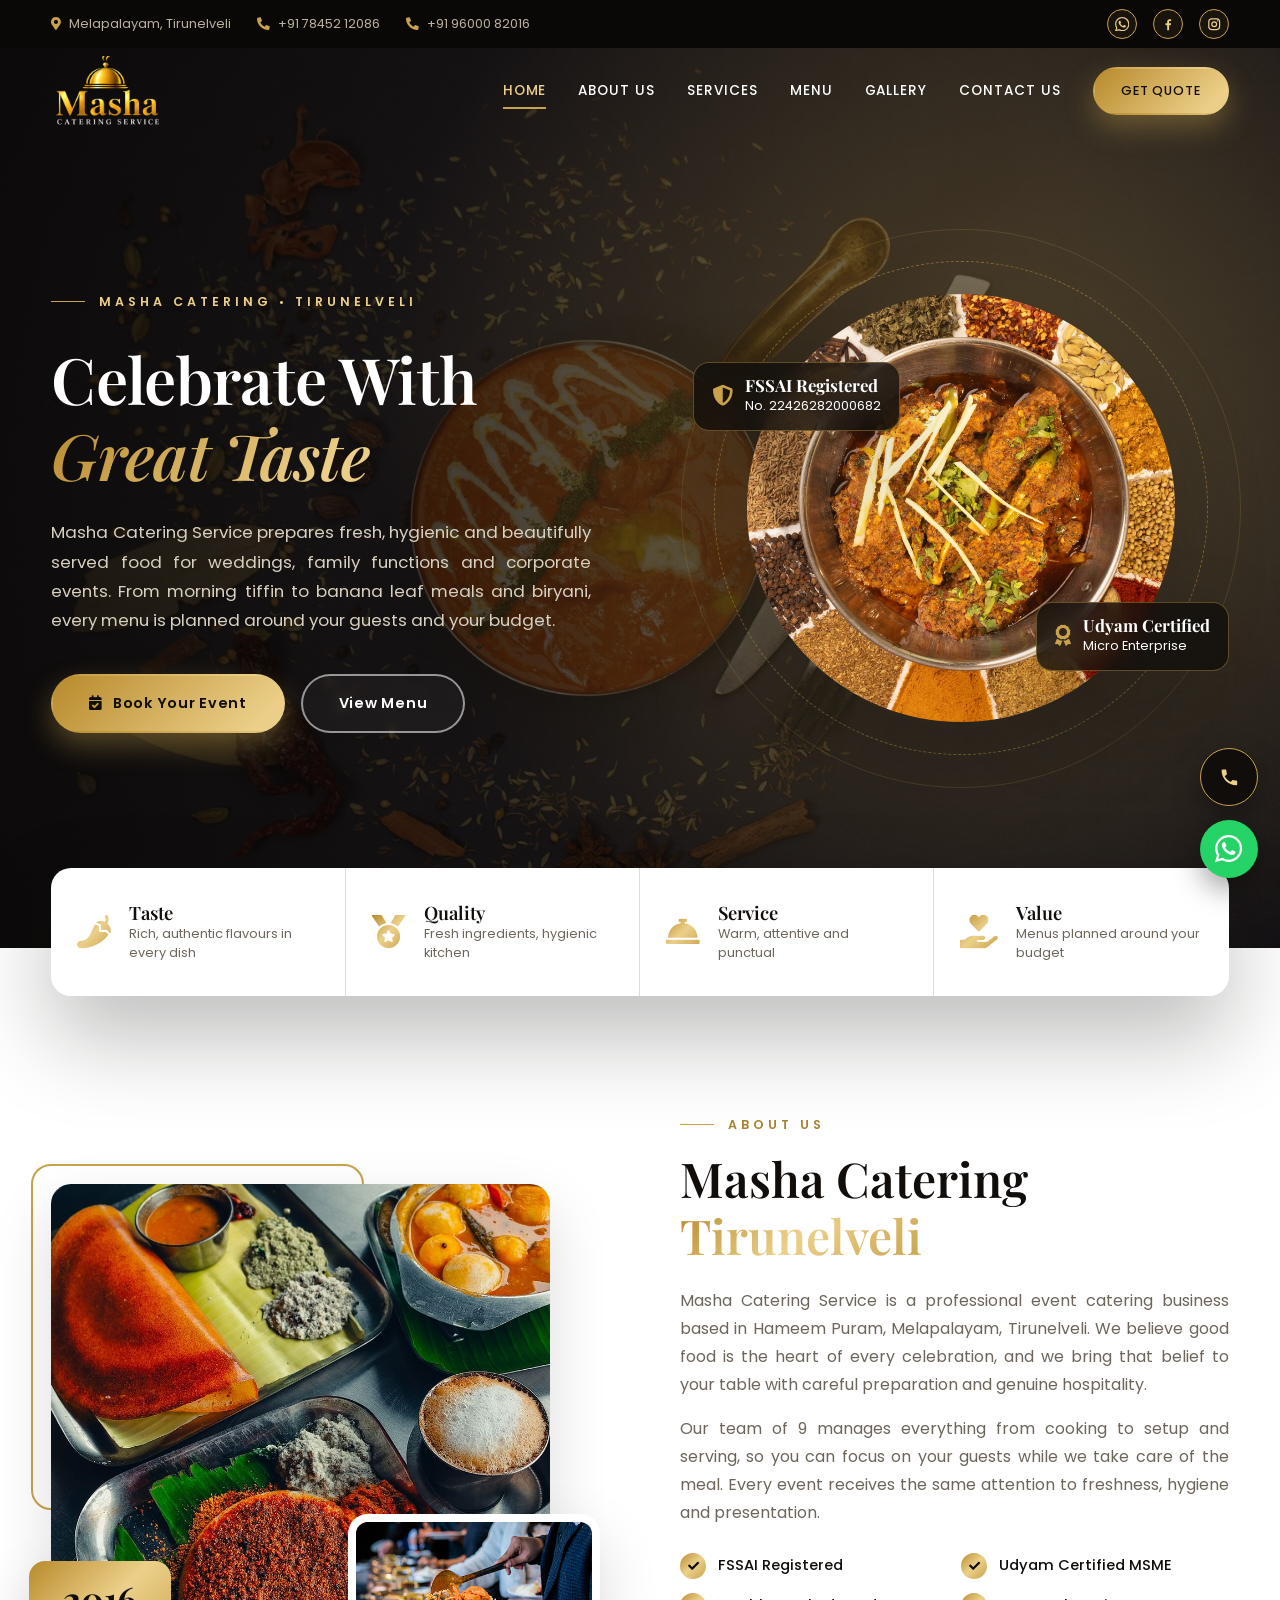
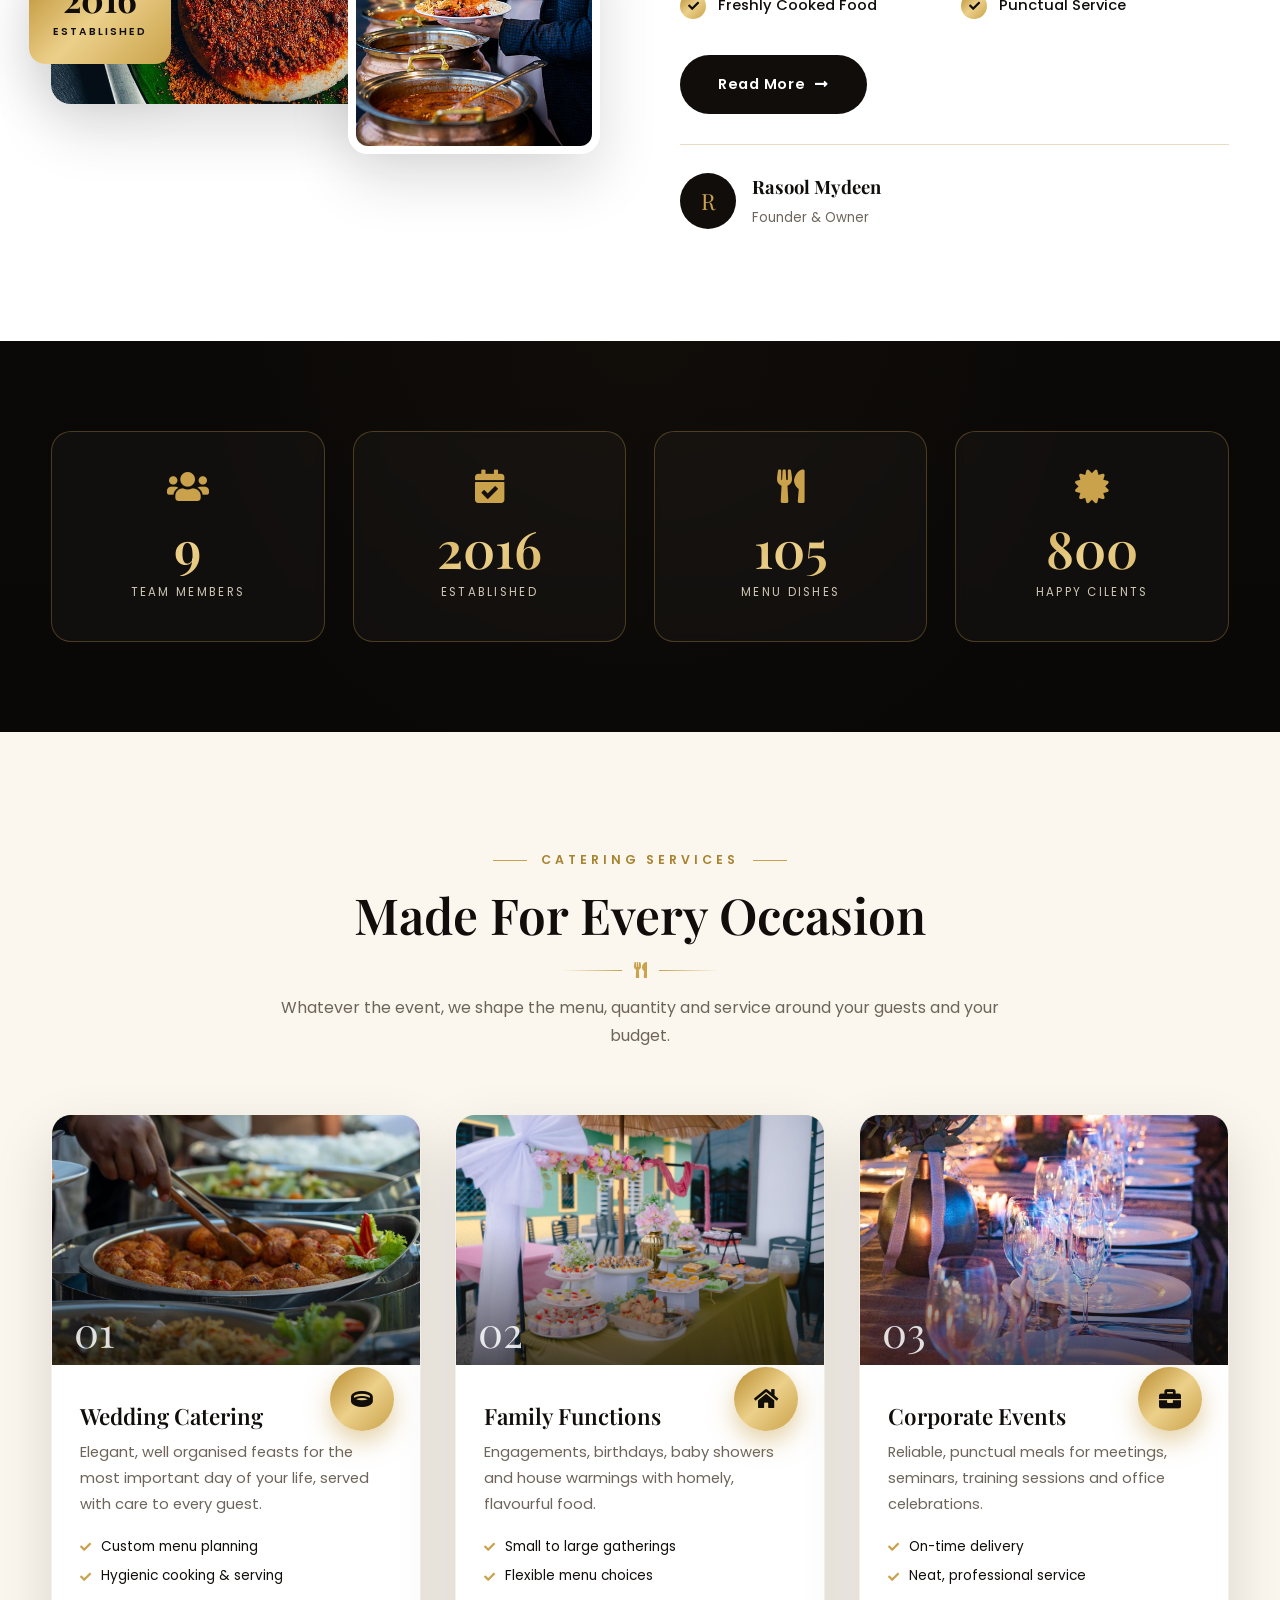
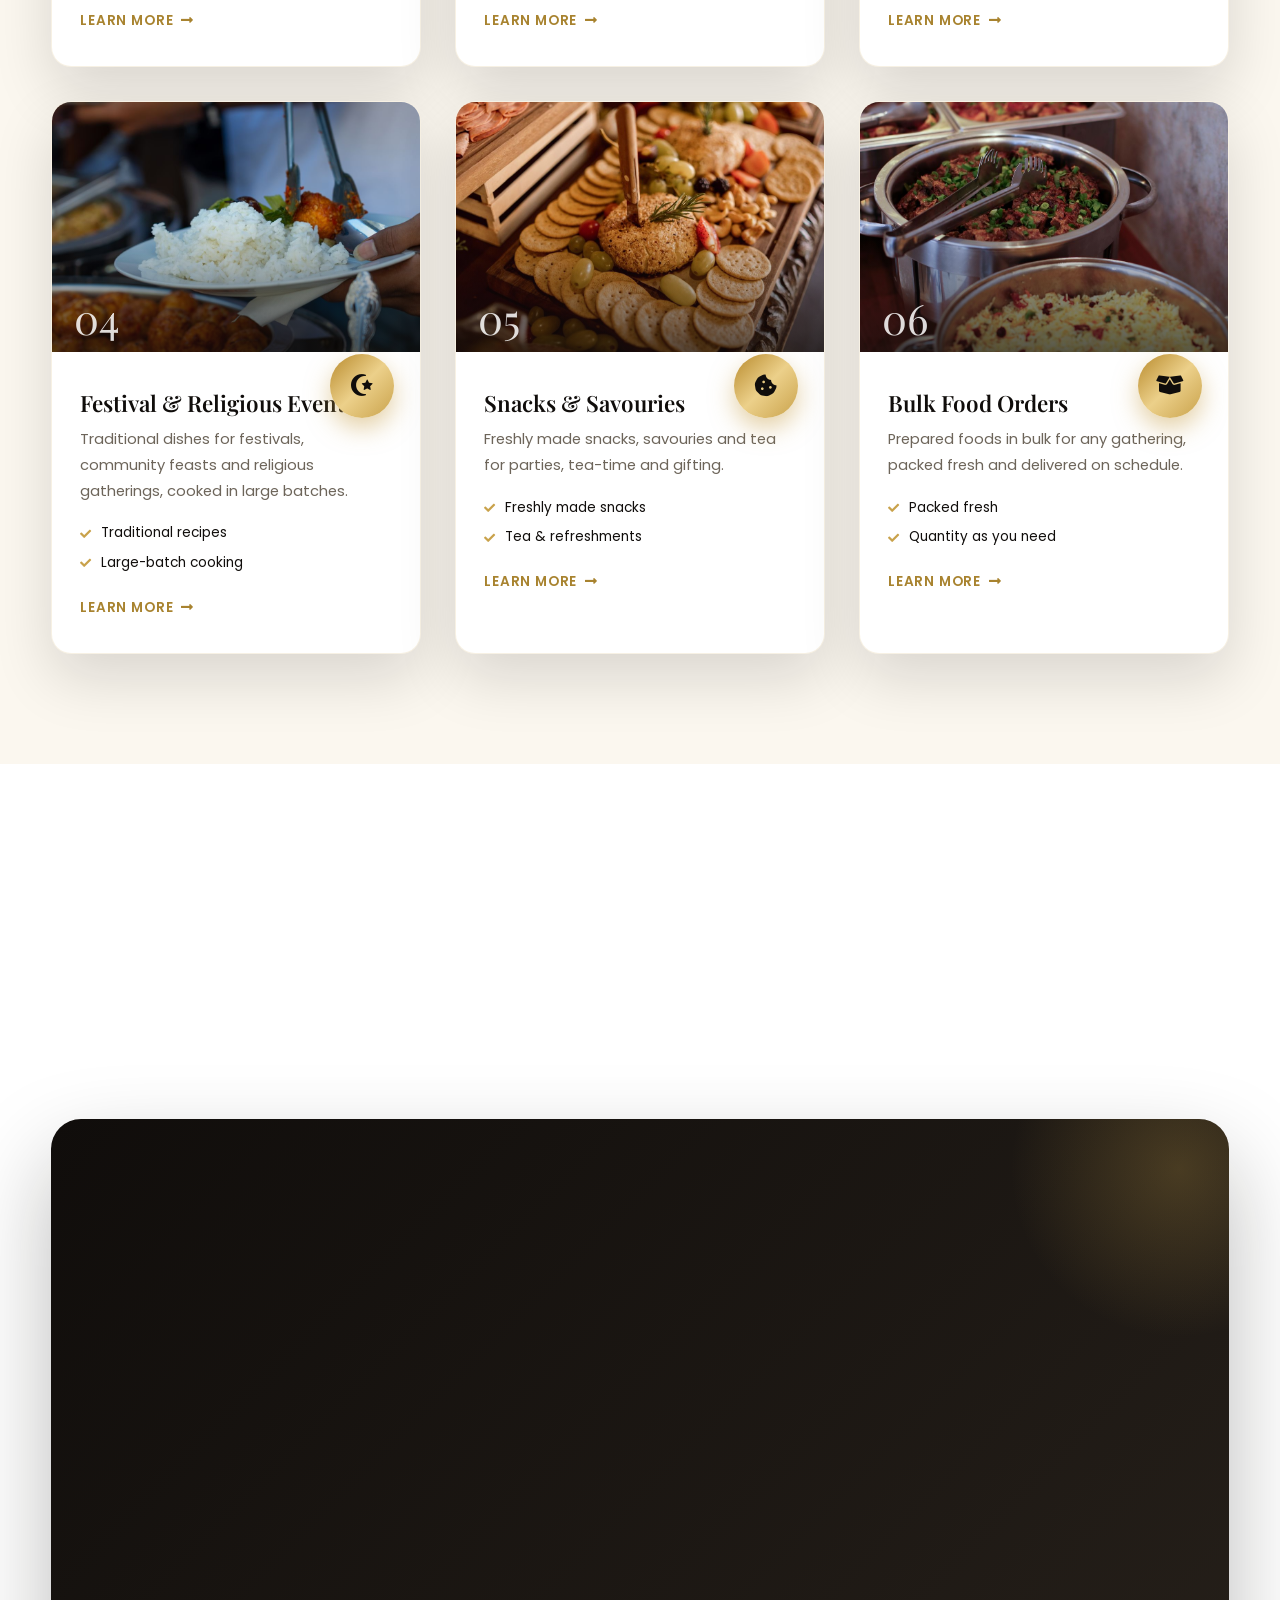
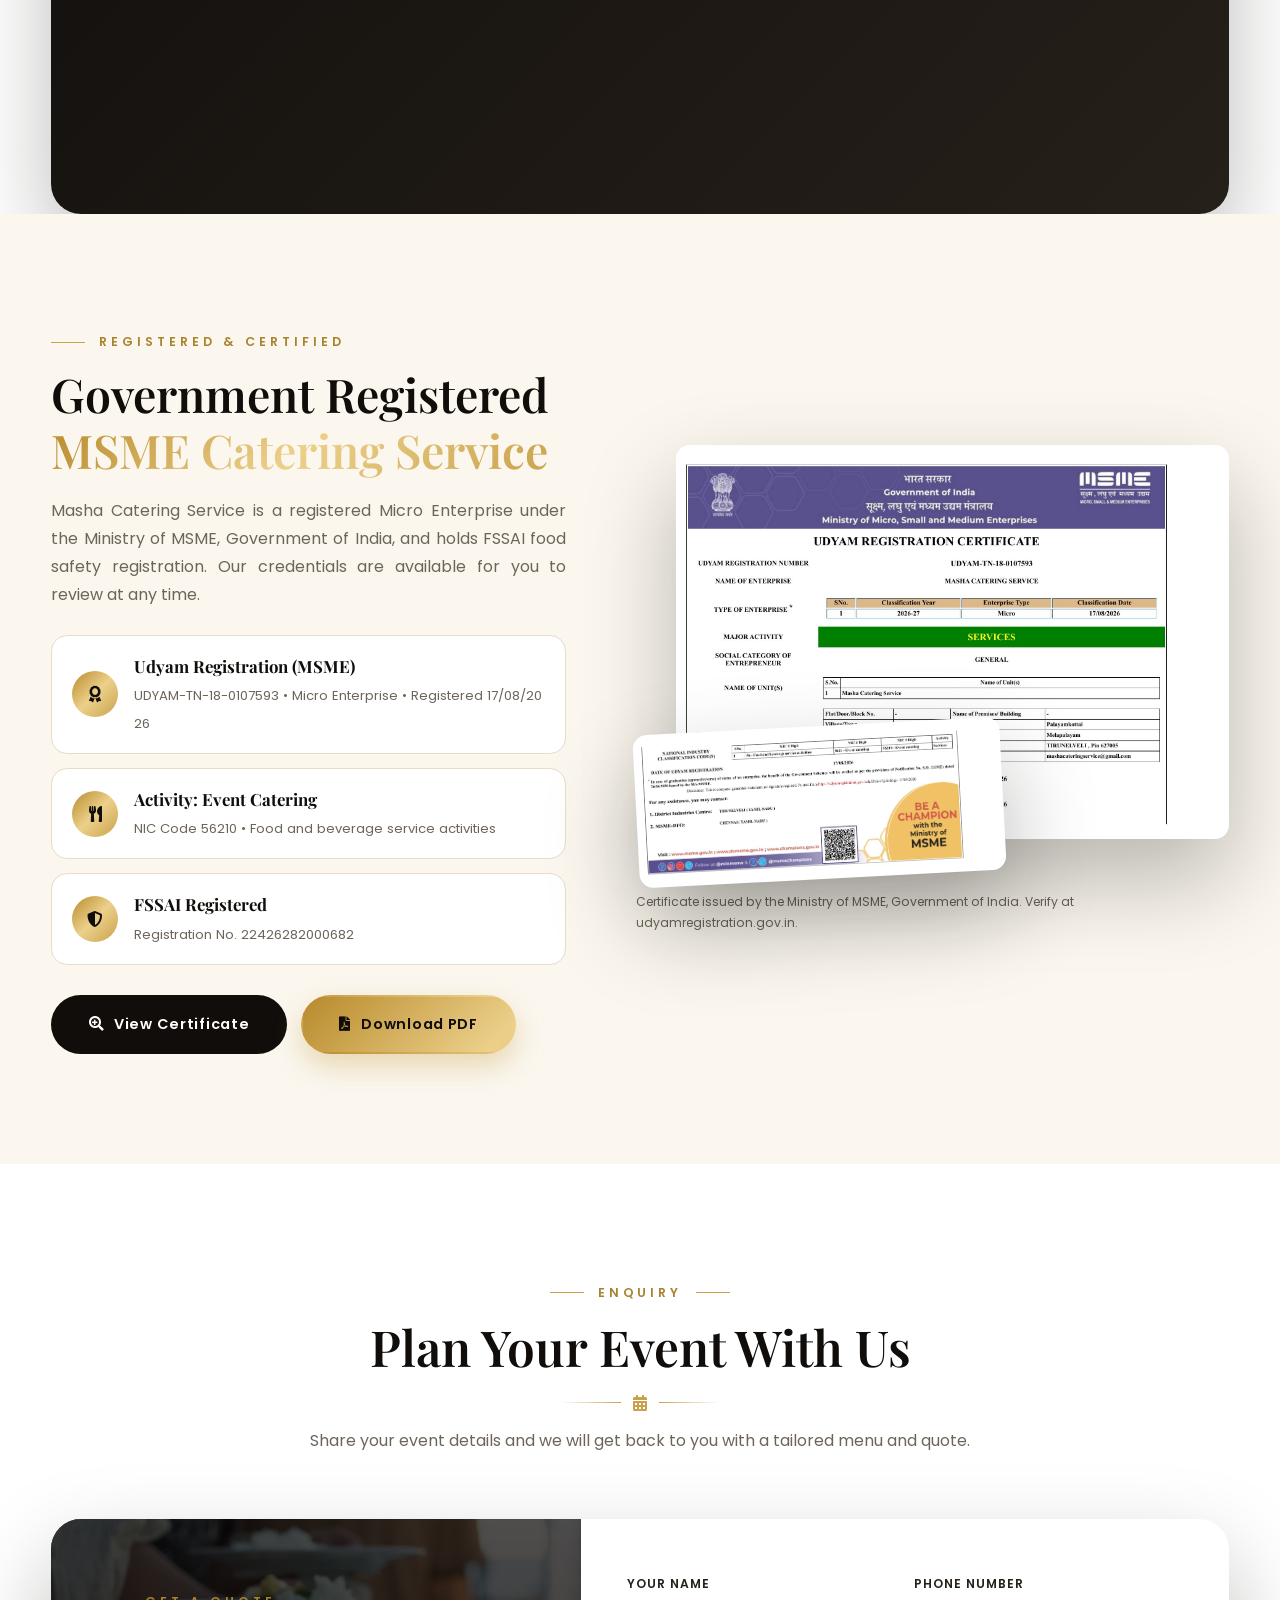
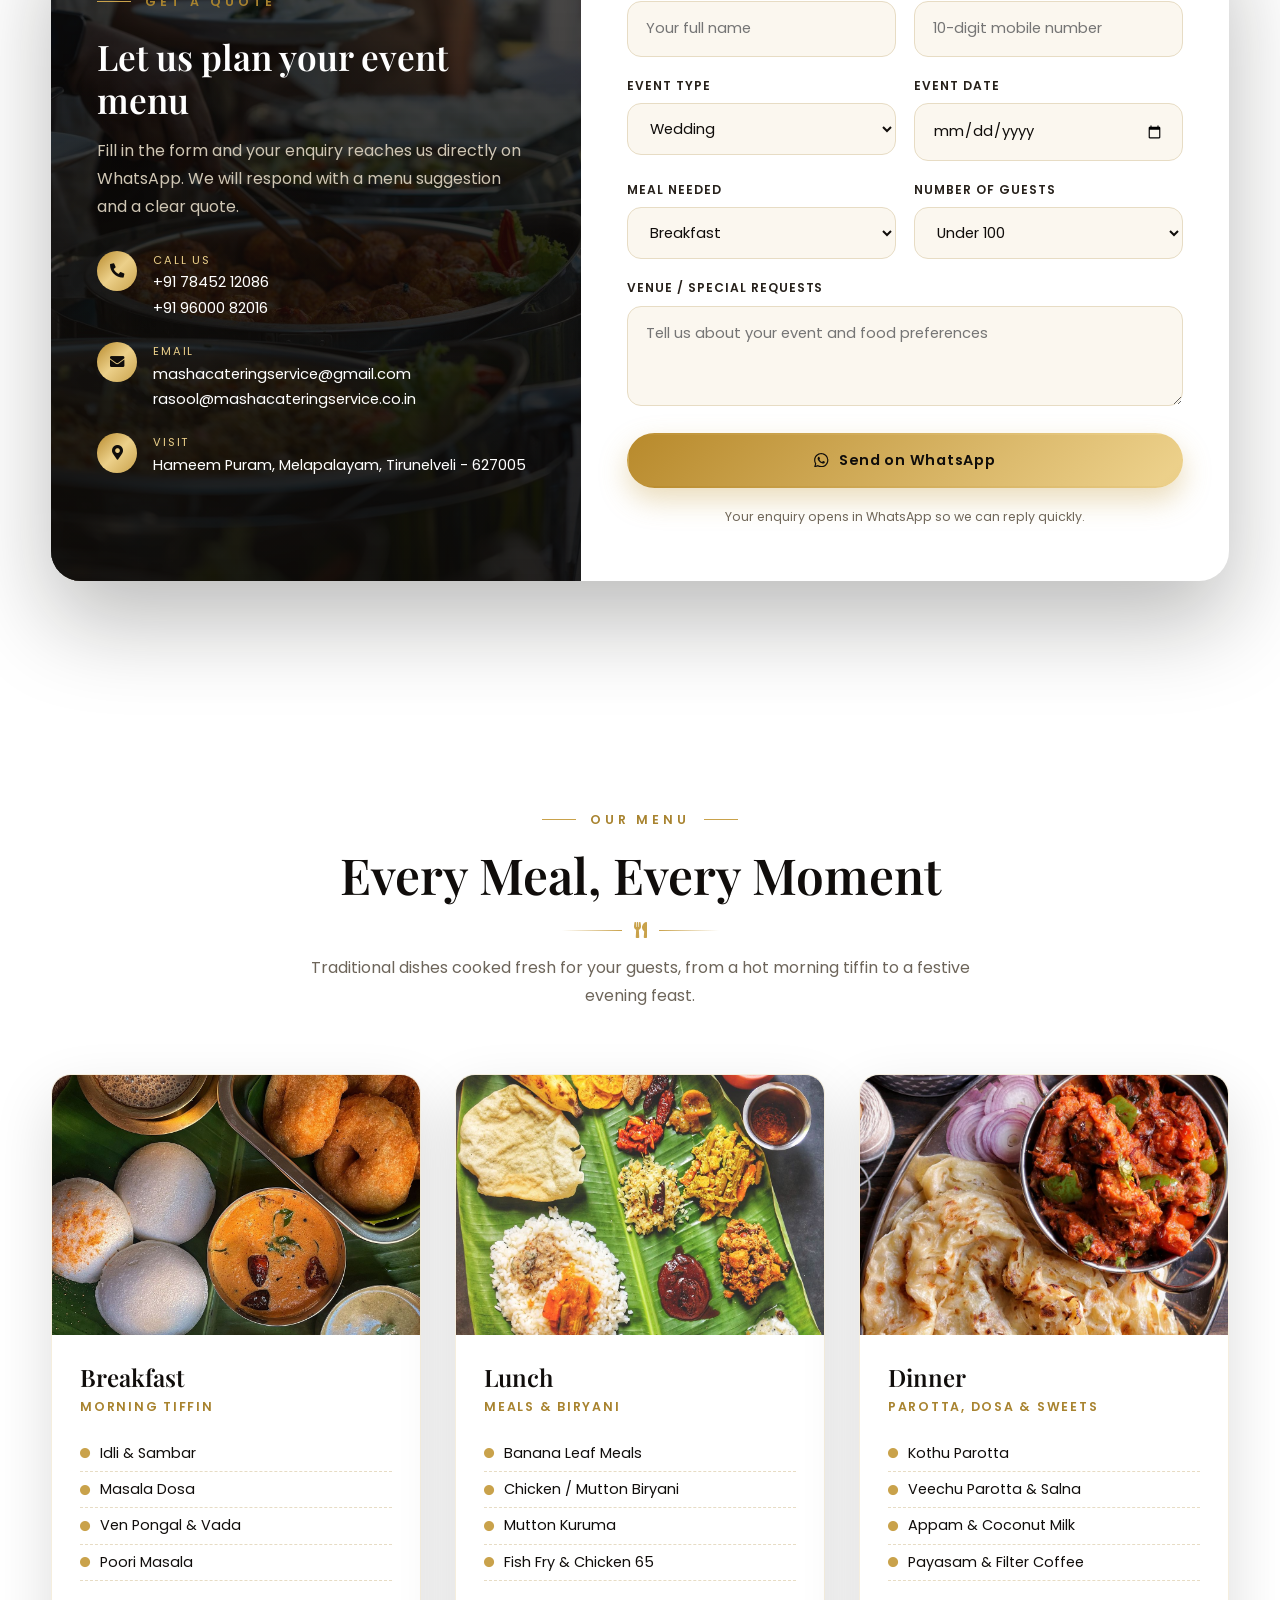
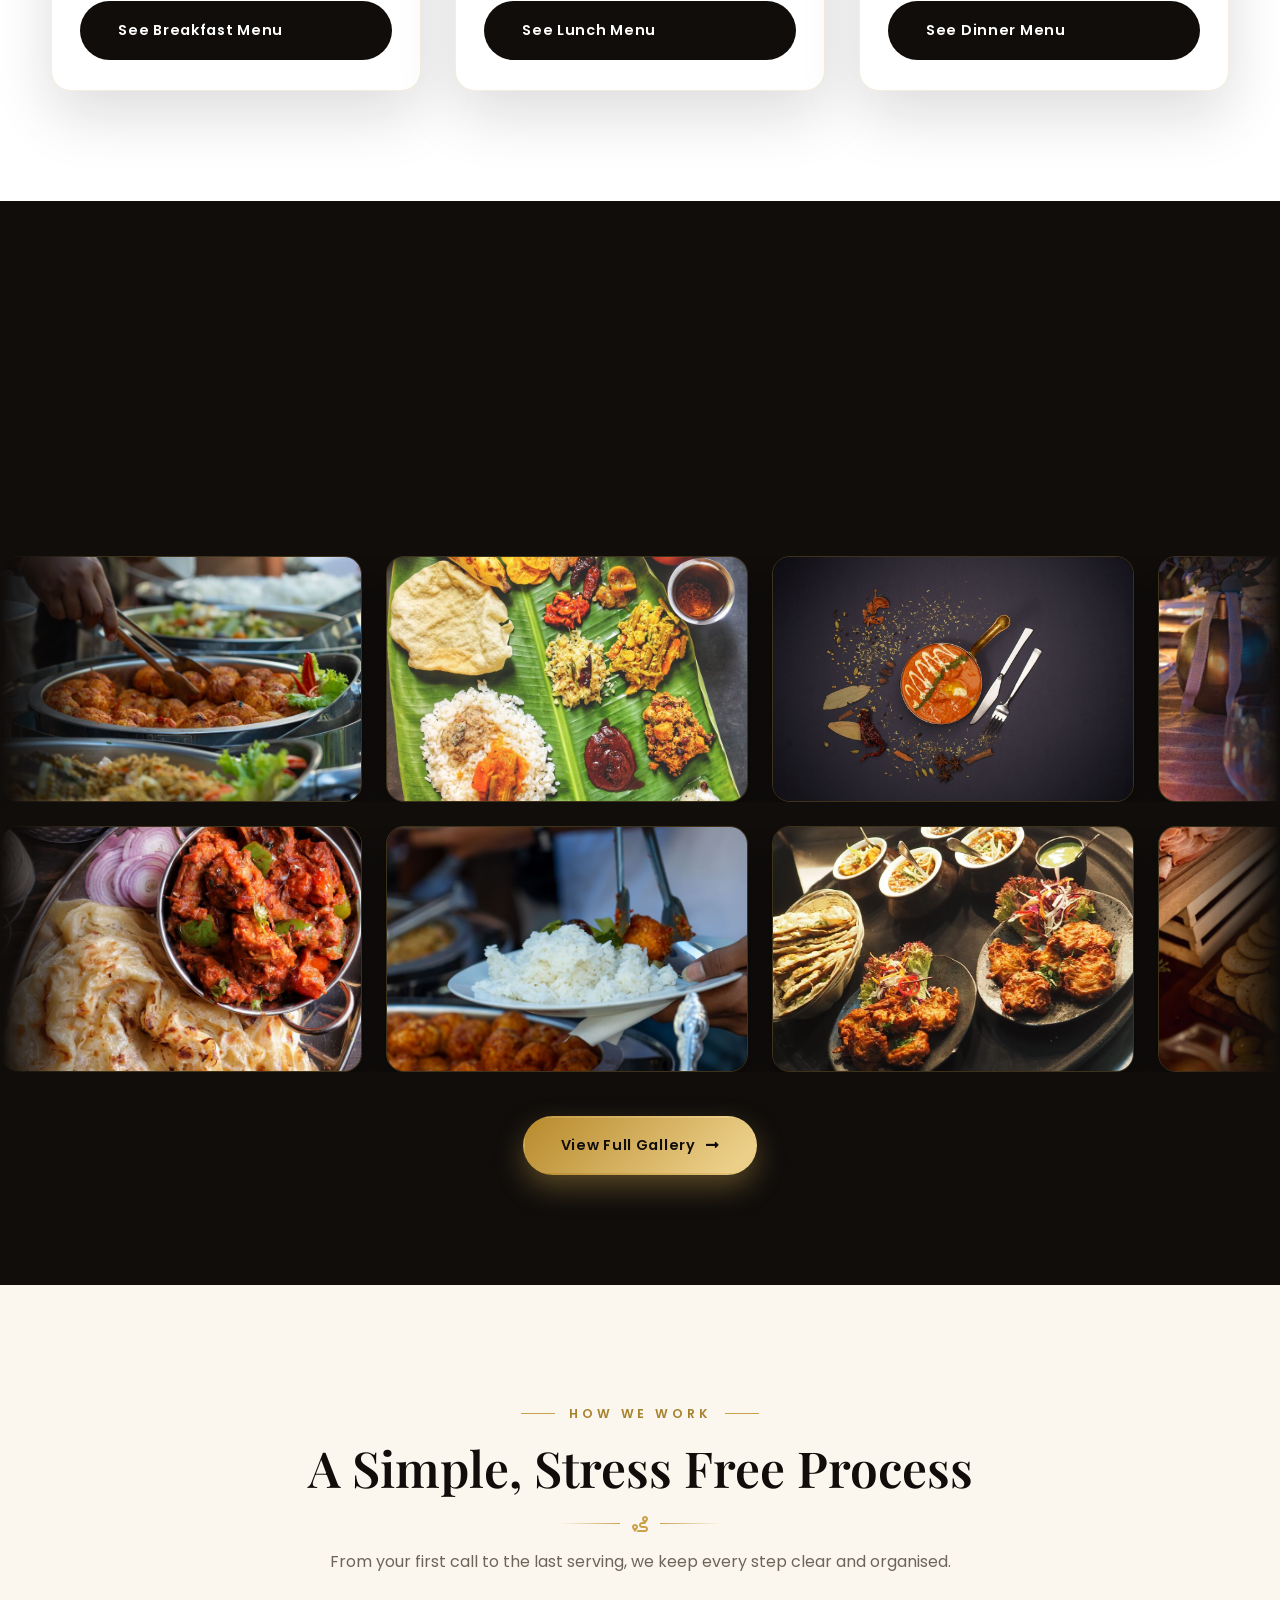
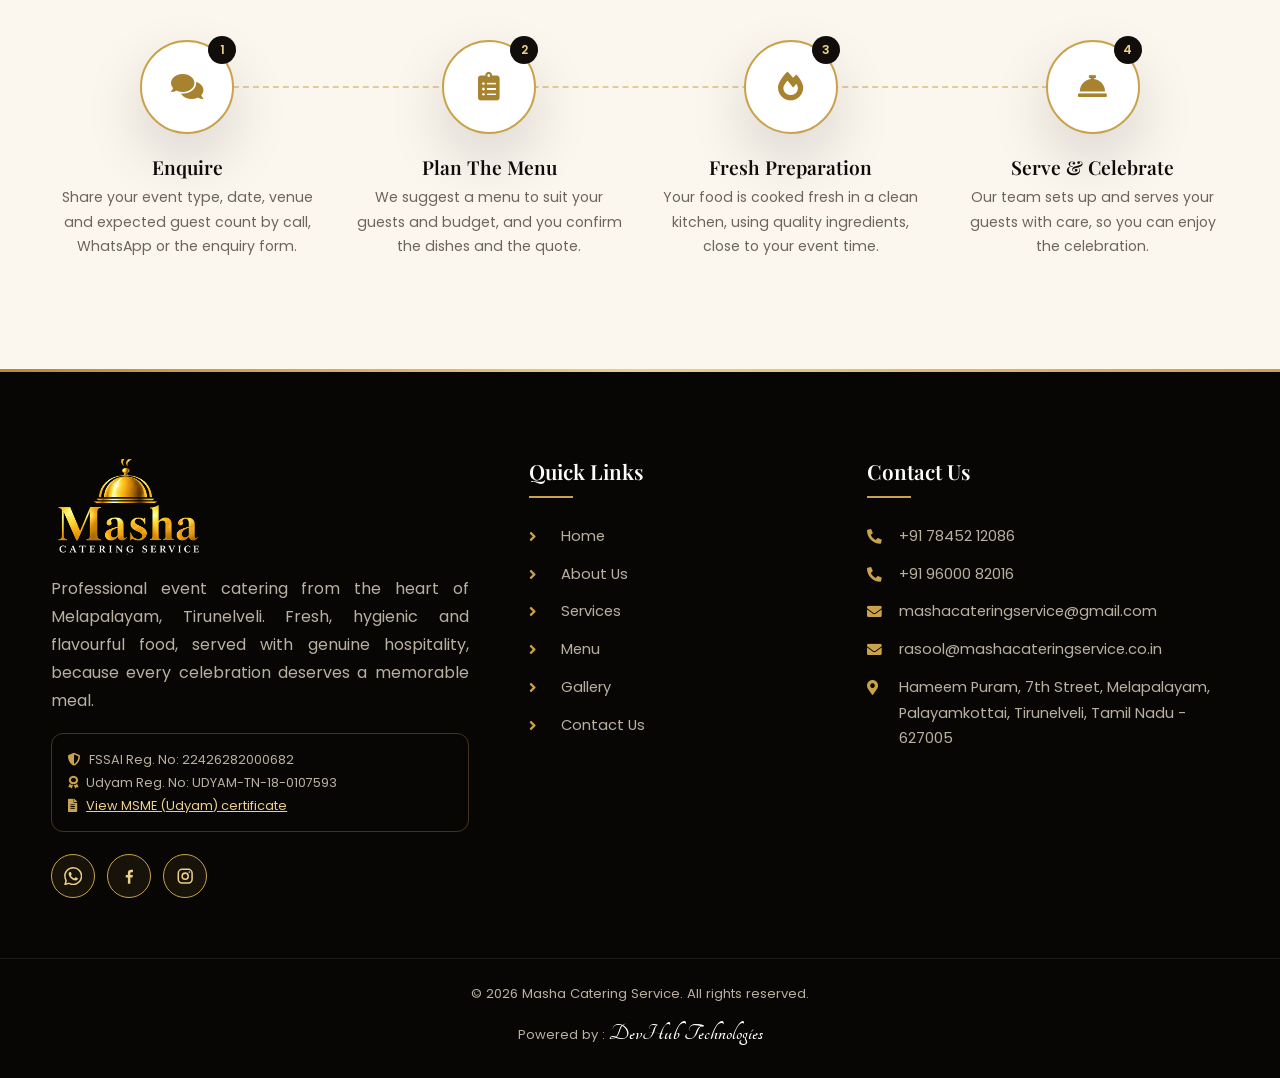
<file: index.html>
<!DOCTYPE html>
<html lang="en">
<head>
<meta charset="utf-8">
<meta name="viewport" content="width=device-width, initial-scale=1.0">
<title>Masha Catering Service | Wedding & Event Caterers in Tirunelveli</title>
<meta name="description" content="Masha Catering Service, FSSAI registered and Udyam certified event caterers in Melapalayam, Tirunelveli. Weddings, family functions, corporate events and bulk food orders.">
<meta name="keywords" content="Masha Catering Service, catering service in Tirunelveli, wedding catering Tirunelveli, event caterers Tirunelveli, Melapalayam catering, biryani catering Tirunelveli, bulk food order Tirunelveli, corporate catering Tirunelveli, FSSAI registered caterers">
<meta property="og:type" content="website">
<meta property="og:title" content="Masha Catering Service | Premium Event Catering in Tirunelveli">
<meta property="og:description" content="Masha Catering Service - FSSAI registered, Udyam certified event caterers in Melapalayam, Tirunelveli. Weddings, family functions, corporate events and bulk food orders.">
<meta property="og:image" content="img/logo.jpg">
<meta name="theme-color" content="#100d0b">
<link rel="icon" href="img/favicon.ico">
<link rel="apple-touch-icon" href="img/icon-512.png">
<link rel="preconnect" href="https://fonts.googleapis.com">
<link rel="preconnect" href="https://fonts.gstatic.com" crossorigin>
<link href="https://fonts.googleapis.com/css2?family=Playfair+Display:ital,wght@0,600;0,700;1,600&family=Poppins:wght@400;500;600&display=swap" rel="stylesheet">
<link href="https://cdnjs.cloudflare.com/ajax/libs/font-awesome/5.15.4/css/all.min.css" rel="stylesheet">
<link href="css/premium.css" rel="stylesheet">
<script type="application/ld+json">
{"@context":"https://schema.org","@type":"FoodEstablishment","name":"Masha Catering Service","image":"img/logo.jpg",
"telephone":"+917845212086","email":"mashacateringservice@gmail.com","servesCuisine":"Event catering",
"address":{"@type":"PostalAddress","streetAddress":"Hameem Puram, 7th Street, Melapalayam","addressLocality":"Tirunelveli","addressRegion":"Tamil Nadu","postalCode":"627005","addressCountry":"IN"}}
</script>
</head>
<body>
<div id="site-header"></div>

<!-- 1. BANNER -->
<section class="hero" id="home" style="padding:0" data-banner="home" data-dishes="podi-dosa,mutton-chukka,ven-pongal,filter-coffee">
  <div class="container hero-grid">
    <div>
      <span class="eyebrow left">Masha Catering &bull; Tirunelveli</span>
      <h1>Celebrate With <em class="gold-text">Great Taste</em></h1>
      <p class="lead" style="text-align: justify;">Masha Catering Service prepares fresh, hygienic and beautifully served food for weddings, family functions and corporate events. From morning tiffin to banana leaf meals and biryani, every menu is planned around your guests and your budget.</p>
      <div class="hero-btns">
        <a href="#" class="btn btn-gold" data-quote><i class="fa fa-calendar-check"></i> Book Your Event</a>
        <a href="menu.html" class="btn btn-outline">View Menu</a>
      </div>
    </div>
    <div class="hero-visual">
      <img src="img/b-01.jpg" alt="Signature chicken biryani platter" width="440" height="440">
      <div class="chip c1"><i class="fa fa-shield-alt"></i><div><b>FSSAI Registered</b>No. 22426282000682</div></div>
      <div class="chip c2"><i class="fa fa-award"></i><div><b>Udyam Certified</b>Micro Enterprise</div></div>
    </div>
  </div>
  <div class="scroll-ind"></div>
</section>

<section class="values">
  <div class="container">
    <div class="values-grid">
      <div class="value"><i class="fa fa-pepper-hot"></i><div><h5>Taste</h5><p>Rich, authentic flavours in every dish</p></div></div>
      <div class="value"><i class="fa fa-medal"></i><div><h5>Quality</h5><p>Fresh ingredients, hygienic kitchen</p></div></div>
      <div class="value"><i class="fa fa-concierge-bell"></i><div><h5>Service</h5><p>Warm, attentive and punctual</p></div></div>
      <div class="value"><i class="fa fa-hand-holding-heart"></i><div><h5>Value</h5><p>Menus planned around your budget</p></div></div>
    </div>
  </div>
</section>

<!-- 2. ABOUT -->
<section>
  <div class="container about-grid">
    <div class="about-imgs reveal">
      <img class="a1" src="img/about-1.jpg" alt="Mutton biryani prepared by Masha Catering" loading="lazy">
      <img class="a2" src="img/about-2.jpg" alt="Kesari sweet" loading="lazy">
      <div class="tag"><b>2016</b><span>Established</span></div>
    </div>
    <div class="about-text reveal d1">
      <span class="eyebrow left">About Us</span>
      <h2>Masha Catering <span class="gold-text">Tirunelveli</span></h2>
      <p style="text-align: justify;">Masha Catering Service is a professional event catering business based in Hameem Puram, Melapalayam, Tirunelveli. We believe good food is the heart of every celebration, and we bring that belief to your table with careful preparation and genuine hospitality.</p>
      <p style="text-align: justify;">Our team of 9 manages everything from cooking to setup and serving, so you can focus on your guests while we take care of the meal. Every event receives the same attention to freshness, hygiene and presentation.</p>
      <ul class="checks">
        <li><i class="fa fa-check"></i> FSSAI Registered</li>
        <li><i class="fa fa-check"></i> Udyam Certified MSME</li>
        <li><i class="fa fa-check"></i> Freshly Cooked Food</li>
        <li><i class="fa fa-check"></i> Punctual Service</li>
      </ul>
      <a href="about.html" class="btn btn-dark">Read More <i class="fa fa-long-arrow-alt-right"></i></a>
      <div class="signature"><div class="av">R</div><div><b>Rasool Mydeen</b><small>Founder &amp; Owner</small></div></div>
    </div>
  </div>
</section>

<!-- 3. COUNTERS -->
<section class="counters">
  <div class="container counter-grid">
    <div class="counter reveal"><i class="fa fa-users"></i><h3 data-count="9">0</h3><p>Team Members</p></div>
    <div class="counter reveal d3"><i class="fa fa-calendar-check"></i><h3 data-count="2016">0</h3><p>Established</p></div>
    <div class="counter reveal d2"><i class="fa fa-utensils"></i><h3 data-count="105">0</h3><p>Menu Dishes</p></div>
    <div class="counter reveal d1"><i class="fa fa-certificate"></i><h3 data-count="800">0</h3><p>Happy Cilents</p></div>
  </div>
</section>



<!-- 4. SERVICES -->
<section class="bg-ivory">
  <div class="container">
    <div class="sec-head reveal"><span class="eyebrow">Catering Services</span><h2>Made For Every Occasion</h2><div class="orn"><i class="fa fa-utensils"></i></div><p>Whatever the event, we shape the menu, quantity and service around your guests and your budget.</p></div>
    <div class="cards">
      <article class="card reveal "><div class="img"><img src="img/wedding.jpg" alt="Wedding catering" loading="lazy"><span class="no">01</span></div><div class="body"><div class="icon"><i class="fa fa-ring"></i></div><h4>Wedding Catering</h4><p>Elegant, well organised feasts for the most important day of your life, served with care to every guest.</p><ul class="feat"><li><i class="fa fa-check"></i>Custom menu planning</li><li><i class="fa fa-check"></i>Hygienic cooking &amp; serving</li></ul><a href="services.html" class="more">Learn more <i class="fa fa-long-arrow-alt-right"></i></a></div></article>
      <article class="card reveal d1"><div class="img"><img src="img/family.jpg" alt="Family function catering" loading="lazy"><span class="no">02</span></div><div class="body"><div class="icon"><i class="fa fa-home"></i></div><h4>Family Functions</h4><p>Engagements, birthdays, baby showers and house warmings with homely, flavourful food.</p><ul class="feat"><li><i class="fa fa-check"></i>Small to large gatherings</li><li><i class="fa fa-check"></i>Flexible menu choices</li></ul><a href="services.html" class="more">Learn more <i class="fa fa-long-arrow-alt-right"></i></a></div></article>
      <article class="card reveal d2"><div class="img"><img src="img/party.jpg" alt="Corporate catering" loading="lazy"><span class="no">03</span></div><div class="body"><div class="icon"><i class="fa fa-briefcase"></i></div><h4>Corporate Events</h4><p>Reliable, punctual meals for meetings, seminars, training sessions and office celebrations.</p><ul class="feat"><li><i class="fa fa-check"></i>On-time delivery</li><li><i class="fa fa-check"></i>Neat, professional service</li></ul><a href="services.html" class="more">Learn more <i class="fa fa-long-arrow-alt-right"></i></a></div></article>
      <article class="card reveal "><div class="img"><img src="img/festival.jpg" alt="Festival catering" loading="lazy"><span class="no">04</span></div><div class="body"><div class="icon"><i class="fa fa-star-and-crescent"></i></div><h4>Festival &amp; Religious Events</h4><p>Traditional dishes for festivals, community feasts and religious gatherings, cooked in large batches.</p><ul class="feat"><li><i class="fa fa-check"></i>Traditional recipes</li><li><i class="fa fa-check"></i>Large-batch cooking</li></ul><a href="services.html" class="more">Learn more <i class="fa fa-long-arrow-alt-right"></i></a></div></article>
      <article class="card reveal d1"><div class="img"><img src="img/snacks.jpg" alt="Snacks and savouries" loading="lazy"><span class="no">05</span></div><div class="body"><div class="icon"><i class="fa fa-cookie-bite"></i></div><h4>Snacks &amp; Savouries</h4><p>Freshly made snacks, savouries and tea for parties, tea-time and gifting.</p><ul class="feat"><li><i class="fa fa-check"></i>Freshly made snacks</li><li><i class="fa fa-check"></i>Tea &amp; refreshments</li></ul><a href="services.html" class="more">Learn more <i class="fa fa-long-arrow-alt-right"></i></a></div></article>
      <article class="card reveal d2"><div class="img"><img src="img/bulk.jpg" alt="Bulk food orders" loading="lazy"><span class="no">06</span></div><div class="body"><div class="icon"><i class="fa fa-box-open"></i></div><h4>Bulk Food Orders</h4><p>Prepared foods in bulk for any gathering, packed fresh and delivered on schedule.</p><ul class="feat"><li><i class="fa fa-check"></i>Packed fresh</li><li><i class="fa fa-check"></i>Quantity as you need</li></ul><a href="services.html" class="more">Learn more <i class="fa fa-long-arrow-alt-right"></i></a></div></article>
    </div>
  </div>
</section>

<!-- 8. WHY CHOOSE US -->
<section style="padding-bottom: 0 !important;">
  <div class="container">
    <div class="sec-head reveal"><span class="eyebrow">Why Choose Us</span><h2>The Masha Difference</h2><div class="orn"><i class="fa fa-star"></i></div><p>Quality, hygiene and trust in every plate we serve.</p></div>
    <div class="why-wrap"><div class="why-grid"><div class="why reveal "><div class="ic"><i class="fa fa-shield-alt"></i></div><h4>FSSAI Registered</h4><p>Registered under the FSS Act, 2006 (No. 22426282000682), following recognised food safety standards.</p></div><div class="why reveal d1"><div class="ic"><i class="fa fa-award"></i></div><h4>Udyam Certified</h4><p>A government-recognised MSME (UDYAM-TN-18-0107593) you can verify and trust.</p></div><div class="why reveal d2"><div class="ic"><i class="fa fa-leaf"></i></div><h4>Fresh &amp; Hygienic</h4><p>Every dish is cooked fresh for your event in a clean, well managed kitchen.</p></div><div class="why reveal "><div class="ic"><i class="fa fa-user-friends"></i></div><h4>Dedicated Team</h4><p>Skilled staff for cooking, setup and serving, so every guest feels looked after.</p></div><div class="why reveal d1"><div class="ic"><i class="fa fa-clock"></i></div><h4>Punctual Service</h4><p>We respect your schedule and plan preparation so food arrives hot and on time.</p></div><div class="why reveal d2"><div class="ic"><i class="fa fa-map-marker-alt"></i></div><h4>Local &amp; Reliable</h4><p>Based in Melapalayam, Tirunelveli, and familiar with local tastes and traditions.</p></div></div></div>
  </div>
</section>

<!-- 9. REGISTRATIONS -->
<section class="bg-ivory" id="registrations">
  <div class="container reg-grid">
    <div class="reg-text reveal">
      <span class="eyebrow left">Registered &amp; Certified</span>
      <h2>Government Registered <span class="gold-text">MSME Catering Service</span></h2>
      <p style="text-align: justify;">Masha Catering Service is a registered Micro Enterprise under the Ministry of MSME, Government of India, and holds FSSAI food safety registration. Our credentials are available for you to review at any time.</p>
      <ul class="reg-list">
        <li><i class="fa fa-award"></i><div><b>Udyam Registration (MSME)</b><small>UDYAM-TN-18-0107593 &bull; Micro Enterprise &bull; Registered 17/08/2026</small></div></li>
        <li><i class="fa fa-utensils"></i><div><b>Activity: Event Catering</b><small>NIC Code 56210 &bull; Food and beverage service activities</small></div></li>
        <li><i class="fa fa-shield-alt"></i><div><b>FSSAI Registered</b><small>Registration No. 22426282000682</small></div></li>
      </ul>
      <div class="reg-btns">
        <a href="img/udyam-1.jpg" class="btn btn-dark" data-cert="0"><i class="fa fa-search-plus"></i> View Certificate</a>
        <a href="docs/Udyam-Registration-Certificate.pdf" class="btn btn-gold" target="_blank" rel="noopener" download><i class="fa fa-file-pdf"></i> Download PDF</a>
      </div>
    </div>
    <div class="reveal d1">
      <div class="cert-stack">
        <a href="img/udyam-1.jpg" class="cert c1" data-cert="0" aria-label="Open Udyam registration certificate"><img src="img/udyam-1.jpg" alt="Udyam Registration Certificate of Masha Catering Service" width="1754" height="1240"><span class="zoom"><i class="fa fa-search-plus"></i> Click to enlarge</span></a>
        <a href="img/udyam-2.jpg" class="cert c2" data-cert="1" aria-label="Open certificate page 2"><img src="img/udyam-2.jpg" alt="Udyam certificate page 2 with NIC code" width="1754" height="694"></a>
      </div>
      <p class="cert-note">Certificate issued by the Ministry of MSME, Government of India. Verify at udyamregistration.gov.in.</p>
    </div>
  </div>
</section>

<!-- 11. ENQUIRY -->
<section id="enquiry">
  <div class="container">
    <div class="sec-head reveal"><span class="eyebrow">Enquiry</span><h2>Plan Your Event With Us</h2><div class="orn"><i class="fa fa-calendar-alt"></i></div><p>Share your event details and we will get back to you with a tailored menu and quote.</p></div>
    <div class="enquiry reveal">
      <div class="enq-side">
        <span class="eyebrow left">Get a Quote</span>
        <h3>Let us plan your event menu</h3>
        <p>Fill in the form and your enquiry reaches us directly on WhatsApp. We will respond with a menu suggestion and a clear quote.</p>
        <ul>
          <li><i class="fa fa-phone-alt"></i><span><small>Call us</small>+91 78452 12086<br>+91 96000 82016</span></li>
          <li><i class="fa fa-envelope"></i><span><small>Email</small>mashacateringservice@gmail.com<br>rasool@mashacateringservice.co.in</span></li>
          <li><i class="fa fa-map-marker-alt"></i><span><small>Visit</small>Hameem Puram, Melapalayam, Tirunelveli - 627005</span></li>
        </ul>
      </div>
      <div data-enquiry-form></div>
    </div>
  </div>
</section>

<!-- 5. MENU HIGHLIGHTS -->
<section>
  <div class="container">
    <div class="sec-head reveal"><span class="eyebrow">Our Menu</span><h2>Every Meal, Every Moment</h2><div class="orn"><i class="fa fa-utensils"></i></div><p>Traditional dishes cooked fresh for your guests, from a hot morning tiffin to a festive evening feast.</p></div>
    <div class="meal-cards">
<article class="meal reveal"><div class="pics"><img src="img/breakfast.jpg" alt="Idli with sambar and chutney" loading="lazy"></div><div class="body"><h4>Breakfast</h4><div class="when">Morning tiffin</div><ul><li><i class="fa fa-circle"></i>Idli &amp; Sambar</li><li><i class="fa fa-circle"></i>Masala Dosa</li><li><i class="fa fa-circle"></i>Ven Pongal &amp; Vada</li><li><i class="fa fa-circle"></i>Poori Masala</li></ul><a href="menu.html#breakfast" class="btn btn-dark">See Breakfast Menu</a></div></article>
<article class="meal reveal d1"><div class="pics"><img src="img/lunch.jpg" alt="Banana leaf meals" loading="lazy"></div><div class="body"><h4>Lunch</h4><div class="when">Meals &amp; biryani</div><ul><li><i class="fa fa-circle"></i>Banana Leaf Meals</li><li><i class="fa fa-circle"></i>Chicken / Mutton Biryani</li><li><i class="fa fa-circle"></i>Mutton Kuruma</li><li><i class="fa fa-circle"></i>Fish Fry &amp; Chicken 65</li></ul><a href="menu.html#lunch" class="btn btn-dark">See Lunch Menu</a></div></article>
<article class="meal reveal d2"><div class="pics"><img src="img/dinner.jpg" alt="Kothu parotta" loading="lazy"></div><div class="body"><h4>Dinner</h4><div class="when">Parotta, dosa &amp; sweets</div><ul><li><i class="fa fa-circle"></i>Kothu Parotta</li><li><i class="fa fa-circle"></i>Veechu Parotta &amp; Salna</li><li><i class="fa fa-circle"></i>Appam &amp; Coconut Milk</li><li><i class="fa fa-circle"></i>Payasam &amp; Filter Coffee</li></ul><a href="menu.html#dinner" class="btn btn-dark">See Dinner Menu</a></div></article>
    </div>
  </div>
</section>

<!-- 7. GALLERY -->
<section class="bg-dark" style="overflow:hidden">
  <div class="container">
    <div class="sec-head reveal"><span class="eyebrow">Gallery</span><h2>A Taste Of Our Work</h2><div class="orn"><i class="fa fa-camera"></i></div><p>A glimpse of the dishes we prepare. Hover to pause, click to open the full gallery.</p></div>
  </div>
  <div data-marquee></div>
  <div data-marquee="rev"></div>
  <div class="container" style="text-align:center;margin-top:44px"><a href="gallery.html" class="btn btn-gold">View Full Gallery <i class="fa fa-long-arrow-alt-right"></i></a></div>
</section>

<!-- 6. PROCESS -->
<section class="bg-ivory">
  <div class="container">
    <div class="sec-head reveal"><span class="eyebrow">How We Work</span><h2>A Simple, Stress Free Process</h2><div class="orn"><i class="fa fa-route"></i></div><p>From your first call to the last serving, we keep every step clear and organised.</p></div>
    <div class="steps">
      <div class="step reveal"><div class="n"><i class="fa fa-comments"></i><small>1</small></div><h5>Enquire</h5><p>Share your event type, date, venue and expected guest count by call, WhatsApp or the enquiry form.</p></div>
      <div class="step reveal d1"><div class="n"><i class="fa fa-clipboard-list"></i><small>2</small></div><h5>Plan The Menu</h5><p>We suggest a menu to suit your guests and budget, and you confirm the dishes and the quote.</p></div>
      <div class="step reveal d2"><div class="n"><i class="fa fa-fire-alt"></i><small>3</small></div><h5>Fresh Preparation</h5><p>Your food is cooked fresh in a clean kitchen, using quality ingredients, close to your event time.</p></div>
      <div class="step reveal d3"><div class="n"><i class="fa fa-concierge-bell"></i><small>4</small></div><h5>Serve &amp; Celebrate</h5><p>Our team sets up and serves your guests with care, so you can enjoy the celebration.</p></div>
    </div>
  </div>
</section>


<!-- 10. FAQ -->
<!-- <section>
  <div class="container">
    <div class="sec-head reveal"><span class="eyebrow">Questions</span><h2>Frequently Asked Questions</h2><div class="orn"><i class="fa fa-question-circle"></i></div><p>Quick answers to the things our clients ask us most.</p></div>
    <div class="faq-wrap"><details class="faq-i reveal"><summary>How early should I book my event?<i class="fa fa-plus"></i></summary><div class="faq-a"><p>We recommend contacting us as early as possible, especially for weddings and festival dates. Share your date, venue and guest count, and we will confirm availability and send you a quote.</p></div></details><details class="faq-i reveal"><summary>Can the menu be customised?<i class="fa fa-plus"></i></summary><div class="faq-a"><p>Yes. Every menu is planned around your event, your guests and your budget. Choose dishes from our menu page, add them to your enquiry, and we will refine the rest with you.</p></div></details><details class="faq-i reveal"><summary>Do you offer vegetarian and non-vegetarian menus?<i class="fa fa-plus"></i></summary><div class="faq-a"><p>Yes. We offer both vegetarian and non-vegetarian dishes, and you can filter the menu page by diet to plan the right mix for your guests.</p></div></details><details class="faq-i reveal"><summary>Do you provide serving staff?<i class="fa fa-plus"></i></summary><div class="faq-a"><p>Yes. Our team looks after cooking, setup and serving. For larger events we plan the team size around your guest count so every guest is served on time.</p></div></details><details class="faq-i reveal"><summary>How is the quote prepared?<i class="fa fa-plus"></i></summary><div class="faq-a"><p>The quote depends on your menu, guest count, meal timing and venue. Send us an enquiry and we will prepare a clear, itemised quote with no obligation.</p></div></details><details class="faq-i reveal"><summary>Are you a registered business?<i class="fa fa-plus"></i></summary><div class="faq-a"><p>Yes. Masha Catering Service holds FSSAI registration (No. 22426282000682) and Udyam (MSME) registration (UDYAM-TN-18-0107593). You can view the certificate on this website.</p></div></details></div>
  </div>
</section> -->




<div id="site-footer"></div>
<script src="js/site.js"></script>
</body>
</html>
</file>
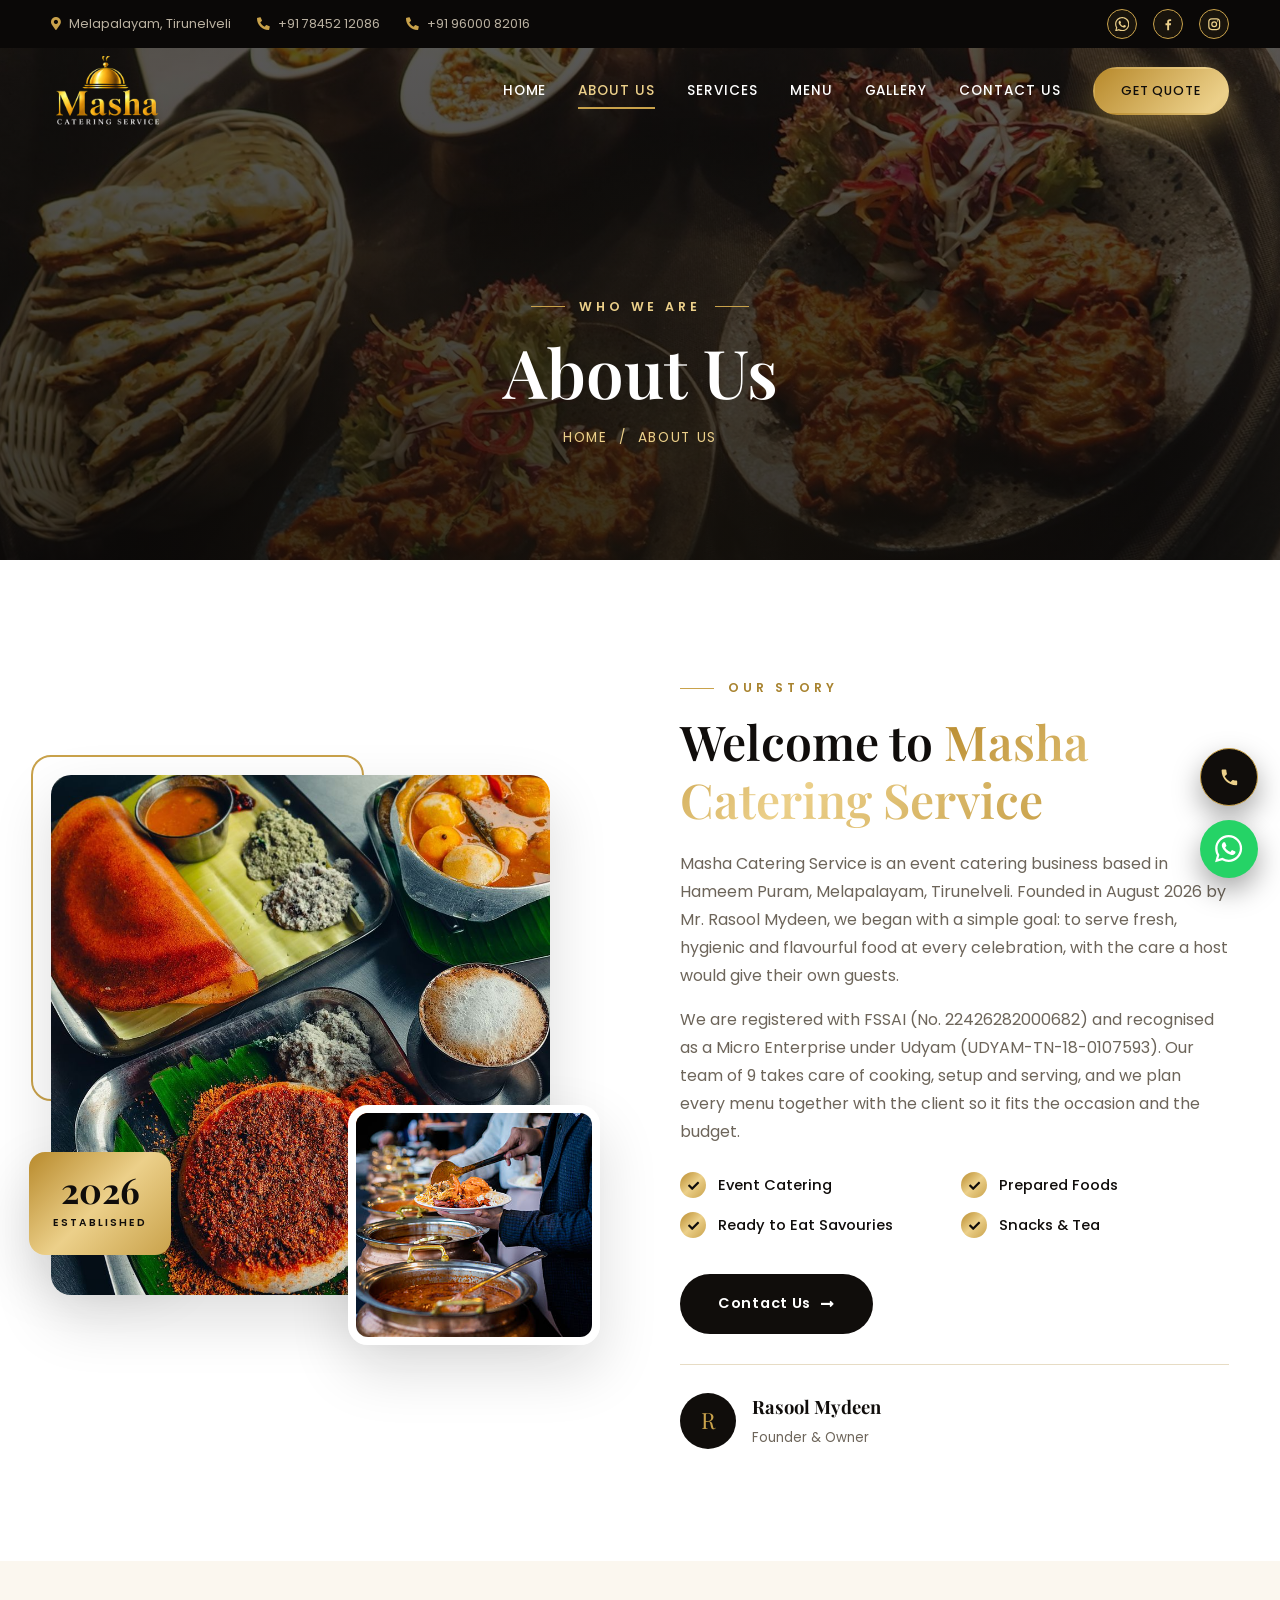
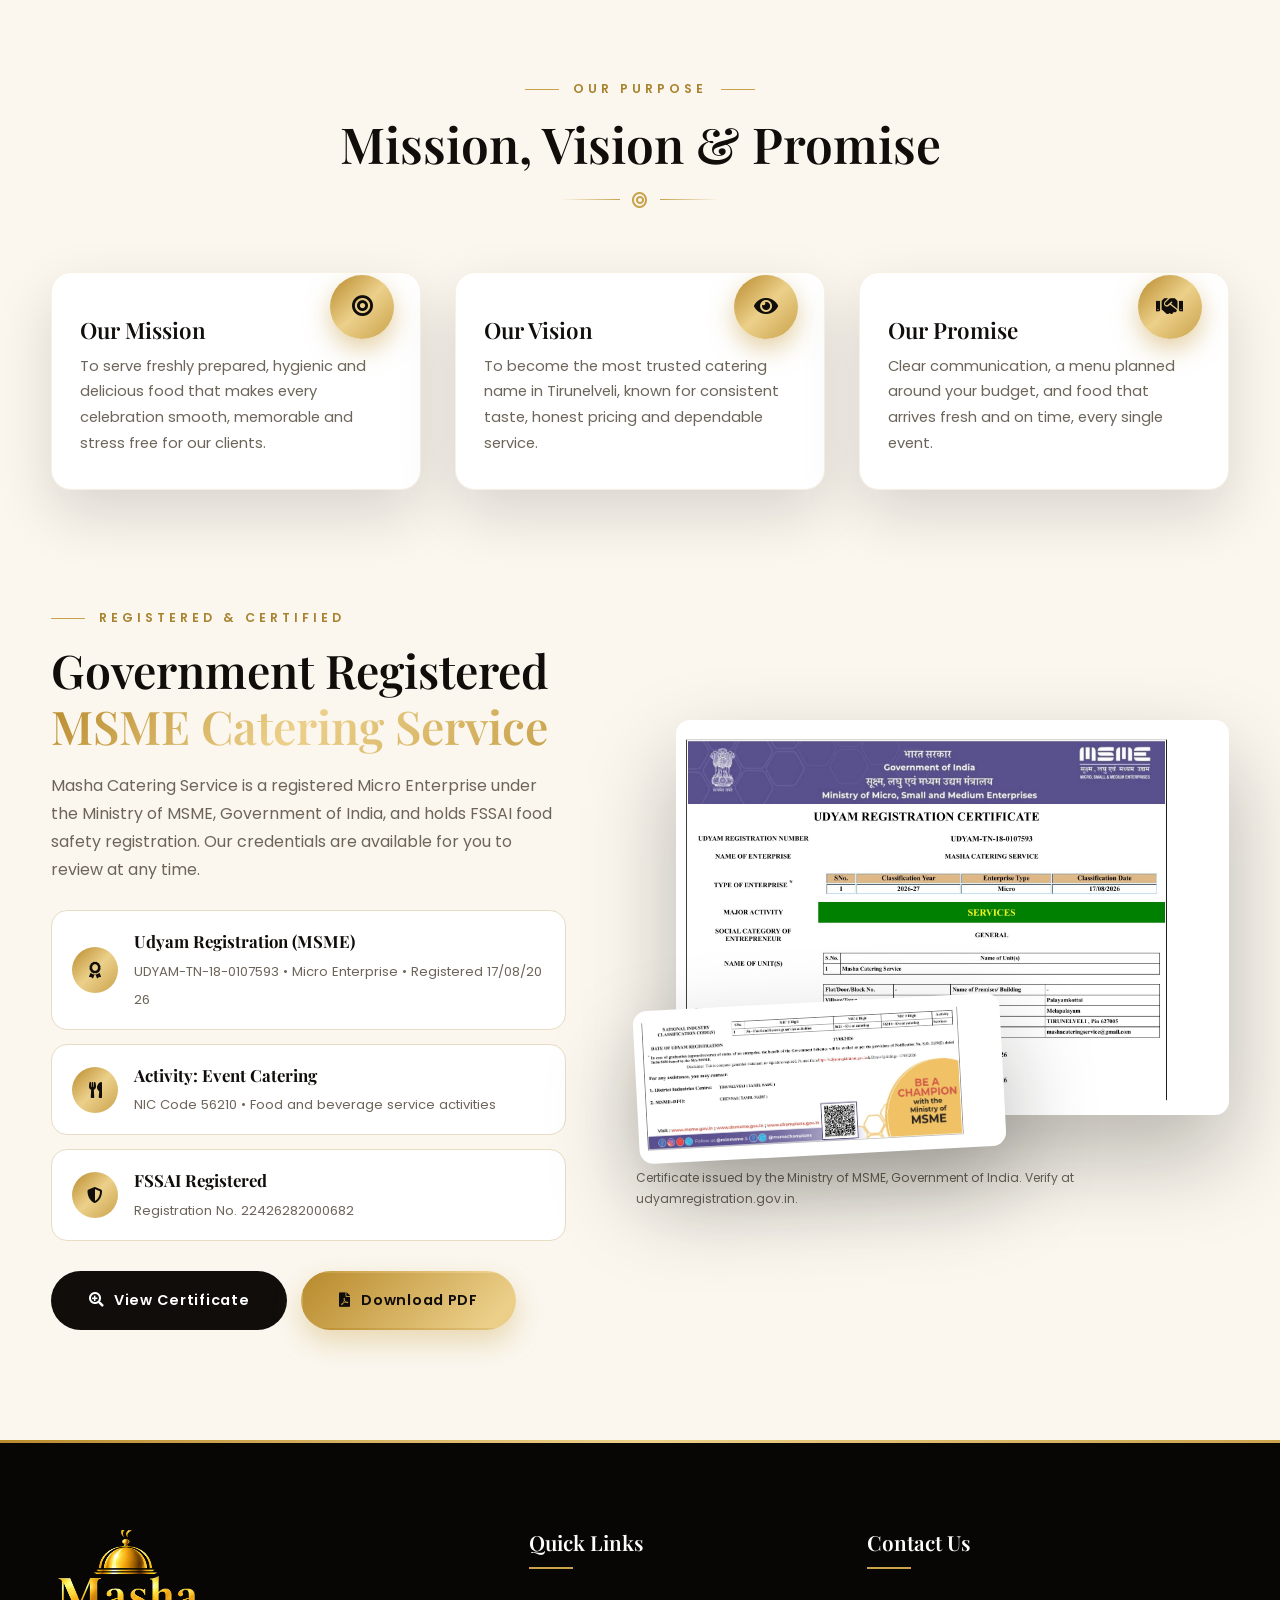
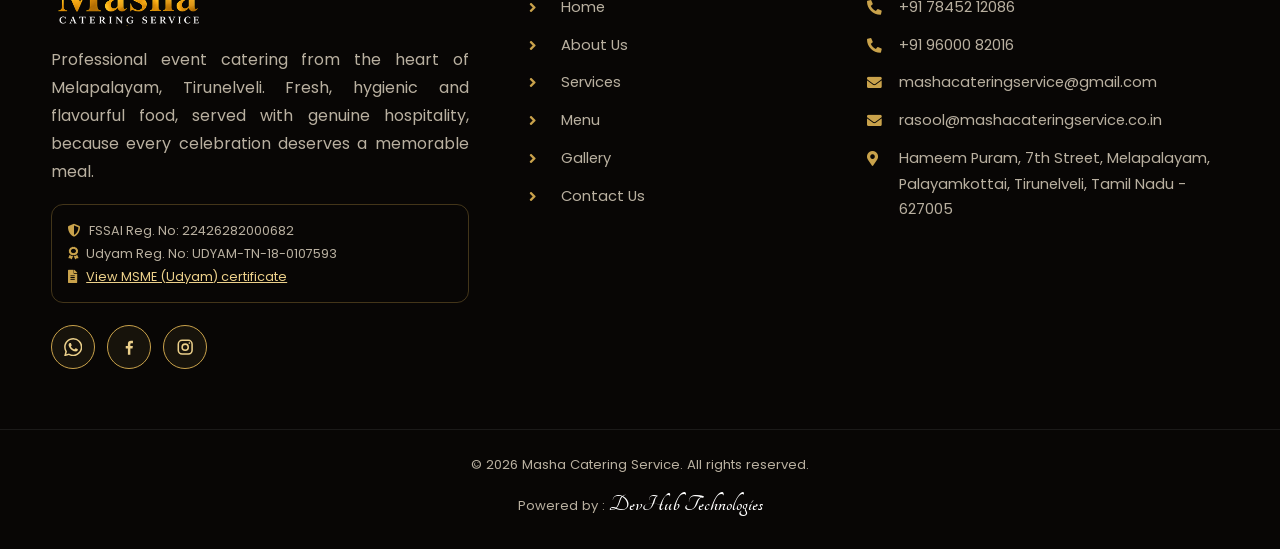
<file: about.html>
<!DOCTYPE html>
<html lang="en">
<head>
<meta charset="utf-8">
<meta name="viewport" content="width=device-width, initial-scale=1.0">
<title>About Us | Masha Catering Service, Melapalayam Tirunelveli</title>
<meta name="description" content="Know about Masha Catering Service, established in 2016 by Rasool Mydeen. A team of 9 serving fresh, hygienic event food in Tirunelveli.">
<meta name="keywords" content="about Masha Catering, caterers in Melapalayam, catering team Tirunelveli, Rasool Mydeen"><meta property="og:type" content="website">
<meta property="og:title" content="About Us | Masha Catering Service, Tirunelveli">
<meta property="og:description" content="Learn about Masha Catering Service, an FSSAI registered and Udyam certified event catering business in Melapalayam, Tirunelveli.">
<meta property="og:image" content="img/logo.jpg">
<meta name="theme-color" content="#100d0b">
<link rel="icon" href="img/favicon.ico">
<link rel="apple-touch-icon" href="img/icon-512.png">
<link rel="preconnect" href="https://fonts.googleapis.com">
<link rel="preconnect" href="https://fonts.gstatic.com" crossorigin>
<link href="https://fonts.googleapis.com/css2?family=Playfair+Display:ital,wght@0,600;0,700;1,600&family=Poppins:wght@400;500;600&display=swap" rel="stylesheet">
<link href="https://cdnjs.cloudflare.com/ajax/libs/font-awesome/5.15.4/css/all.min.css" rel="stylesheet">
<link href="css/premium.css" rel="stylesheet">
</head>
<body>
<div id="site-header"></div>

<section class="page-banner" style="padding-bottom:110px" data-banner="about" data-dishes="rasam,curd-rice,ven-pongal">
  <div class="container"><span class="eyebrow">Who We Are</span><h1>About Us</h1><div class="crumbs"><a href="index.html">Home</a> &nbsp;/&nbsp; About Us</div></div>
</section>

<section>
  <div class="container about-grid">
    <div class="about-imgs reveal">
      <img class="a1" src="img/about-1.jpg" alt="Mutton biryani by Masha Catering" loading="lazy">
      <img class="a2" src="img/about-2.jpg" alt="Kesari sweet" loading="lazy">
      <div class="tag"><b>2026</b><span>Established</span></div>
    </div>
    <div class="about-text reveal d1">
      <span class="eyebrow left">Our Story</span>
      <h2>Welcome to <span class="gold-text">Masha Catering Service</span></h2>
      <p>Masha Catering Service is an event catering business based in Hameem Puram, Melapalayam, Tirunelveli. Founded in August 2026 by Mr. Rasool Mydeen, we began with a simple goal: to serve fresh, hygienic and flavourful food at every celebration, with the care a host would give their own guests.</p>
      <p>We are registered with FSSAI (No. 22426282000682) and recognised as a Micro Enterprise under Udyam (UDYAM-TN-18-0107593). Our team of 9 takes care of cooking, setup and serving, and we plan every menu together with the client so it fits the occasion and the budget.</p>
      <ul class="checks">
        <li><i class="fa fa-check"></i> Event Catering</li>
        <li><i class="fa fa-check"></i> Prepared Foods</li>
        <li><i class="fa fa-check"></i> Ready to Eat Savouries</li>
        <li><i class="fa fa-check"></i> Snacks &amp; Tea</li>
      </ul>
      <a href="contact.html" class="btn btn-dark">Contact Us <i class="fa fa-long-arrow-alt-right"></i></a>
      <div class="signature"><div class="av">R</div><div><b>Rasool Mydeen</b><small>Founder &amp; Owner</small></div></div>
    </div>
  </div>
</section>

<section class="bg-ivory">
  <div class="container">
    <div class="sec-head reveal"><span class="eyebrow">Our Purpose</span><h2>Mission, Vision &amp; Promise</h2><div class="orn"><i class="fa fa-bullseye"></i></div></div>
    <div class="cards">
      <div class="card reveal"><div class="body" style="padding-top:44px"><div class="icon"><i class="fa fa-bullseye"></i></div><h4>Our Mission</h4><p style="margin:0">To serve freshly prepared, hygienic and delicious food that makes every celebration smooth, memorable and stress free for our clients.</p></div></div>
      <div class="card reveal d1"><div class="body" style="padding-top:44px"><div class="icon"><i class="fa fa-eye"></i></div><h4>Our Vision</h4><p style="margin:0">To become the most trusted catering name in Tirunelveli, known for consistent taste, honest pricing and dependable service.</p></div></div>
      <div class="card reveal d2"><div class="body" style="padding-top:44px"><div class="icon"><i class="fa fa-handshake"></i></div><h4>Our Promise</h4><p style="margin:0">Clear communication, a menu planned around your budget, and food that arrives fresh and on time, every single event.</p></div></div>
    </div>
  </div>
</section>

<section class="bg-ivory" id="registrations" style="padding-top: 0 !important;">
  <div class="container reg-grid">
    <div class="reg-text reveal">
      <span class="eyebrow left">Registered &amp; Certified</span>
      <h2>Government Registered <span class="gold-text">MSME Catering Service</span></h2>
      <p>Masha Catering Service is a registered Micro Enterprise under the Ministry of MSME, Government of India, and holds FSSAI food safety registration. Our credentials are available for you to review at any time.</p>
      <ul class="reg-list">
        <li><i class="fa fa-award"></i><div><b>Udyam Registration (MSME)</b><small>UDYAM-TN-18-0107593 &bull; Micro Enterprise &bull; Registered 17/08/2026</small></div></li>
        <li><i class="fa fa-utensils"></i><div><b>Activity: Event Catering</b><small>NIC Code 56210 &bull; Food and beverage service activities</small></div></li>
        <li><i class="fa fa-shield-alt"></i><div><b>FSSAI Registered</b><small>Registration No. 22426282000682</small></div></li>
      </ul>
      <div class="reg-btns">
        <a href="img/udyam-1.jpg" class="btn btn-dark" data-cert="0"><i class="fa fa-search-plus"></i> View Certificate</a>
        <a href="docs/Udyam-Registration-Certificate.pdf" class="btn btn-gold" target="_blank" rel="noopener" download><i class="fa fa-file-pdf"></i> Download PDF</a>
      </div>
    </div>
    <div class="reveal d1">
      <div class="cert-stack">
        <a href="img/udyam-1.jpg" class="cert c1" data-cert="0" aria-label="Open Udyam registration certificate"><img src="img/udyam-1.jpg" alt="Udyam Registration Certificate of Masha Catering Service" width="1754" height="1240"><span class="zoom"><i class="fa fa-search-plus"></i> Click to enlarge</span></a>
        <a href="img/udyam-2.jpg" class="cert c2" data-cert="1" aria-label="Open certificate page 2"><img src="img/udyam-2.jpg" alt="Udyam certificate page 2 with NIC code" width="1754" height="694"></a>
      </div>
      <p class="cert-note">Certificate issued by the Ministry of MSME, Government of India. Verify at udyamregistration.gov.in.</p>
    </div>
  </div>
</section>


<div id="site-footer"></div>
<script src="js/site.js"></script>
</body>
</html>
</file>
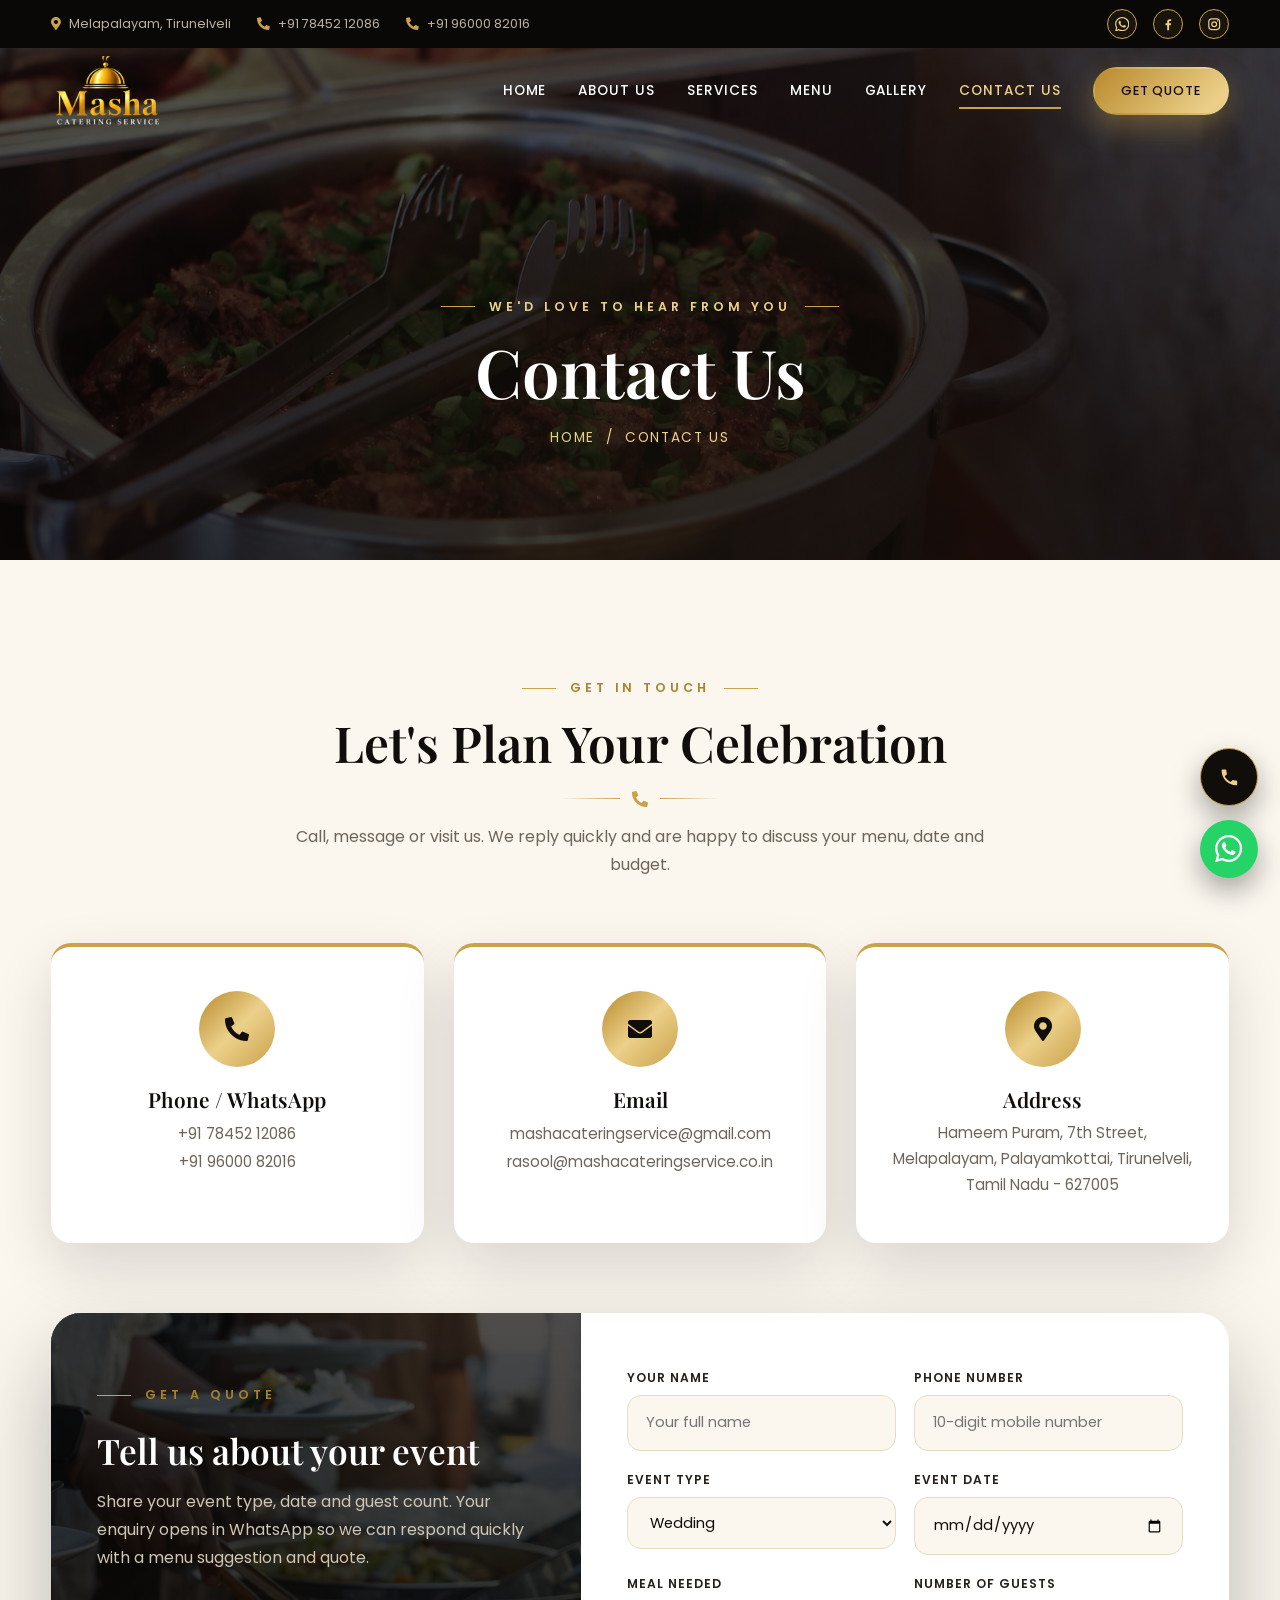
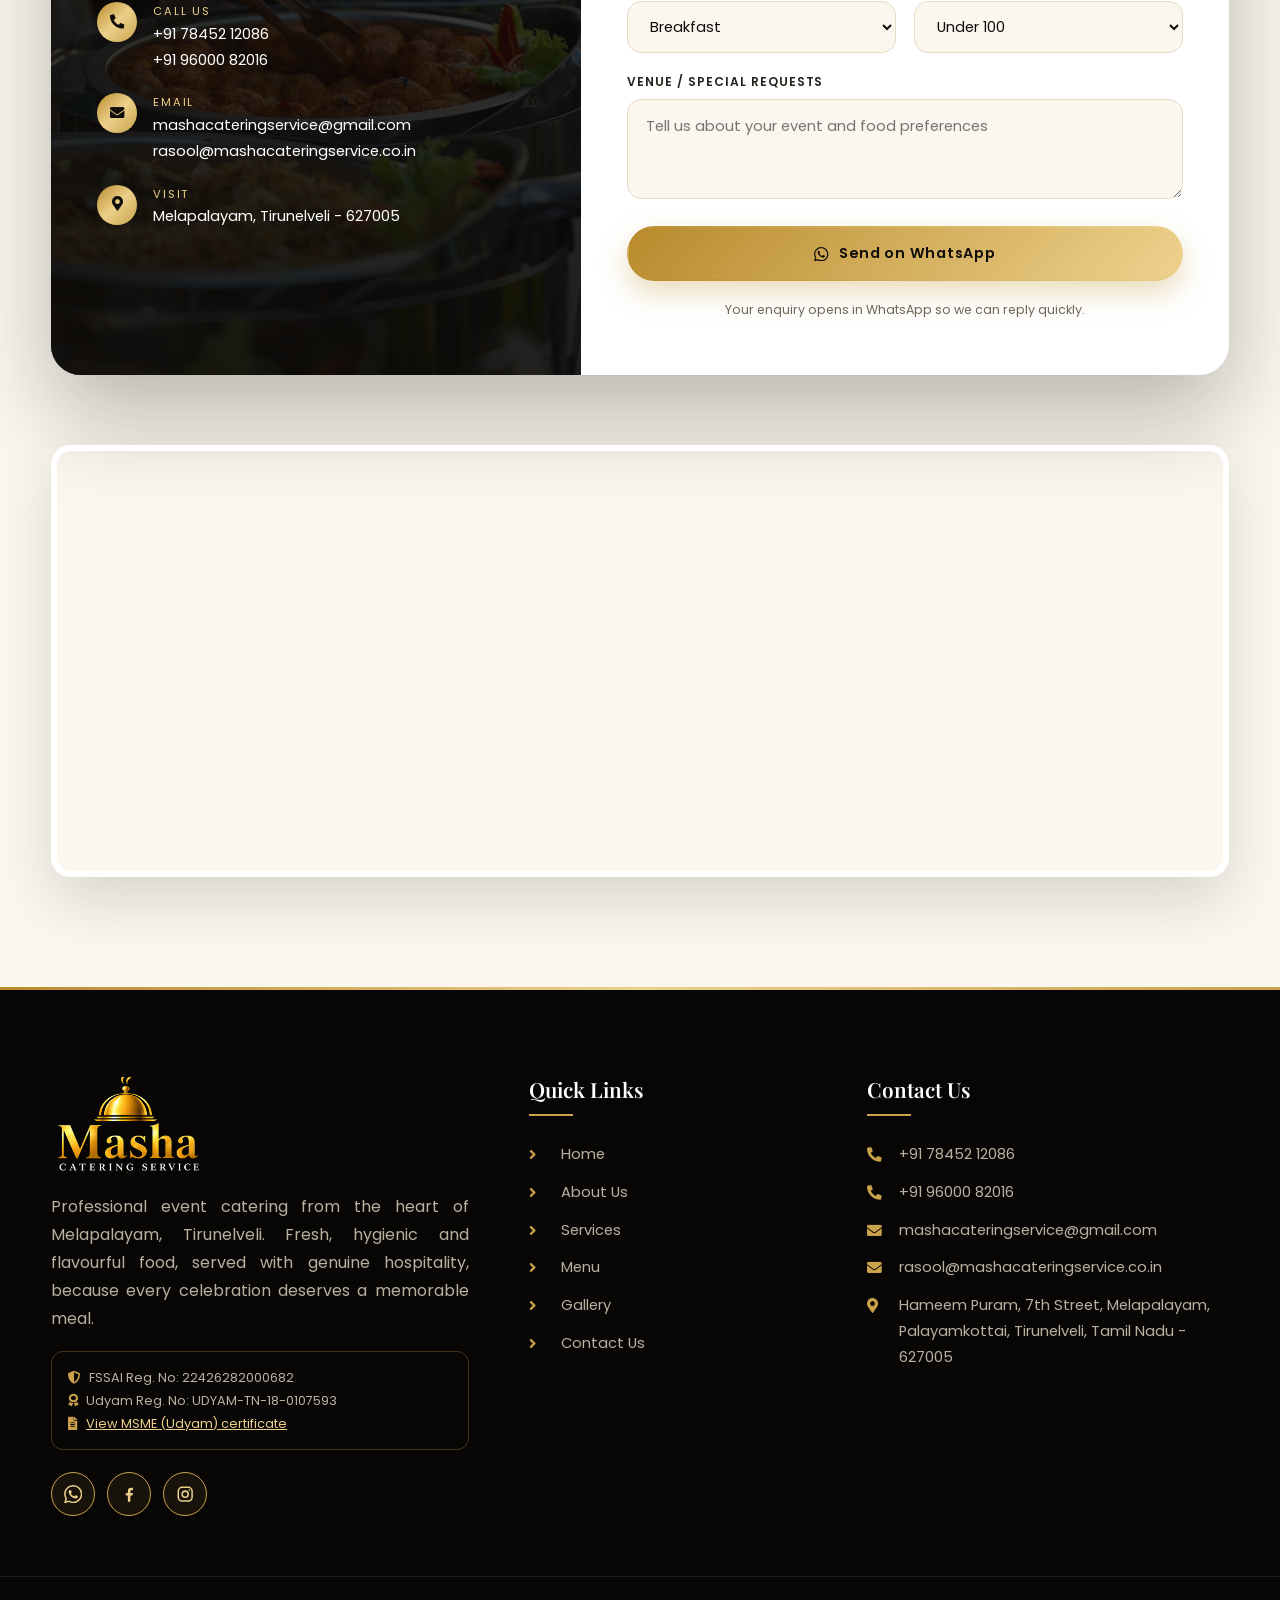
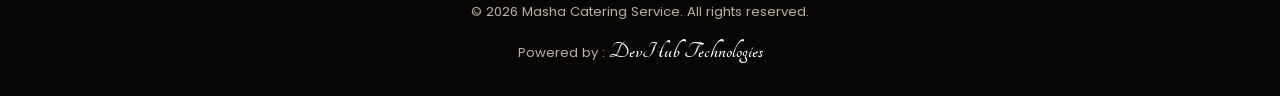
<file: contact.html>
<!DOCTYPE html>
<html lang="en">
<head>
<meta charset="utf-8">
<meta name="viewport" content="width=device-width, initial-scale=1.0">
<title>Contact Us | Masha Catering Service, Melapalayam Tirunelveli</title>
<meta name="description" content="Call +91 78452 12086 or visit Hameem Puram, Melapalayam, Tirunelveli to book Masha Catering Service for your event. Free menu suggestion and quote.">
<meta name="keywords" content="contact Masha Catering, catering booking Tirunelveli, caterers near me Tirunelveli, Melapalayam caterers"><meta property="og:type" content="website">
<meta property="og:title" content="Contact Us | Masha Catering Service, Tirunelveli">
<meta property="og:description" content="Contact Masha Catering Service, Melapalayam, Tirunelveli. Call +91 78452 12086 or send an enquiry on WhatsApp for a custom catering quote.">
<meta property="og:image" content="img/logo.jpg">
<meta name="theme-color" content="#100d0b">
<link rel="icon" href="img/favicon.ico">
<link rel="apple-touch-icon" href="img/icon-512.png">
<link rel="preconnect" href="https://fonts.googleapis.com">
<link rel="preconnect" href="https://fonts.gstatic.com" crossorigin>
<link href="https://fonts.googleapis.com/css2?family=Playfair+Display:ital,wght@0,600;0,700;1,600&family=Poppins:wght@400;500;600&display=swap" rel="stylesheet">
<link href="https://cdnjs.cloudflare.com/ajax/libs/font-awesome/5.15.4/css/all.min.css" rel="stylesheet">
<link href="css/premium.css" rel="stylesheet">
</head>
<body>
<div id="site-header"></div>

<section class="page-banner" data-banner="contact" data-dishes="filter-coffee,curd-rice,kesari">
  <div class="container"><span class="eyebrow">We'd Love To Hear From You</span><h1>Contact Us</h1><div class="crumbs"><a href="index.html">Home</a> &nbsp;/&nbsp; Contact Us</div></div>
</section>

<section class="bg-ivory">
  <div class="container">
    <div class="sec-head reveal"><span class="eyebrow">Get In Touch</span><h2>Let's Plan Your Celebration</h2><div class="orn"><i class="fa fa-phone-alt"></i></div><p>Call, message or visit us. We reply quickly and are happy to discuss your menu, date and budget.</p></div>
    <div class="info-grid">
      <div class="info reveal d1"><div class="ic"><i class="fa fa-phone-alt"></i></div><h4>Phone / WhatsApp</h4><a href="tel:+917845212086">+91 78452 12086</a><br><a href="tel:+919600082016">+91 96000 82016</a></div>
      <div class="info reveal d2"><div class="ic"><i class="fa fa-envelope"></i></div><h4>Email</h4><a href="mailto:mashacateringservice@gmail.com">mashacateringservice@gmail.com</a><br><a href="mailto:rasool@mashacateringservice.co.in">rasool@mashacateringservice.co.in</a></div>
      <div class="info reveal"><div class="ic"><i class="fa fa-map-marker-alt"></i></div><h4>Address</h4><p>Hameem Puram, 7th Street, Melapalayam, Palayamkottai, Tirunelveli, Tamil Nadu - 627005</p></div>
    </div>

    <div id="enquiry" class="enquiry reveal">
      <div class="enq-side">
        <span class="eyebrow left">Get a Quote</span>
        <h3>Tell us about your event</h3>
        <p>Share your event type, date and guest count. Your enquiry opens in WhatsApp so we can respond quickly with a menu suggestion and quote.</p>
        <ul>
          <li><i class="fa fa-phone-alt"></i><span><small>Call us</small>+91 78452 12086<br>+91 96000 82016</span></li>
          <li><i class="fa fa-envelope"></i><span><small>Email</small>mashacateringservice@gmail.com<br>rasool@mashacateringservice.co.in</span></li>
          <li><i class="fa fa-map-marker-alt"></i><span><small>Visit</small>Melapalayam, Tirunelveli - 627005</span></li>
        </ul>
      </div>
      <div data-enquiry-form></div>
    </div>

    <div class="map reveal">
      <iframe src="https://www.google.com/maps?q=Melapalayam,+Tirunelveli&amp;output=embed" loading="lazy" referrerpolicy="no-referrer-when-downgrade" title="Masha Catering Service location"></iframe>
    </div>
  </div>
</section>

<div id="site-footer"></div>
<script src="js/site.js"></script>
</body>
</html>
</file>
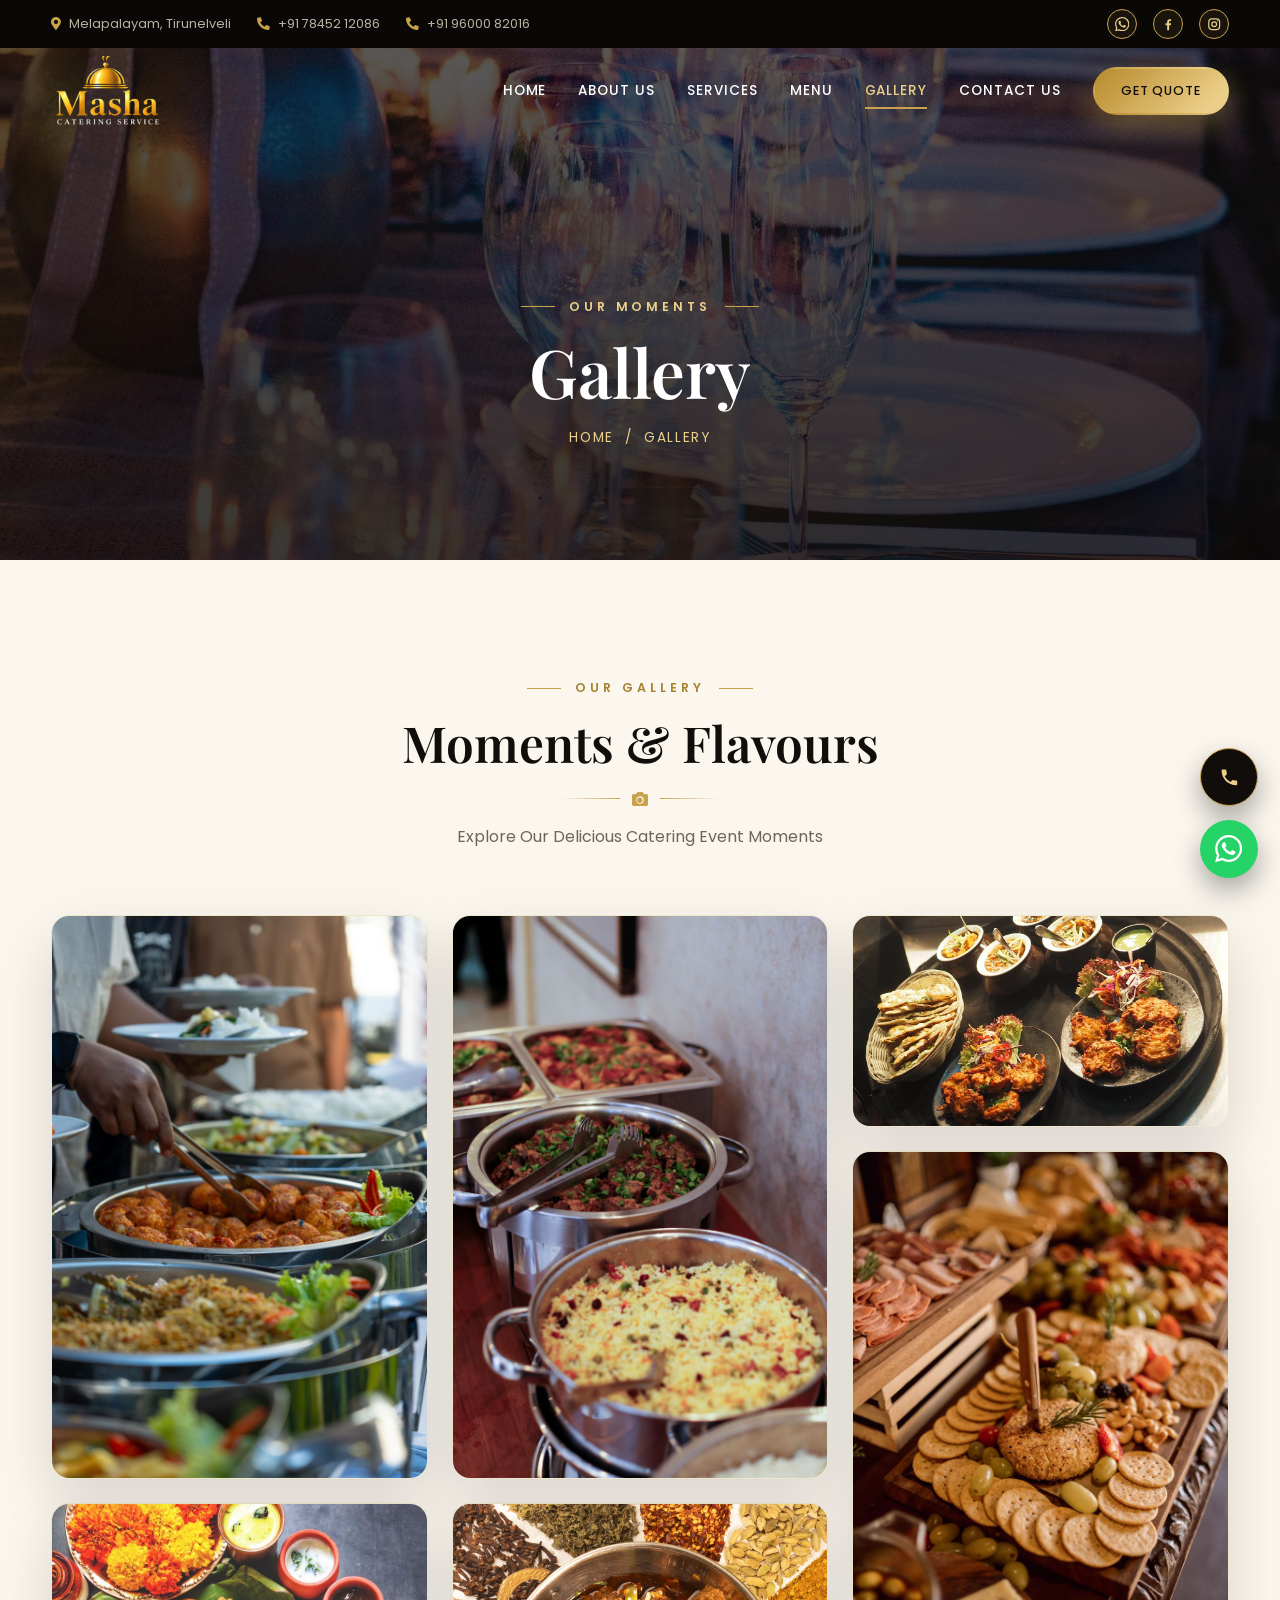
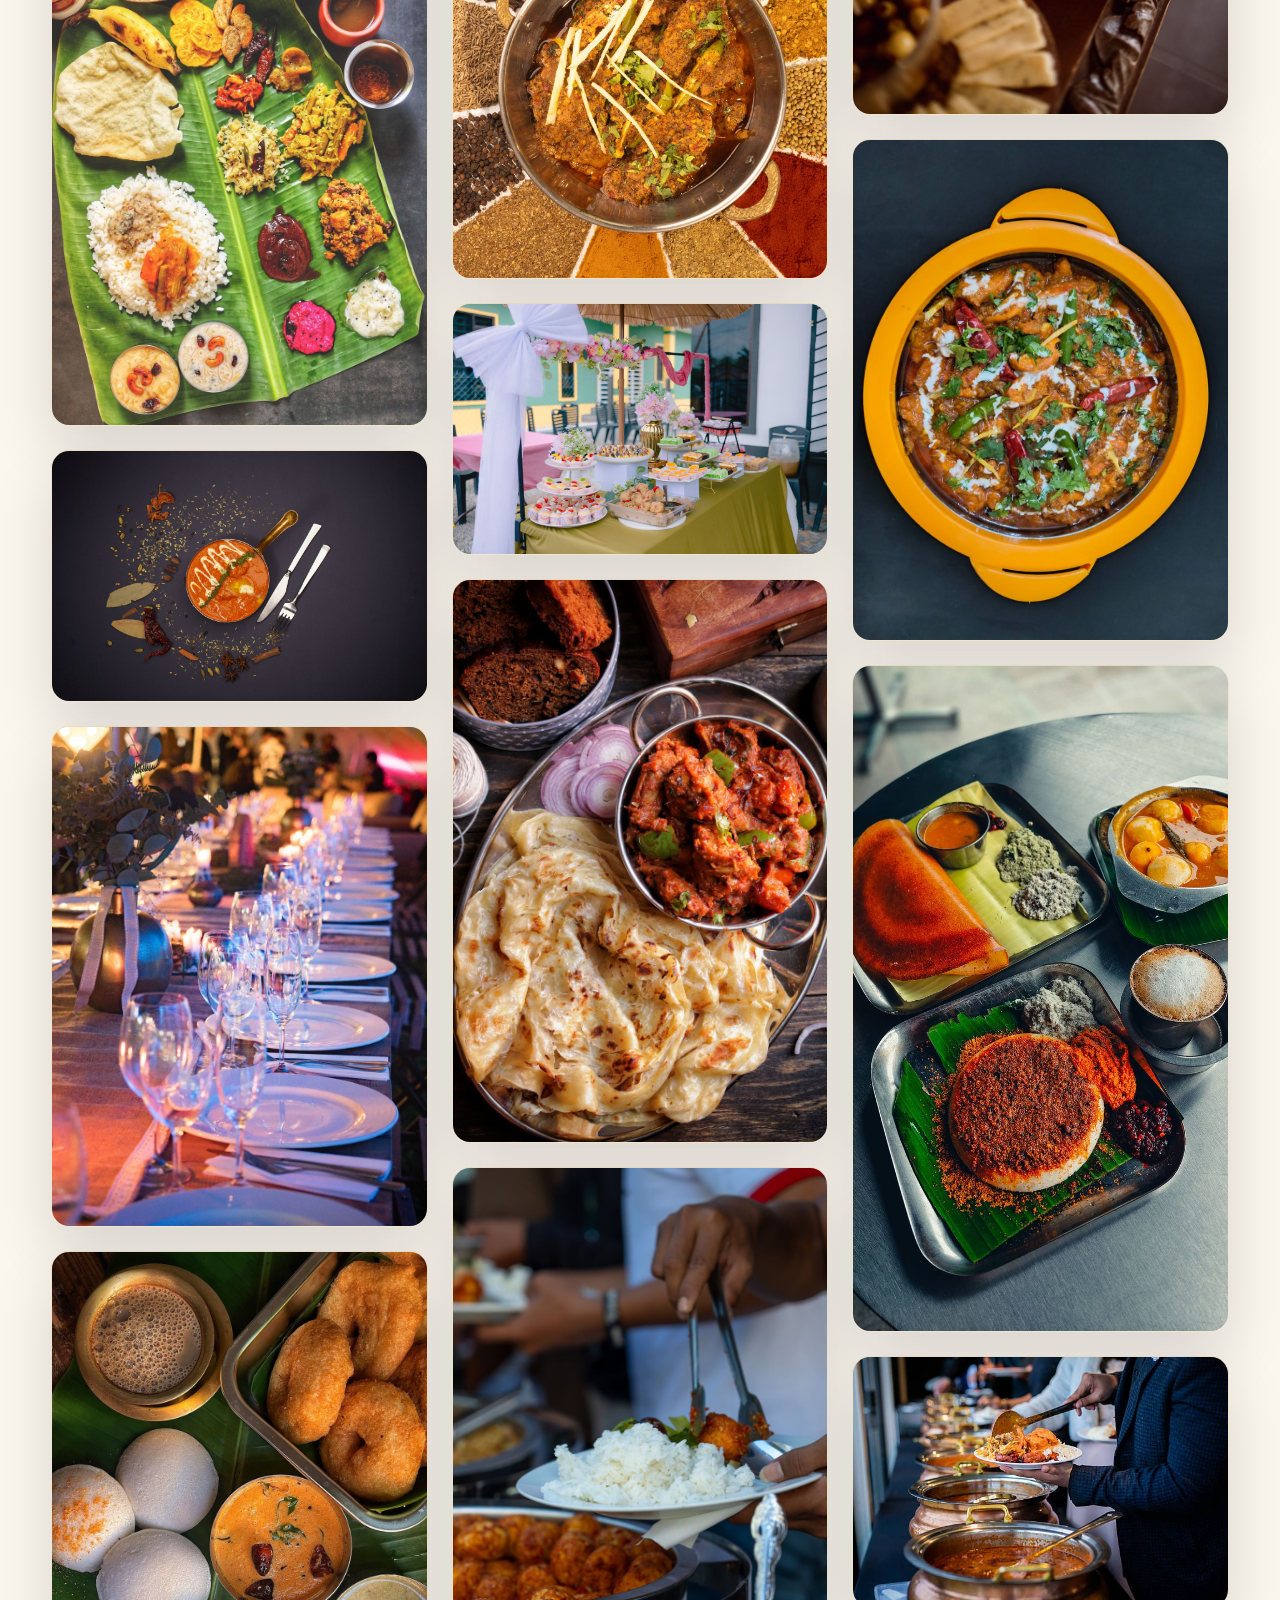
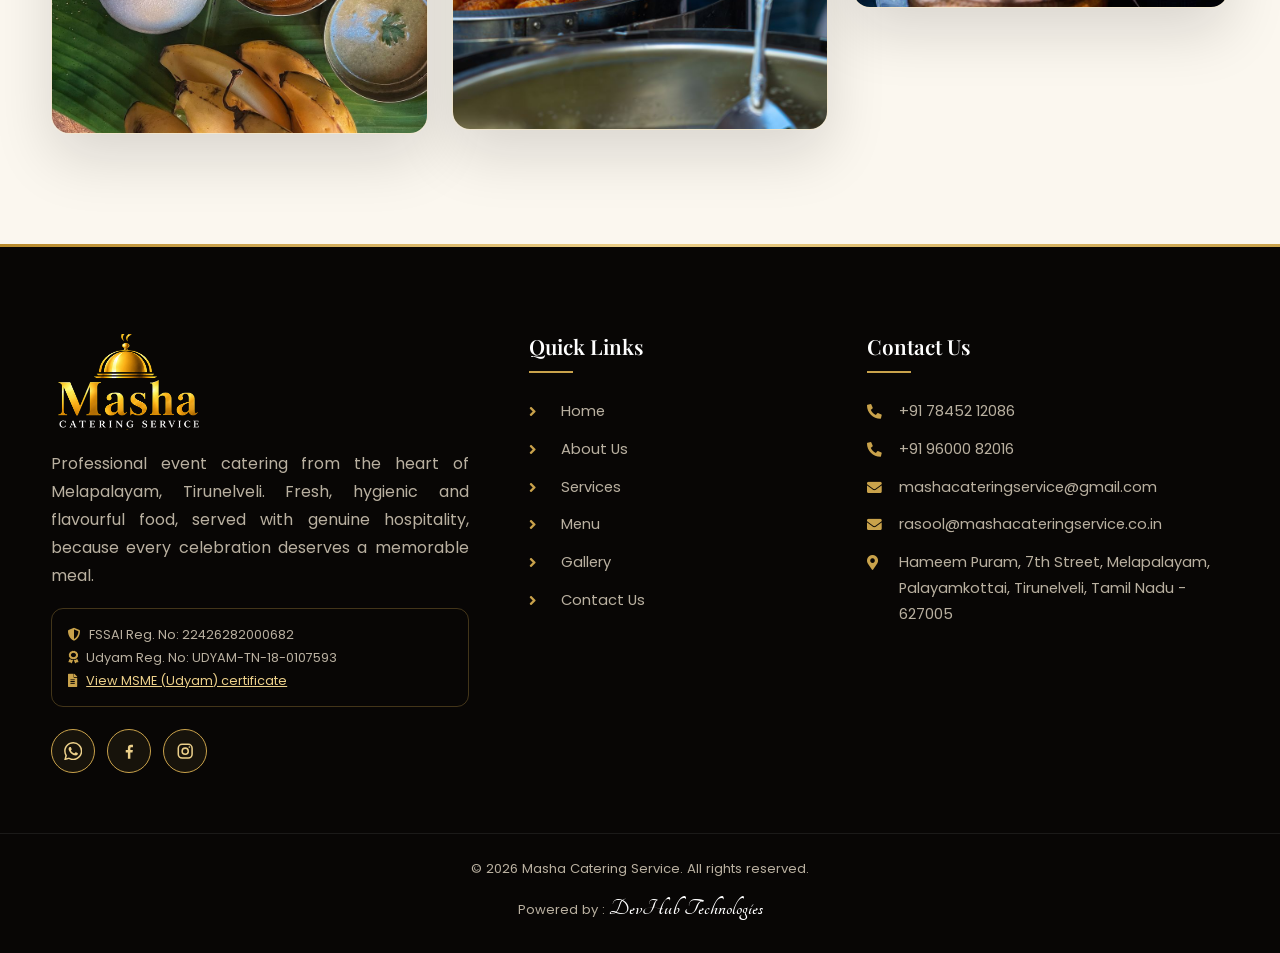
<file: gallery.html>
<!DOCTYPE html>
<html lang="en">
<head>
<meta charset="utf-8">
<meta name="viewport" content="width=device-width, initial-scale=1.0">
<title>Gallery | Food & Event Photos | Masha Catering Tirunelveli</title>
<meta name="description" content="See photos of biryani, meals, snacks and sweets prepared by Masha Catering Service for weddings and events in Tirunelveli.">
<meta name="keywords" content="catering gallery Tirunelveli, biryani photos, wedding food photos, Masha Catering"><meta property="og:type" content="website">
<meta property="og:title" content="Gallery | Masha Catering Service, Tirunelveli">
<meta property="og:description" content="Browse the dishes prepared by Masha Catering Service for weddings, family functions and corporate events in Tirunelveli.">
<meta property="og:image" content="img/logo.jpg">
<meta name="theme-color" content="#100d0b">
<link rel="icon" href="img/favicon.ico">
<link rel="apple-touch-icon" href="img/icon-512.png">
<link rel="preconnect" href="https://fonts.googleapis.com">
<link rel="preconnect" href="https://fonts.gstatic.com" crossorigin>
<link href="https://fonts.googleapis.com/css2?family=Playfair+Display:ital,wght@0,600;0,700;1,600&family=Poppins:wght@400;500;600&display=swap" rel="stylesheet">
<link href="https://cdnjs.cloudflare.com/ajax/libs/font-awesome/5.15.4/css/all.min.css" rel="stylesheet">
<link href="css/premium.css" rel="stylesheet">
</head>
<body>
<div id="site-header"></div>

<section class="page-banner" data-banner="gallery" data-dishes="chicken-biryani,payasam,medu-vada">
  <div class="container"><span class="eyebrow">Our Moments</span><h1>Gallery</h1><div class="crumbs"><a href="index.html">Home</a> &nbsp;/&nbsp; Gallery</div></div>
</section>


<section class="bg-ivory">
  <div class="container">
    <div class="sec-head reveal"><span class="eyebrow">Our Gallery</span><h2>Moments &amp; Flavours</h2><div class="orn"><i class="fa fa-camera"></i></div><p>Explore Our Delicious Catering Event Moments</p></div>
    <div data-grid></div>
  </div>
</section>

<div id="site-footer"></div>
<script src="js/site.js"></script>
</body>
</html>
</file>
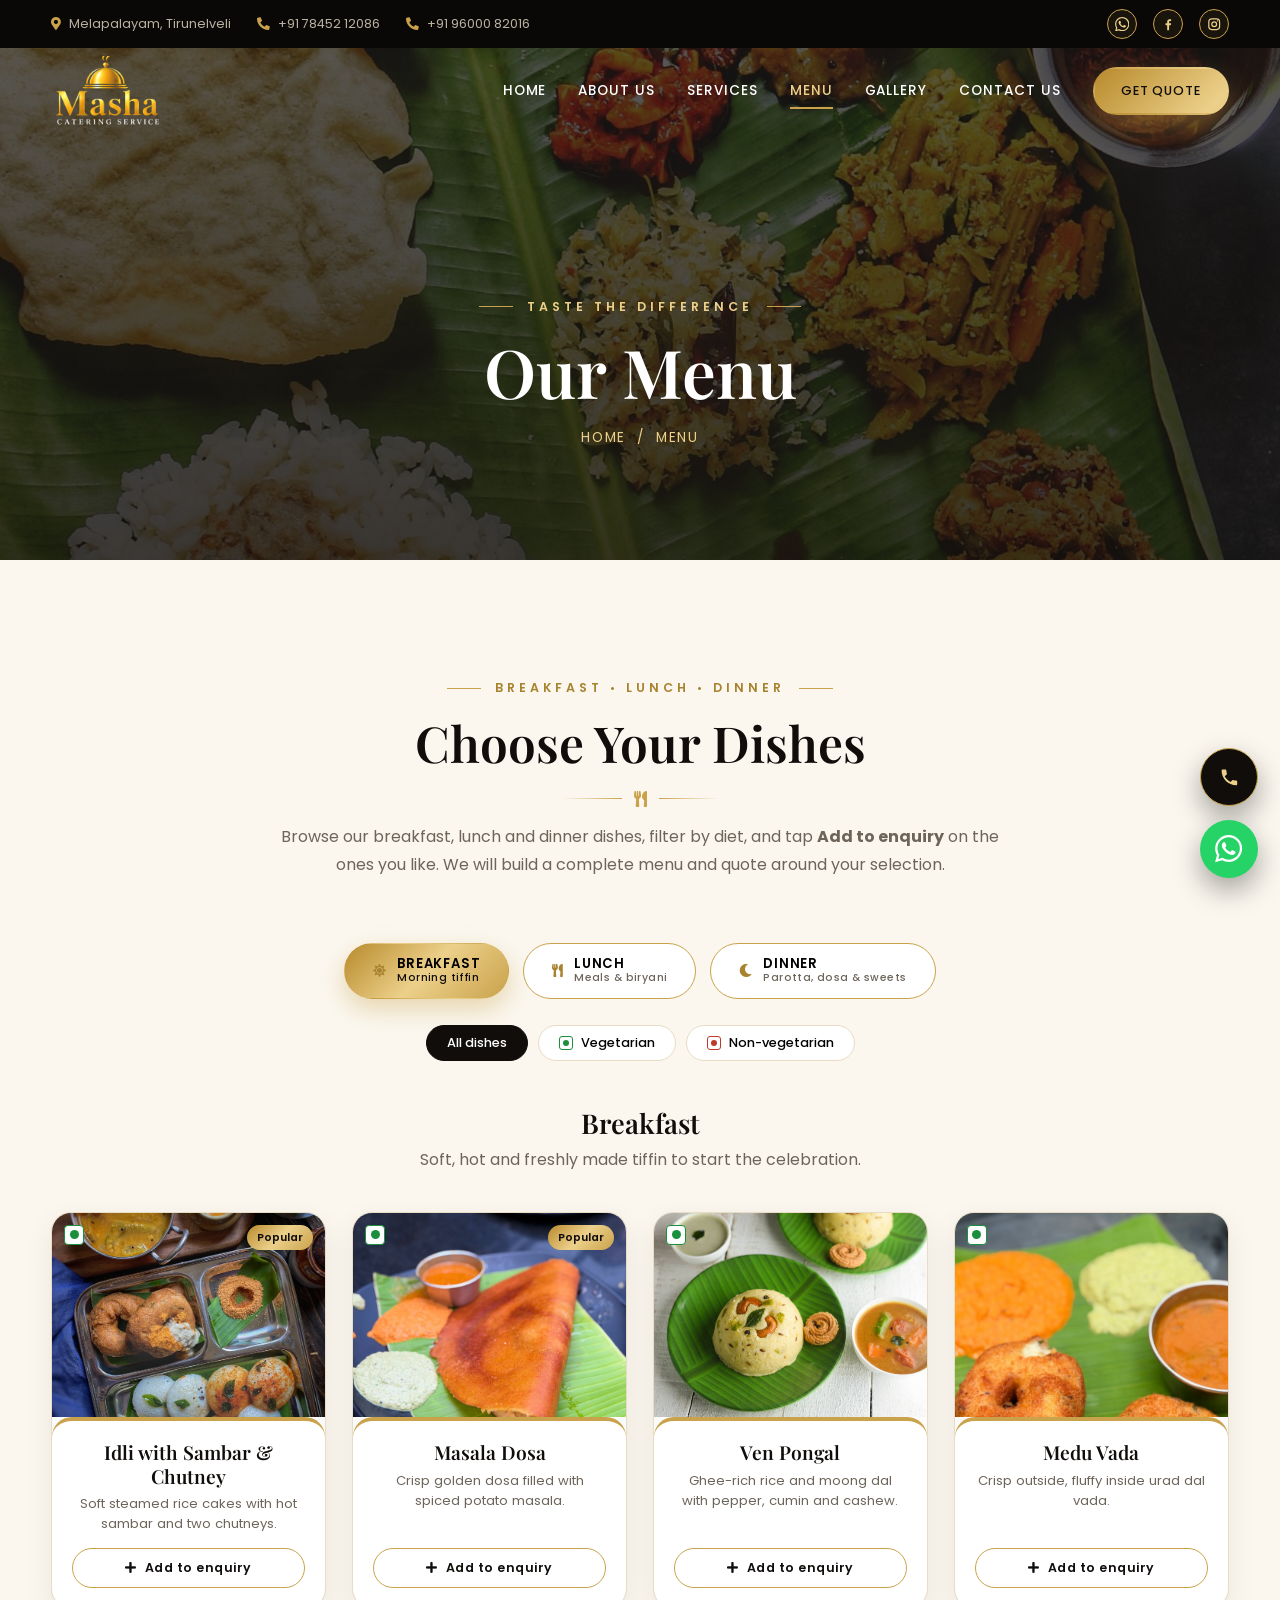
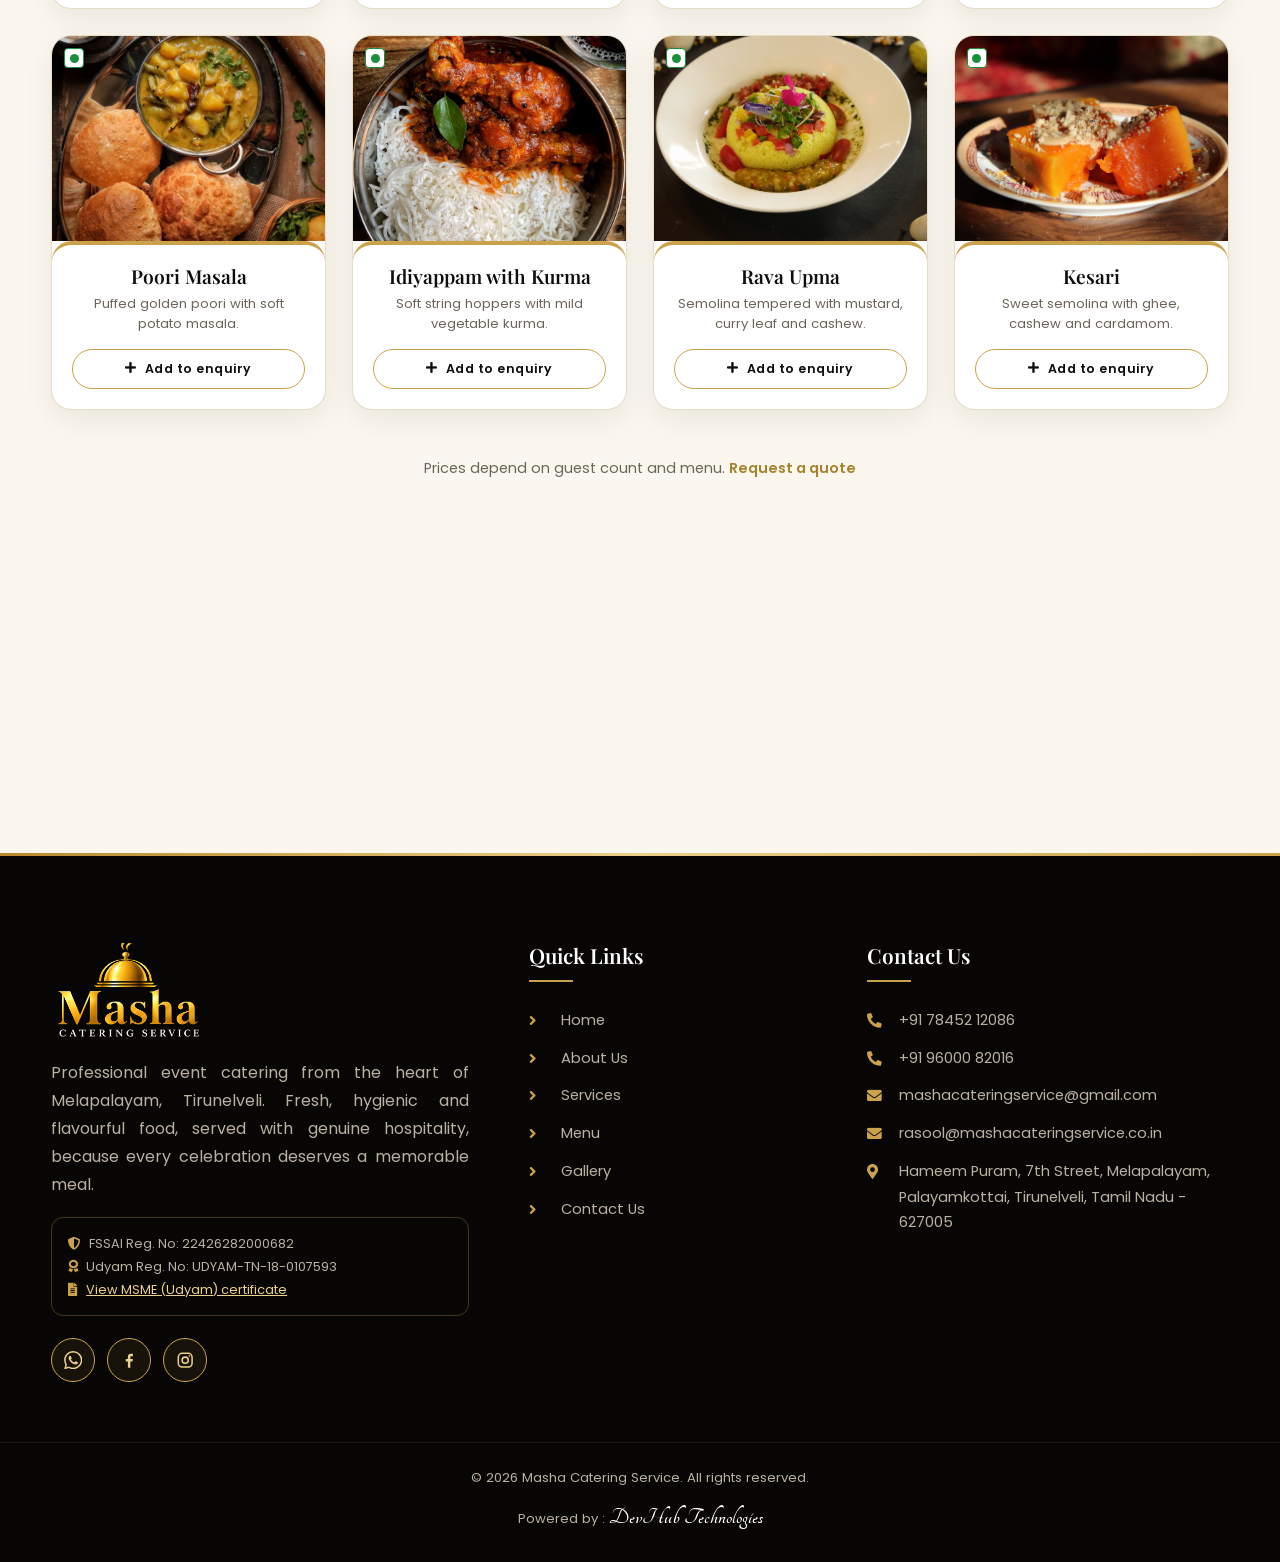
<file: menu.html>
<!DOCTYPE html>
<html lang="en">
<head>
<meta charset="utf-8">
<meta name="viewport" content="width=device-width, initial-scale=1.0">
<title>Catering Menu | Breakfast, Lunch & Dinner | Masha Catering Tirunelveli</title>
<meta name="description" content="Explore 100+ dishes: idli, dosa, banana leaf meals, chicken and mutton biryani, kothu parotta, sweets and more. Menus planned around your budget.">
<meta name="keywords" content="catering menu Tirunelveli, biryani catering, banana leaf meals, breakfast catering, dinner catering, parotta salna catering"><meta name="theme-color" content="#100d0b">
<link rel="icon" href="img/favicon.ico">
<link rel="apple-touch-icon" href="img/icon-512.png">
<link rel="preconnect" href="https://fonts.googleapis.com">
<link rel="preconnect" href="https://fonts.gstatic.com" crossorigin>
<link href="https://fonts.googleapis.com/css2?family=Playfair+Display:ital,wght@0,600;0,700;1,600&family=Poppins:wght@400;500;600&display=swap" rel="stylesheet">
<link href="https://cdnjs.cloudflare.com/ajax/libs/font-awesome/5.15.4/css/all.min.css" rel="stylesheet">
<link href="css/premium.css" rel="stylesheet">
</head>
<body>
<div id="site-header"></div>

<section class="page-banner" data-banner="menu" data-dishes="kothu-parotta,banana-leaf-meals,masala-dosa">
  <div class="container"><span class="eyebrow">Taste The Difference</span><h1>Our Menu</h1><div class="crumbs"><a href="index.html">Home</a> &nbsp;/&nbsp; Menu</div></div>
</section>

<section class="bg-ivory">
  <div class="container">
    <div class="sec-head reveal"><span class="eyebrow">Breakfast &bull; Lunch &bull; Dinner</span><h2>Choose Your Dishes</h2><div class="orn"><i class="fa fa-utensils"></i></div><p>Browse our breakfast, lunch and dinner dishes, filter by diet, and tap <b>Add to enquiry</b> on the ones you like. We will build a complete menu and quote around your selection.</p></div>

    <div class="menu-tabs menu-top" id="menuTabs" role="tablist"></div>
    <div class="diet" id="dietBar">
      <button class="active" data-diet="all">All dishes</button>
      <button data-diet="veg"><span class="dot veg"></span>Vegetarian</button>
      <button data-diet="nv"><span class="dot nv"></span>Non-vegetarian</button>
    </div>

    <div id="menuLists"></div>
    <p class="note">Prices depend on guest count and menu. <a href="#" data-quote>Request a quote</a></p>
    <div class="cards" style="margin-top:70px">
      <div class="card reveal"><div class="body" style="padding-top:44px"><div class="icon"><i class="fa fa-sliders-h"></i></div><h4>Fully Customisable</h4><p style="margin:0">Mix dishes across breakfast, lunch and dinner, or ask for a dish that is not listed. We will plan it with you.</p></div></div>
      <div class="card reveal d1"><div class="body" style="padding-top:44px"><div class="icon"><i class="fa fa-leaf"></i></div><h4>Cooked Fresh</h4><p style="margin:0">Every dish is prepared fresh for your event, with quality ingredients and careful seasoning.</p></div></div>
      <div class="card reveal d2"><div class="body" style="padding-top:44px"><div class="icon"><i class="fa fa-balance-scale"></i></div><h4>Planned To Budget</h4><p style="margin:0">Tell us your budget and guest count, and we will suggest the best menu within it.</p></div></div>
    </div>
  </div>
</section>


<div id="site-footer"></div>

<script src="js/menu.js"></script>
<script src="js/site.js"></script>
</body>
</html>
</file>
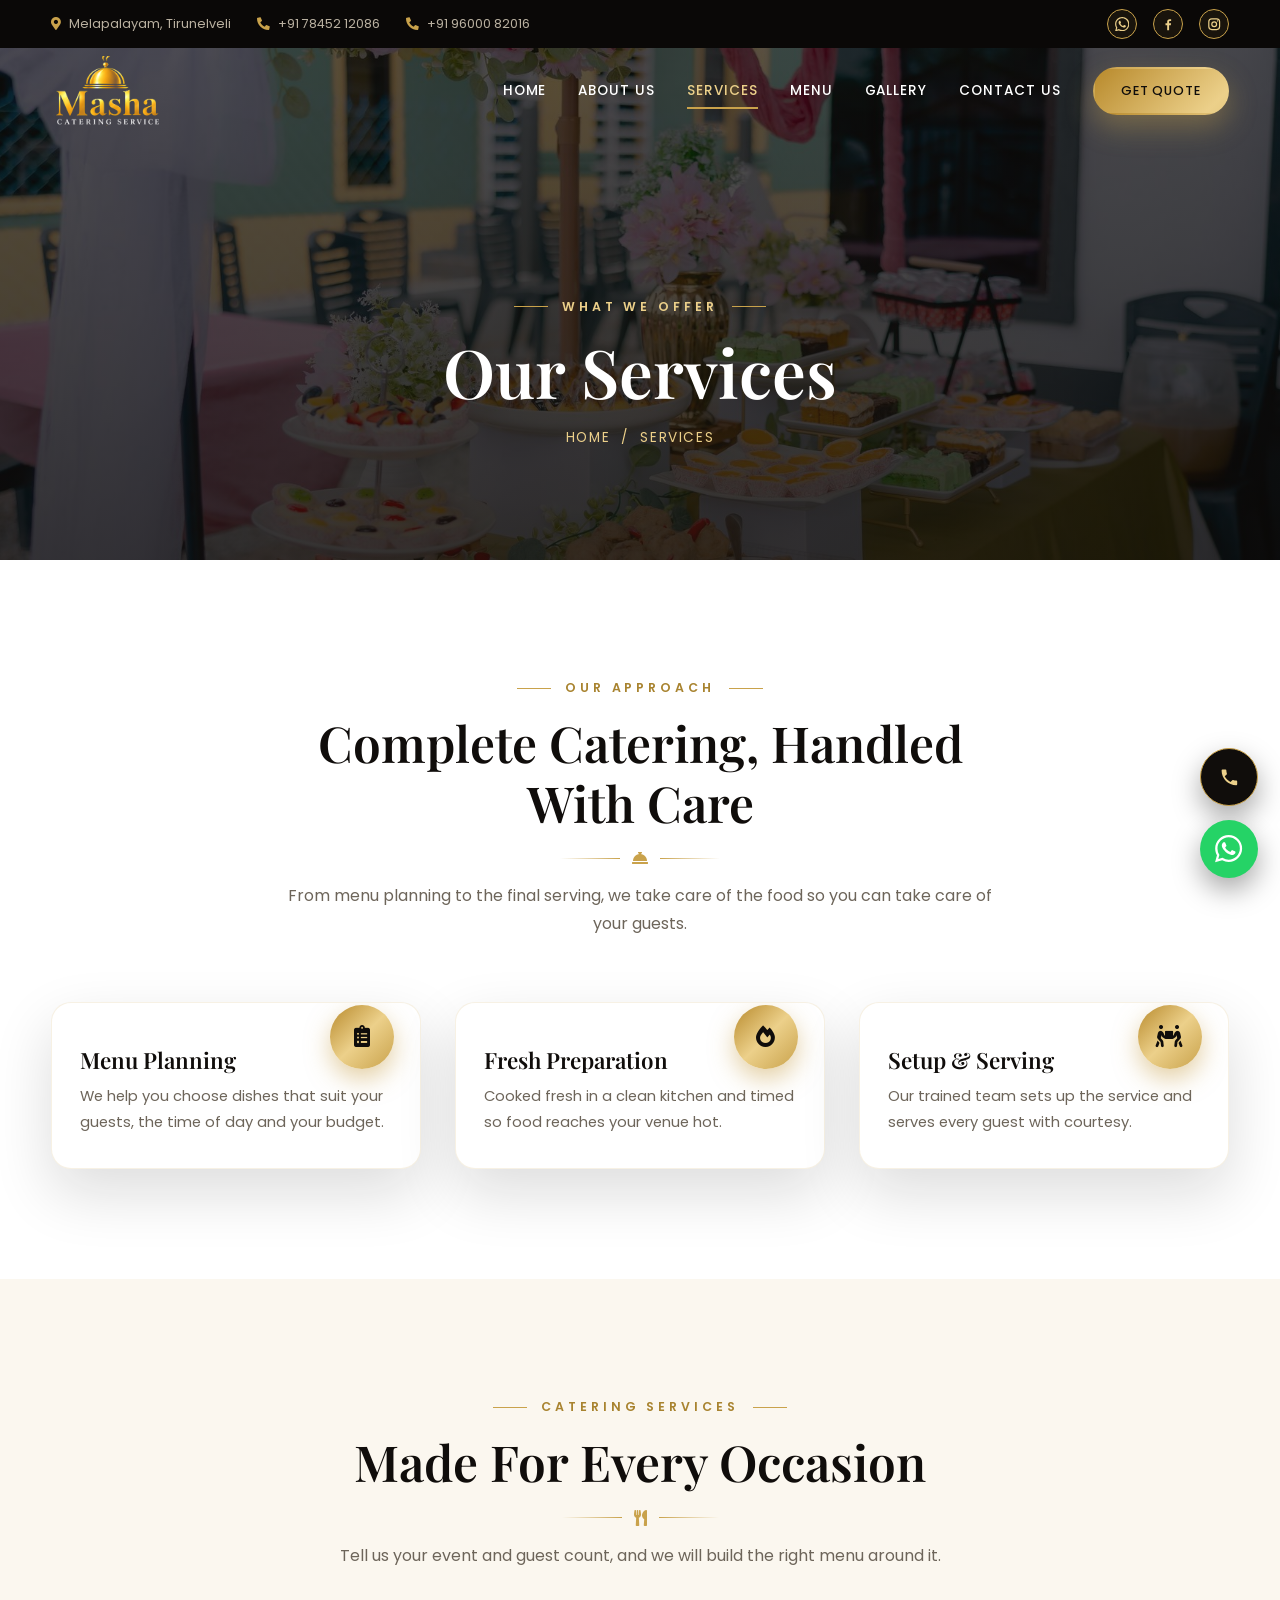
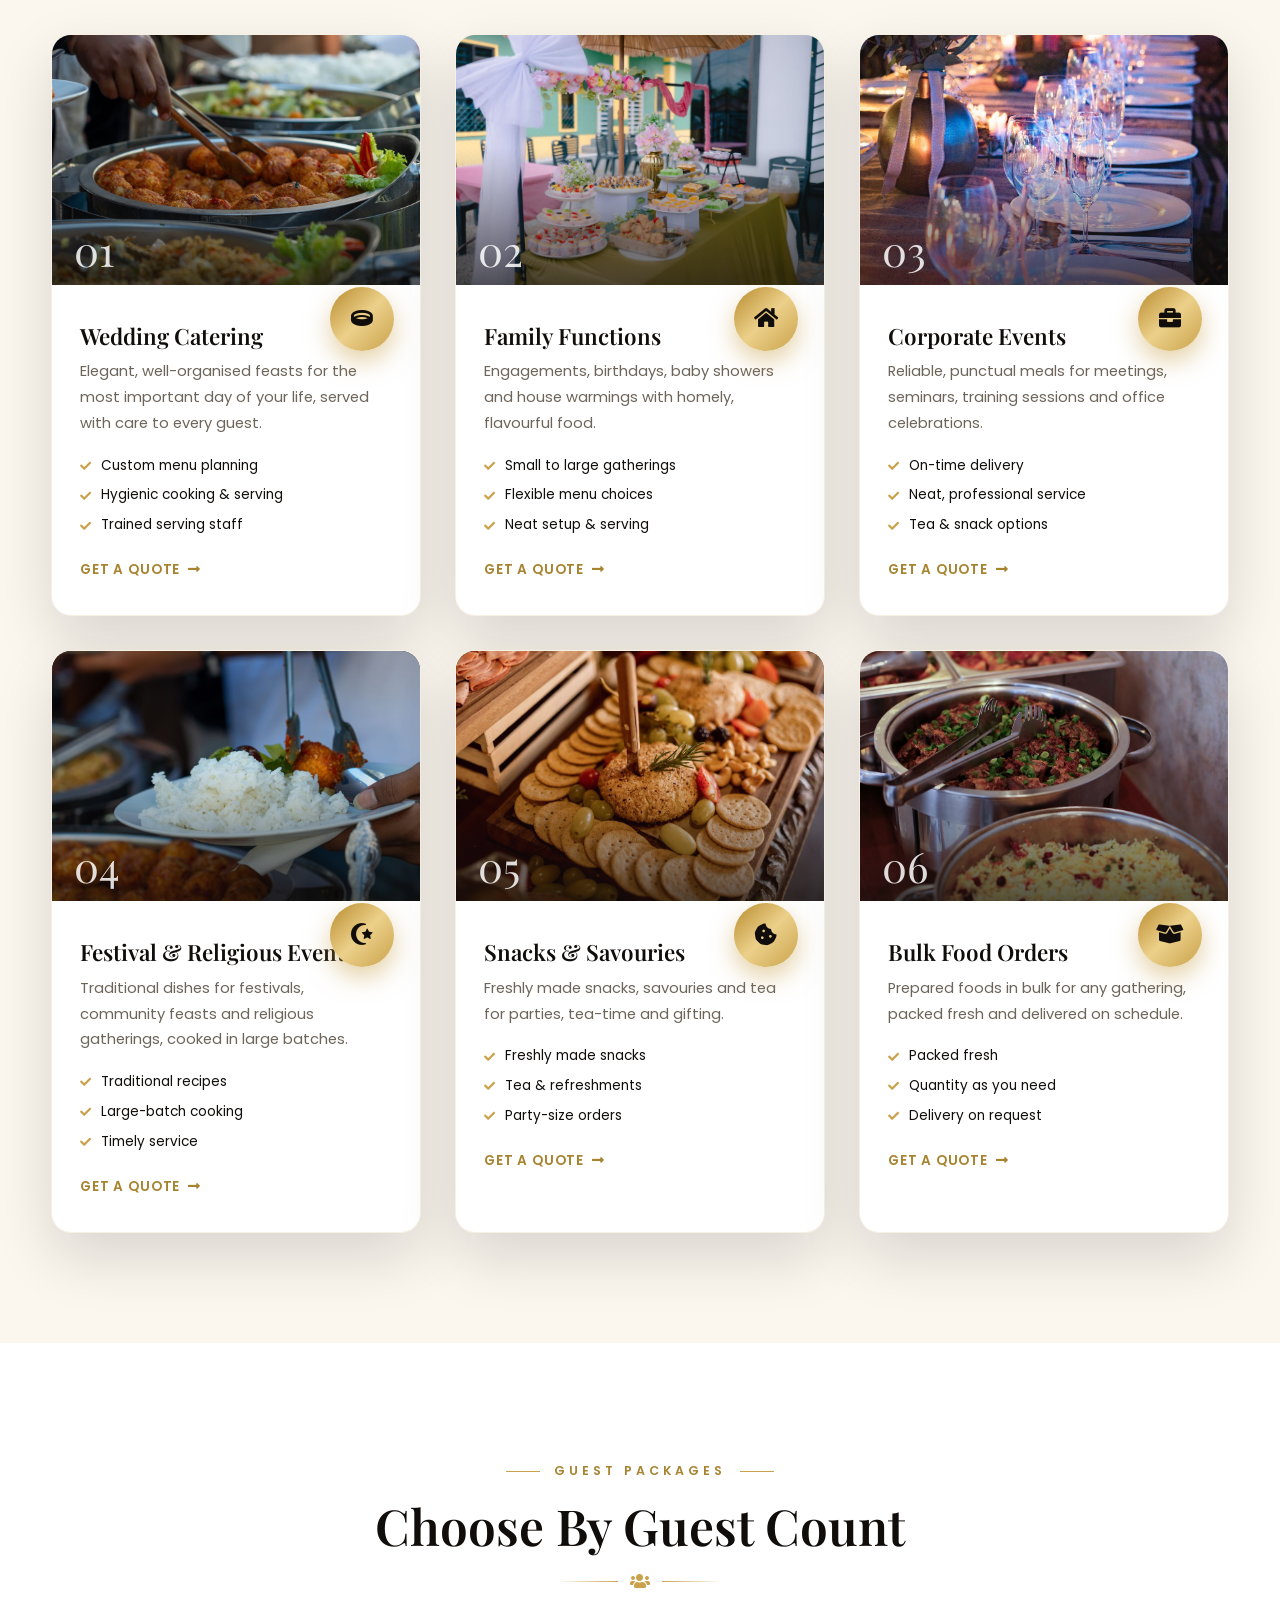
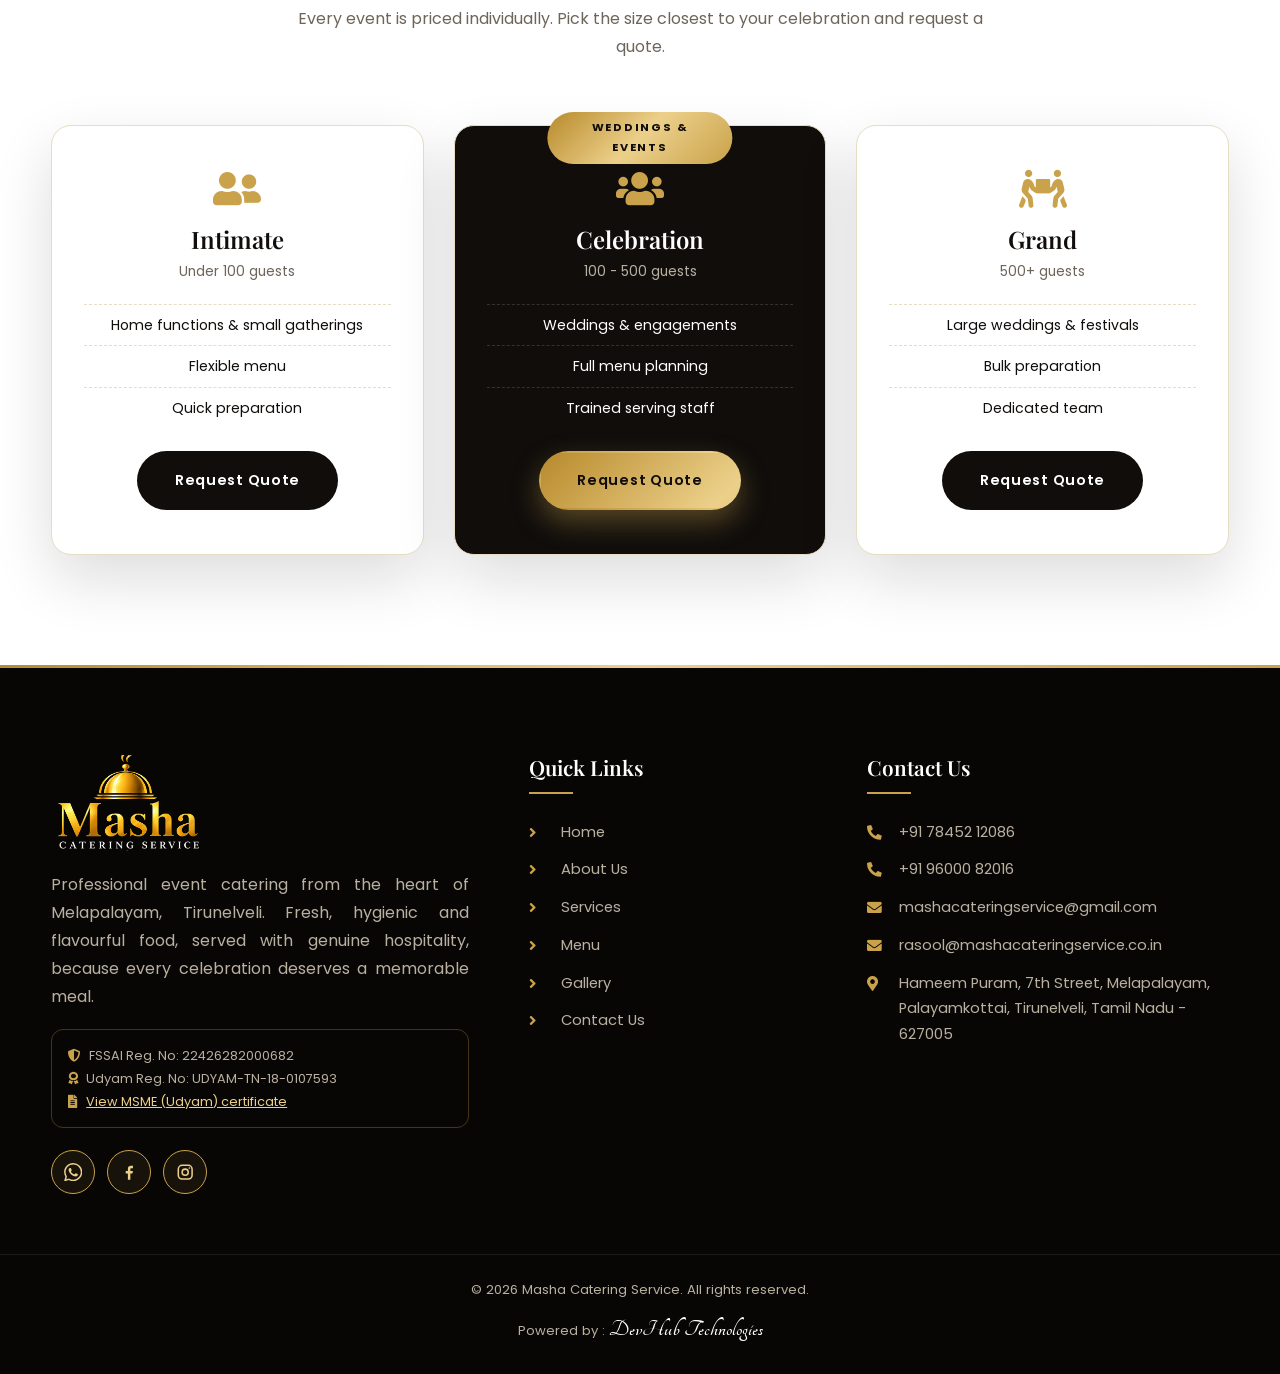
<file: services.html>
<!DOCTYPE html>
<html lang="en">
<head>
<meta charset="utf-8">
<meta name="viewport" content="width=device-width, initial-scale=1.0">
<title>Catering Services | Wedding, Family & Corporate Events | Masha Catering</title>
<meta name="description" content="Wedding catering, family functions, corporate events, festival feasts, snacks and bulk food orders by Masha Catering Service in Tirunelveli.">
<meta name="keywords" content="wedding catering Tirunelveli, family function catering, corporate catering, festival catering, bulk food orders Tirunelveli"><meta property="og:type" content="website">
<meta property="og:title" content="Catering Services | Masha Catering Service, Tirunelveli">
<meta property="og:description" content="Wedding, family function, corporate, festival and bulk food catering services by Masha Catering Service in Tirunelveli.">
<meta property="og:image" content="img/logo.jpg">
<meta name="theme-color" content="#100d0b">
<link rel="icon" href="img/favicon.ico">
<link rel="apple-touch-icon" href="img/icon-512.png">
<link rel="preconnect" href="https://fonts.googleapis.com">
<link rel="preconnect" href="https://fonts.gstatic.com" crossorigin>
<link href="https://fonts.googleapis.com/css2?family=Playfair+Display:ital,wght@0,600;0,700;1,600&family=Poppins:wght@400;500;600&display=swap" rel="stylesheet">
<link href="https://cdnjs.cloudflare.com/ajax/libs/font-awesome/5.15.4/css/all.min.css" rel="stylesheet">
<link href="css/premium.css" rel="stylesheet">
</head>
<body>
<div id="site-header"></div>

<section class="page-banner" data-banner="services" data-dishes="mutton-chukka,filter-coffee,chapati-kurma">
  <div class="container"><span class="eyebrow">What We Offer</span><h1>Our Services</h1><div class="crumbs"><a href="index.html">Home</a> &nbsp;/&nbsp; Services</div></div>
</section>

<section>
  <div class="container">
    <div class="sec-head reveal"><span class="eyebrow">Our Approach</span><h2>Complete Catering, Handled With Care</h2><div class="orn"><i class="fa fa-concierge-bell"></i></div><p>From menu planning to the final serving, we take care of the food so you can take care of your guests.</p></div>
    <div class="cards">
      <div class="card reveal"><div class="body" style="padding-top:44px"><div class="icon"><i class="fa fa-clipboard-list"></i></div><h4>Menu Planning</h4><p style="margin:0">We help you choose dishes that suit your guests, the time of day and your budget.</p></div></div>
      <div class="card reveal d1"><div class="body" style="padding-top:44px"><div class="icon"><i class="fa fa-fire-alt"></i></div><h4>Fresh Preparation</h4><p style="margin:0">Cooked fresh in a clean kitchen and timed so food reaches your venue hot.</p></div></div>
      <div class="card reveal d2"><div class="body" style="padding-top:44px"><div class="icon"><i class="fa fa-people-carry"></i></div><h4>Setup &amp; Serving</h4><p style="margin:0">Our trained team sets up the service and serves every guest with courtesy.</p></div></div>
    </div>
  </div>
</section>

<section class="bg-ivory">
  <div class="container">
    <div class="sec-head reveal"><span class="eyebrow">Catering Services</span><h2>Made For Every Occasion</h2><div class="orn"><i class="fa fa-utensils"></i></div><p>Tell us your event and guest count, and we will build the right menu around it.</p></div>
    <div class="cards">
      <article class="card reveal "><div class="img"><img src="img/wedding.jpg" alt="Wedding catering" loading="lazy"><span class="no">01</span></div><div class="body"><div class="icon"><i class="fa fa-ring"></i></div><h4>Wedding Catering</h4><p>Elegant, well-organised feasts for the most important day of your life, served with care to every guest.</p><ul class="feat"><li><i class="fa fa-check"></i>Custom menu planning</li><li><i class="fa fa-check"></i>Hygienic cooking &amp; serving</li><li><i class="fa fa-check"></i>Trained serving staff</li></ul><a href="#" class="more" data-quote>Get a quote <i class="fa fa-long-arrow-alt-right"></i></a></div></article>
      <article class="card reveal d1"><div class="img"><img src="img/family.jpg" alt="Family function catering" loading="lazy"><span class="no">02</span></div><div class="body"><div class="icon"><i class="fa fa-home"></i></div><h4>Family Functions</h4><p>Engagements, birthdays, baby showers and house warmings with homely, flavourful food.</p><ul class="feat"><li><i class="fa fa-check"></i>Small to large gatherings</li><li><i class="fa fa-check"></i>Flexible menu choices</li><li><i class="fa fa-check"></i>Neat setup &amp; serving</li></ul><a href="#" class="more" data-quote>Get a quote <i class="fa fa-long-arrow-alt-right"></i></a></div></article>
      <article class="card reveal d2"><div class="img"><img src="img/party.jpg" alt="Corporate catering" loading="lazy"><span class="no">03</span></div><div class="body"><div class="icon"><i class="fa fa-briefcase"></i></div><h4>Corporate Events</h4><p>Reliable, punctual meals for meetings, seminars, training sessions and office celebrations.</p><ul class="feat"><li><i class="fa fa-check"></i>On-time delivery</li><li><i class="fa fa-check"></i>Neat, professional service</li><li><i class="fa fa-check"></i>Tea &amp; snack options</li></ul><a href="#" class="more" data-quote>Get a quote <i class="fa fa-long-arrow-alt-right"></i></a></div></article>
      <article class="card reveal "><div class="img"><img src="img/festival.jpg" alt="Festival catering" loading="lazy"><span class="no">04</span></div><div class="body"><div class="icon"><i class="fa fa-star-and-crescent"></i></div><h4>Festival &amp; Religious Events</h4><p>Traditional dishes for festivals, community feasts and religious gatherings, cooked in large batches.</p><ul class="feat"><li><i class="fa fa-check"></i>Traditional recipes</li><li><i class="fa fa-check"></i>Large-batch cooking</li><li><i class="fa fa-check"></i>Timely service</li></ul><a href="#" class="more" data-quote>Get a quote <i class="fa fa-long-arrow-alt-right"></i></a></div></article>
      <article class="card reveal d1"><div class="img"><img src="img/snacks.jpg" alt="Snacks and savouries" loading="lazy"><span class="no">05</span></div><div class="body"><div class="icon"><i class="fa fa-cookie-bite"></i></div><h4>Snacks &amp; Savouries</h4><p>Freshly made snacks, savouries and tea for parties, tea-time and gifting.</p><ul class="feat"><li><i class="fa fa-check"></i>Freshly made snacks</li><li><i class="fa fa-check"></i>Tea &amp; refreshments</li><li><i class="fa fa-check"></i>Party-size orders</li></ul><a href="#" class="more" data-quote>Get a quote <i class="fa fa-long-arrow-alt-right"></i></a></div></article>
      <article class="card reveal d2"><div class="img"><img src="img/bulk.jpg" alt="Bulk food orders" loading="lazy"><span class="no">06</span></div><div class="body"><div class="icon"><i class="fa fa-box-open"></i></div><h4>Bulk Food Orders</h4><p>Prepared foods in bulk for any gathering, packed fresh and delivered on schedule.</p><ul class="feat"><li><i class="fa fa-check"></i>Packed fresh</li><li><i class="fa fa-check"></i>Quantity as you need</li><li><i class="fa fa-check"></i>Delivery on request</li></ul><a href="#" class="more" data-quote>Get a quote <i class="fa fa-long-arrow-alt-right"></i></a></div></article>
    </div>
  </div>
</section>

<section>
  <div class="container">
    <div class="sec-head reveal"><span class="eyebrow">Guest Packages</span><h2>Choose By Guest Count</h2><div class="orn"><i class="fa fa-users"></i></div><p>Every event is priced individually. Pick the size closest to your celebration and request a quote.</p></div>
    <div class="pack-grid">
      <div class="pack reveal"><i class="fa fa-user-friends big"></i><h4>Intimate</h4><p class="sub">Under 100 guests</p><ul><li>Home functions &amp; small gatherings</li><li>Flexible menu</li><li>Quick preparation</li></ul><a href="#" class="btn btn-dark" data-quote>Request Quote</a></div>
      <div class="pack hot reveal d1"><span class="tagp">Weddings &amp; Events</span><i class="fa fa-users big"></i><h4>Celebration</h4><p class="sub">100 - 500 guests</p><ul><li>Weddings &amp; engagements</li><li>Full menu planning</li><li>Trained serving staff</li></ul><a href="#" class="btn btn-gold" data-quote>Request Quote</a></div>
      <div class="pack reveal d2"><i class="fa fa-people-carry big"></i><h4>Grand</h4><p class="sub">500+ guests</p><ul><li>Large weddings &amp; festivals</li><li>Bulk preparation</li><li>Dedicated team</li></ul><a href="#" class="btn btn-dark" data-quote>Request Quote</a></div>
    </div>
  </div>
</section>

<div id="site-footer"></div>
<script src="js/site.js"></script>
</body>
</html>
</file>
<file: css/premium.css>
/* ==========================================================
   Masha Catering Service - Premium theme
   Palette: ink (charcoal) + gold + ivory
   ========================================================== */

@import url('https://fonts.googleapis.com/css?family=Tangerine:400,700');

.devhub {
    font-family: 'Tangerine', cursive;
    font-size: 24px;
    font-weight: 700;
    color: #fff !important;
    text-decoration: none;
    transition: all 0.3s ease;
}

.devhub:hover {
    font-size: 28px;
    color: #c9a24b !important;
    text-decoration: none;
}

:root{
  --gold:#c9a24b; --gold-2:#ecd08a; --gold-3:#a8832f;
  --ink:#100d0b; --ink-2:#1b1713; --ink-3:#26201a;
  --ivory:#fbf7ef; --cream:#f4ecdc; --muted:#6d655a; --line:#e7dcc4; --white:#fff;
  --grad-gold:linear-gradient(135deg,#b88a2c 0%,#ecd08a 50%,#c9a24b 100%);
  --shadow:0 24px 60px rgba(16,13,11,.14);
  --shadow-lg:0 40px 90px rgba(16,13,11,.28);
  --radius:20px;
  --ease:cubic-bezier(.2,.7,.2,1);
  --tile:url("data:image/svg+xml;utf8,<svg xmlns='http://www.w3.org/2000/svg' width='64' height='64'><circle cx='32' cy='32' r='1.7' fill='%23c9a24b' fill-opacity='.28'/><path d='M32 12l5 20-5 20-5-20z' fill='none' stroke='%23c9a24b' stroke-opacity='.10'/><path d='M12 32l20 5 20-5-20-5z' fill='none' stroke='%23c9a24b' stroke-opacity='.10'/></svg>");
}
*{box-sizing:border-box;margin:0;padding:0}
html{scroll-behavior:smooth}
body{font-family:'Poppins',sans-serif;color:var(--ink);background:var(--white);line-height:1.75;overflow-x:hidden;-webkit-font-smoothing:antialiased}
h1,h2,h3,h4,h5{font-family:'Playfair Display',serif;line-height:1.2;font-weight:600}
a{text-decoration:none;color:inherit}
img{max-width:100%;display:block}
ul{list-style:none}
.container{width:min(1220px,92%);margin:auto}
section{padding:110px 0;position:relative}
.bg-ivory{background:var(--ivory)}
.bg-cream{background:var(--cream)}
.bg-dark{background:var(--ink);color:#e9e3d6}
.gold-text{background:var(--grad-gold);-webkit-background-clip:text;background-clip:text;color:transparent}
::selection{background:var(--gold);color:var(--ink)}
::-webkit-scrollbar{width:10px}::-webkit-scrollbar-track{background:var(--ink)}::-webkit-scrollbar-thumb{background:var(--gold);border-radius:10px}

/* Progress bar + preloader */
#progress{position:fixed;top:0;left:0;height:3px;width:0;background:var(--grad-gold);z-index:5000}
#preloader{position:fixed;inset:0;background:var(--ink);z-index:6000;display:grid;place-items:center;transition:opacity .7s,visibility .7s}
#preloader.hide{opacity:0;visibility:hidden}
.pre-in{text-align:center;color:#fff}
.pre-in .ring{width:84px;height:84px;margin:0 auto 22px;border-radius:50%;border:2px solid rgba(201,162,75,.25);border-top-color:var(--gold);animation:spin 1s linear infinite;display:grid;place-items:center}
.pre-in .ring i{color:var(--gold);font-size:1.6rem;animation:spin 1s linear infinite reverse}
.pre-in img{width:170px;margin:0 auto 18px;animation:glow 1.6s ease-in-out infinite alternate}
@keyframes glow{from{filter:drop-shadow(0 0 4px rgba(201,162,75,.2))}to{filter:drop-shadow(0 0 22px rgba(201,162,75,.65))}}
.pre-in b{font-family:'Playfair Display',serif;font-size:1.5rem;letter-spacing:.08em}
@keyframes spin{to{transform:rotate(360deg)}}

/* Headings */
.eyebrow{display:inline-flex;align-items:center;gap:14px;font-size:.78rem;letter-spacing:.32em;text-transform:uppercase;color:var(--gold-3);font-weight:600;margin-bottom:14px}
.eyebrow::before,.eyebrow::after{content:"";width:34px;height:1px;background:var(--gold)}
.eyebrow.left::after{display:none}
.bg-dark .eyebrow,.hero .eyebrow,.page-banner .eyebrow,.cta .eyebrow{color:var(--gold-2)}
.sec-head{text-align:center;max-width:720px;margin:0 auto 64px}
.sec-head h2{font-size:clamp(2.1rem,4.2vw,3.1rem)}
.sec-head p{color:var(--muted);margin-top:16px}
.bg-dark .sec-head h2{color:#fff}
.bg-dark .sec-head p{color:#b9b0a0}
.orn{display:flex;align-items:center;justify-content:center;gap:12px;margin-top:18px;color:var(--gold)}
.orn::before,.orn::after{content:"";width:60px;height:1px;background:linear-gradient(90deg,transparent,var(--gold))}
.orn::after{transform:scaleX(-1)}

/* Buttons */
.btn{display:inline-flex;align-items:center;gap:10px;padding:15px 36px;border-radius:50px;font-weight:600;font-size:.9rem;letter-spacing:.05em;cursor:pointer;border:2px solid transparent;transition:.4s var(--ease);font-family:inherit;position:relative;overflow:hidden}
.btn-gold{background:var(--grad-gold);background-size:200% 100%;color:var(--ink);box-shadow:0 12px 28px rgba(201,162,75,.38)}
.btn-gold:hover{background-position:100% 0;transform:translateY(-3px);box-shadow:0 18px 38px rgba(201,162,75,.55)}
.btn-outline{border-color:rgba(255,255,255,.55);color:#fff;background:rgba(255,255,255,.04);backdrop-filter:blur(4px)}
.btn-outline:hover{background:#fff;color:var(--ink)}
.btn-dark{background:var(--ink);color:#fff}
.btn-dark:hover{background:var(--gold);color:var(--ink);transform:translateY(-3px)}

/* Top bar */
.topbar{background:#0a0807;color:#b9b0a0;font-size:.8rem;padding:9px 0;position:relative;z-index:1001}
.topbar .container{display:flex;justify-content:space-between;align-items:center;gap:20px;flex-wrap:wrap}
.topbar a:hover{color:var(--gold-2)}
.topbar i{color:var(--gold);margin-right:8px}
.tb-left{display:flex;gap:26px;flex-wrap:wrap}
.tb-right{display:flex;gap:16px}
.tb-right a{width:26px;height:26px;border-radius:50%;display:grid;place-items:center;border:1px solid rgba(201,162,75,.4);font-size:.72rem;transition:.3s}
.tb-right a:hover{background:var(--gold);color:var(--ink)}
.tb-right i{margin:0;color:inherit}

/* Header */
header.nav{position:absolute;top:38px;left:0;width:100%;z-index:1000;padding:18px 0;transition:background .4s,padding .4s,box-shadow .4s}
header.nav.scrolled{position:fixed;top:0;background:rgba(16,13,11,.94);backdrop-filter:blur(14px);padding:9px 0;box-shadow:0 10px 40px rgba(0,0,0,.35)}
.nav-in{display:flex;align-items:center;justify-content:space-between;gap:20px}
.logo{display:flex;align-items:center;gap:12px;color:#fff}
.logo-img{height:70px;width:auto;display:block;transition:height .4s}
header.nav.scrolled .logo-img{height:54px}
footer .logo-img{height:96px}
.logo .mark{width:46px;height:46px;border-radius:50%;border:1.5px solid var(--gold);display:grid;place-items:center;color:var(--gold);font-size:1.15rem;background:radial-gradient(circle,rgba(201,162,75,.2),transparent 70%)}
.logo .txt{font-family:'Playfair Display',serif;font-size:1.55rem;font-weight:700;line-height:1}
.logo small{display:block;font-family:'Poppins',sans-serif;font-size:.58rem;letter-spacing:.38em;color:var(--gold);font-weight:500;text-transform:uppercase;margin-top:5px}
.menu{display:flex;align-items:center;gap:32px}
.menu a{color:#fff;font-size:.85rem;font-weight:500;letter-spacing:.07em;text-transform:uppercase;position:relative;padding:6px 0}
.menu a:not(.btn)::after{content:"";position:absolute;left:0;bottom:0;width:0;height:2px;background:var(--gold);transition:.35s var(--ease)}
.menu a:not(.btn):hover::after,.menu a.active::after{width:100%}
.menu a.active{color:var(--gold-2)}
.menu .btn{padding:11px 26px;color:var(--ink);font-size:.8rem}
.burger{display:none;background:none;border:1px solid rgba(201,162,75,.5);width:46px;height:46px;border-radius:50%;color:var(--gold);font-size:1.2rem;cursor:pointer}

/* Hero */
.hero{min-height:100vh;display:flex;align-items:center;color:#fff;position:relative;overflow:hidden;
  background:var(--tile),linear-gradient(100deg,#0a0807 28%,#16110d 100%)}
.hero::before{content:"";position:absolute;inset:0;background:radial-gradient(circle at 78% 40%,rgba(201,162,75,.22),transparent 55%)}
.hero-grid{display:grid;grid-template-columns:1.05fr .95fr;gap:50px;align-items:center;position:relative;z-index:2;padding:170px 0 150px}
.hero h1{font-size:clamp(2.5rem,5vw,4.2rem);margin:14px 0 24px;letter-spacing:-.01em}
.hero h1 em{font-style:italic;display:block}
.hero p.lead{color:#d8d0c0;max-width:540px;margin-bottom:38px;font-size:1.05rem}
.hero-btns{display:flex;gap:16px;flex-wrap:wrap}
.hero-visual{position:relative;display:grid;place-items:center}
.hero-visual::before{content:"";position:absolute;width:min(92%,520px);aspect-ratio:1;border-radius:50%;border:1px dashed rgba(201,162,75,.5);animation:spin 40s linear infinite}
.hero-visual::after{content:"";position:absolute;width:min(104%,590px);aspect-ratio:1;border-radius:50%;border:1px solid rgba(201,162,75,.18)}
.hero-visual img{width:min(80%,440px);border-radius:50%;box-shadow:var(--shadow-lg);animation:float 7s ease-in-out infinite;position:relative;z-index:2}
.chip{position:absolute;z-index:3;background:rgba(16,13,11,.78);backdrop-filter:blur(12px);border:1px solid rgba(201,162,75,.4);border-radius:16px;padding:12px 18px;display:flex;gap:12px;align-items:center;font-size:.8rem;box-shadow:var(--shadow-lg);animation:float 6s ease-in-out infinite}
.chip i{color:var(--gold);font-size:1.3rem}
.chip b{display:block;font-family:'Playfair Display',serif;font-size:1.05rem;color:#fff;line-height:1.2}
.chip.c1{left:0;top:16%}.chip.c2{right:0;bottom:12%;animation-delay:-3s}
.scroll-ind{position:absolute;left:50%;bottom:34px;transform:translateX(-50%);z-index:3;width:26px;height:44px;border:2px solid rgba(255,255,255,.5);border-radius:20px}
.scroll-ind::after{content:"";position:absolute;left:50%;top:8px;width:4px;height:8px;border-radius:4px;background:var(--gold);transform:translateX(-50%);animation:wheel 1.8s infinite}
@keyframes wheel{0%{opacity:1;top:8px}100%{opacity:0;top:24px}}
@keyframes float{50%{transform:translateY(-16px)}}

/* Value strip */
.values{margin-top:-80px;position:relative;z-index:5;padding:0}
.values-grid{display:grid;grid-template-columns:repeat(4,1fr);background:#fff;border-radius:var(--radius);box-shadow:var(--shadow-lg);overflow:hidden}
.value{padding:34px 26px;display:flex;gap:18px;align-items:center;border-right:1px solid var(--line);transition:.4s}
.value:last-child{border:0}
.value:hover{background:var(--ink);color:#fff}
.value i{font-size:2.1rem;background:var(--grad-gold);-webkit-background-clip:text;background-clip:text;color:transparent}
.value h5{font-size:1.15rem}
.value p{font-size:.8rem;color:var(--muted);line-height:1.5}
.value:hover p{color:#b9b0a0}

/* Page banner */
.page-banner{padding:240px 0 110px;text-align:center;color:#fff;position:relative;
  background:radial-gradient(circle at 50% 120%,rgba(201,162,75,.22),transparent 60%),var(--tile),#0e0b09}
.page-banner h1{font-size:clamp(2.6rem,5.5vw,4.2rem)}
.crumbs{margin-top:14px;color:var(--gold-2);font-size:.85rem;letter-spacing:.12em;text-transform:uppercase}
.crumbs a:hover{text-decoration:underline}

/* About */
.about-grid{display:grid;grid-template-columns:1fr 1fr;gap:80px;align-items:center}
.about-imgs{position:relative;padding:0 50px 50px 0}
.about-imgs::before{content:"";position:absolute;left:-20px;top:-20px;width:60%;height:60%;border:2px solid var(--gold);border-radius:var(--radius);z-index:0}
.about-imgs .a1{position:relative;z-index:1;border-radius:var(--radius);box-shadow:var(--shadow);width:100%;height:520px;object-fit:cover}
.about-imgs .a2{position:absolute;z-index:2;right:0;bottom:0;width:46%;height:240px;object-fit:cover;border-radius:var(--radius);border:8px solid #fff;box-shadow:var(--shadow)}
.about-imgs .tag{position:absolute;z-index:3;left:-22px;bottom:90px;background:var(--grad-gold);padding:20px 24px;border-radius:16px;text-align:center;box-shadow:var(--shadow)}
.about-imgs .tag b{font-family:'Playfair Display',serif;font-size:2.2rem;display:block;line-height:1}
.about-imgs .tag span{font-size:.65rem;letter-spacing:.2em;text-transform:uppercase;font-weight:600}
.about-text h2{font-size:clamp(2.1rem,4vw,3rem);margin-bottom:22px}
.about-text p{color:var(--muted);margin-bottom:16px}
.checks{margin:26px 0 36px;display:grid;grid-template-columns:1fr 1fr;gap:14px}
.checks li{display:flex;gap:12px;align-items:center;font-weight:500;font-size:.92rem}
.checks i{width:26px;height:26px;border-radius:50%;background:var(--grad-gold);display:grid;place-items:center;font-size:.7rem;flex-shrink:0}
.signature{display:flex;align-items:center;gap:16px;margin-top:30px;padding-top:26px;border-top:1px solid var(--line)}
.signature .av{width:56px;height:56px;border-radius:50%;background:var(--ink);color:var(--gold);display:grid;place-items:center;font-family:'Playfair Display',serif;font-size:1.4rem}
.signature b{font-family:'Playfair Display',serif;font-size:1.15rem;display:block}
.signature small{color:var(--muted)}

/* Counters */
.counters{padding:90px 0;color:#fff;overflow:hidden;
  background:radial-gradient(circle at 50% 0%,rgba(201,162,75,.16),transparent 60%),var(--tile),#0c0907}
.counter-grid{display:grid;grid-template-columns:repeat(4,1fr);gap:28px;text-align:center}
.counter{padding:38px 14px;border:1px solid rgba(201,162,75,.3);border-radius:var(--radius);transition:.45s var(--ease);background:rgba(255,255,255,.03);backdrop-filter:blur(4px)}
.counter:hover{background:rgba(201,162,75,.12);transform:translateY(-8px);border-color:var(--gold)}
.counter i{font-size:2.1rem;color:var(--gold);margin-bottom:16px;display:block}
.counter h3{font-size:3.2rem;background:var(--grad-gold);-webkit-background-clip:text;background-clip:text;color:transparent;line-height:1.1}
.counter p{text-transform:uppercase;letter-spacing:.2em;font-size:.72rem;color:#cfc6b4;margin-top:6px}

/* Service cards */
.cards{display:grid;grid-template-columns:repeat(3,1fr);gap:34px}
.card{background:#fff;border-radius:var(--radius);overflow:hidden;box-shadow:var(--shadow);transition:transform .5s var(--ease),box-shadow .5s;position:relative;border:1px solid rgba(201,162,75,.15)}
.card:hover{transform:translateY(-12px);box-shadow:var(--shadow-lg)}
.card .img{height:250px;overflow:hidden;position:relative;background:linear-gradient(135deg,var(--ink-3),#4a3f33)}
.card .img::after{content:"";position:absolute;inset:0;background:linear-gradient(180deg,transparent 45%,rgba(16,13,11,.65))}
.card .img img{width:100%;height:100%;object-fit:cover;transition:transform .9s var(--ease)}
.card:hover .img img{transform:scale(1.14)}
.card .no{position:absolute;z-index:2;left:22px;bottom:14px;font-family:'Playfair Display',serif;font-size:2.6rem;color:rgba(255,255,255,.85);line-height:1}
.card .body{padding:38px 28px 32px;position:relative}
.card .icon{position:absolute;top:2px;right:26px;width:64px;height:64px;border-radius:50%;background:var(--grad-gold);display:grid;place-items:center;font-size:1.35rem;box-shadow:0 10px 24px rgba(201,162,75,.5);z-index:3;transition:.5s var(--ease)}
.card:hover .icon{transform:rotate(360deg)}
.card h4{font-size:1.4rem;margin-bottom:10px}
.card p{color:var(--muted);font-size:.92rem;margin-bottom:14px}
.card .feat li{font-size:.85rem;display:flex;gap:10px;align-items:center;padding:3px 0}
.card .feat i{color:var(--gold);font-size:.7rem}
.card a.more{display:inline-flex;gap:8px;align-items:center;margin-top:18px;color:var(--gold-3);font-weight:600;font-size:.85rem;letter-spacing:.06em;text-transform:uppercase}
.card a.more i{transition:.3s}
.card a.more:hover i{transform:translateX(7px)}

/* Gallery marquee */
.marquee{overflow:hidden;position:relative;margin-bottom:24px;
  -webkit-mask-image:linear-gradient(90deg,transparent,#000 8%,#000 92%,transparent);mask-image:linear-gradient(90deg,transparent,#000 8%,#000 92%,transparent)}
.track{display:flex;gap:24px;width:max-content;animation:scroll 55s linear infinite}
.marquee.rev .track{animation-direction:reverse;animation-duration:65s}
.marquee:hover .track{animation-play-state:paused}
.track a{display:block;border-radius:18px;overflow:hidden;flex-shrink:0;position:relative;box-shadow:0 14px 30px rgba(0,0,0,.4);border:1px solid rgba(201,162,75,.25)}
.track img{width:360px;height:244px;object-fit:cover;transition:transform .7s var(--ease);background:var(--ink-3)}
.track a:hover img{transform:scale(1.1)}
@keyframes scroll{to{transform:translateX(-50%)}}

/* Gallery page */
.grid-gallery{columns:3 300px;column-gap:24px}
.grid-gallery .g{break-inside:avoid;margin-bottom:24px;border-radius:18px;overflow:hidden;position:relative;cursor:zoom-in;box-shadow:var(--shadow);border:1px solid rgba(201,162,75,.2)}
.grid-gallery img{width:100%;transition:transform .8s var(--ease)}
.grid-gallery .g:hover img{transform:scale(1.08)}
.grid-gallery .g::after{content:"\f00e";font-family:'Font Awesome 5 Free';font-weight:900;position:absolute;inset:0;display:grid;place-items:center;color:var(--gold-2);font-size:2rem;background:rgba(16,13,11,.6);opacity:0;transition:.4s}
.grid-gallery .g:hover::after{opacity:1}
.lightbox{position:fixed;inset:0;background:rgba(6,5,4,.95);display:none;align-items:center;justify-content:center;z-index:7000;padding:30px}
.lightbox.open{display:flex}
.lightbox img{max-height:86vh;max-width:90vw;border-radius:14px;box-shadow:var(--shadow-lg)}
.lb-btn{position:absolute;background:rgba(255,255,255,.08);border:1px solid rgba(201,162,75,.5);color:var(--gold-2);width:52px;height:52px;border-radius:50%;font-size:1.2rem;cursor:pointer;transition:.3s}
.lb-btn:hover{background:var(--gold);color:var(--ink)}
.lb-close{top:26px;right:30px}.lb-prev{left:26px}.lb-next{right:26px}

/* Why choose us */
.why-wrap{background:linear-gradient(135deg,var(--ink),var(--ink-3));border-radius:30px;padding:60px 50px;box-shadow:var(--shadow-lg);position:relative;overflow:hidden}
.why-wrap::before{content:"";position:absolute;right:-120px;top:-120px;width:340px;height:340px;border-radius:50%;background:radial-gradient(circle,rgba(201,162,75,.25),transparent 70%)}
.why-grid{display:grid;grid-template-columns:repeat(3,1fr);gap:26px;position:relative}
.why{padding:36px 30px;border-radius:var(--radius);background:rgba(255,255,255,.04);border:1px solid rgba(201,162,75,.22);transition:.45s var(--ease)}
.why:hover{background:rgba(201,162,75,.1);transform:translateY(-8px);border-color:var(--gold)}
.why .ic{width:70px;height:70px;border-radius:20px;display:grid;place-items:center;font-size:1.6rem;color:var(--ink);background:var(--grad-gold);margin-bottom:22px;transition:.5s var(--ease)}
.why:hover .ic{transform:rotate(-8deg) scale(1.08)}
.why h4{color:#fff;font-size:1.3rem;margin-bottom:8px}
.why p{color:#b9b0a0;font-size:.9rem}

/* Process */
.steps{display:grid;grid-template-columns:repeat(4,1fr);gap:30px;position:relative}
.steps::before{content:"";position:absolute;left:12%;right:12%;top:46px;border-top:2px dashed var(--gold);opacity:.5}
.step{text-align:center;position:relative}
.step .n{width:94px;height:94px;border-radius:50%;margin:0 auto 22px;background:#fff;border:2px solid var(--gold);display:grid;place-items:center;font-size:1.8rem;color:var(--gold-3);box-shadow:var(--shadow);position:relative;transition:.5s var(--ease)}
.step:hover .n{background:var(--grad-gold);color:var(--ink);transform:scale(1.08)}
.step .n small{position:absolute;top:-6px;right:-4px;width:28px;height:28px;border-radius:50%;background:var(--ink);color:var(--gold-2);font-size:.75rem;display:grid;place-items:center;font-weight:600}
.step h5{font-size:1.2rem;margin-bottom:6px}
.step p{color:var(--muted);font-size:.88rem}

/* Enquiry */
.enquiry{display:grid;grid-template-columns:.9fr 1.1fr;border-radius:30px;overflow:hidden;box-shadow:var(--shadow-lg);background:#fff}
.enq-side{padding:64px 46px;color:#fff;position:relative;background:radial-gradient(circle at 0% 100%,rgba(201,162,75,.2),transparent 60%),var(--tile),#0c0907}
.enq-side h3{font-size:2.2rem;margin:10px 0 16px}
.enq-side p{color:#cfc6b4;margin-bottom:30px}
.enq-side li{display:flex;gap:16px;margin-bottom:20px;align-items:flex-start;font-size:.92rem}
.enq-side li i{color:var(--ink);background:var(--grad-gold);width:40px;height:40px;border-radius:50%;display:grid;place-items:center;flex-shrink:0;font-size:.9rem}
.enq-side li small{display:block;color:var(--gold-2);font-size:.7rem;letter-spacing:.16em;text-transform:uppercase}
.enq-form{padding:54px 46px;display:grid;grid-template-columns:1fr 1fr;gap:18px;align-content:start}
.enq-form .full{grid-column:1/-1}
.field label{display:block;font-size:.76rem;font-weight:600;margin-bottom:7px;letter-spacing:.08em;text-transform:uppercase;color:var(--ink-3)}
.field input,.field select,.field textarea{width:100%;padding:14px 18px;border:1.5px solid var(--line);border-radius:14px;font:inherit;font-size:.92rem;background:var(--ivory);transition:.3s;color:var(--ink)}
.field input:focus,.field select:focus,.field textarea:focus{outline:none;border-color:var(--gold);background:#fff;box-shadow:0 0 0 4px rgba(201,162,75,.2)}
.field textarea{min-height:100px;resize:vertical}
.form-note{font-size:.78rem;color:var(--muted);text-align:center}

/* Quote modal */
.modal{position:fixed;inset:0;background:rgba(6,5,4,.8);backdrop-filter:blur(6px);z-index:6500;display:none;align-items:center;justify-content:center;padding:20px;overflow-y:auto}
.modal.open{display:flex}
.modal-box{background:#fff;border-radius:26px;width:min(620px,100%);padding:44px 40px;position:relative;box-shadow:var(--shadow-lg);animation:pop .5s var(--ease);margin:auto}
.modal-box h3{font-size:1.9rem;margin-bottom:6px}
.modal-box>p{color:var(--muted);margin-bottom:24px;font-size:.92rem}
.modal-box .enq-form{padding:0}
.modal-x{position:absolute;right:18px;top:16px;width:40px;height:40px;border-radius:50%;border:0;background:var(--cream);font-size:1.4rem;cursor:pointer;transition:.3s}
.modal-x:hover{background:var(--gold)}
@keyframes pop{from{opacity:0;transform:translateY(30px) scale(.96)}}

/* Testimonials */
.t-grid{display:grid;grid-template-columns:repeat(3,1fr);gap:30px}
.t-card{background:#fff;padding:42px 34px;border-radius:var(--radius);box-shadow:var(--shadow);position:relative;transition:.45s var(--ease);border-bottom:4px solid var(--gold)}
.t-card:hover{transform:translateY(-10px)}
.t-card .q{position:absolute;top:18px;right:28px;font-size:5rem;color:var(--gold);opacity:.22;font-family:'Playfair Display',serif;line-height:1}
.stars{color:var(--gold);margin-bottom:16px;letter-spacing:4px}
.t-card p{color:var(--muted);font-style:italic;margin-bottom:26px}
.t-user{display:flex;align-items:center;gap:14px}
.t-user .av{width:54px;height:54px;border-radius:50%;background:var(--ink);color:var(--gold-2);display:grid;place-items:center;font-family:'Playfair Display',serif;font-size:1.3rem;border:3px solid var(--gold-2)}
.t-user h5{font-size:1.05rem}
.t-user small{color:var(--muted)}
.t-empty{max-width:760px;margin:auto;text-align:center;background:#fff;border-radius:26px;padding:56px 40px;box-shadow:var(--shadow);border:1px dashed var(--gold)}
.t-empty i{font-size:2.6rem;color:var(--gold);margin-bottom:16px}
.t-empty h3{font-size:1.8rem;margin-bottom:10px}
.t-empty p{color:var(--muted);margin-bottom:26px}

/* Menu page */
.menu-tabs{display:flex;justify-content:center;gap:14px;flex-wrap:wrap;margin-bottom:56px}
.menu-tabs button{padding:12px 28px;border-radius:50px;border:1.5px solid var(--gold);background:#fff;font:600 .82rem 'Poppins';letter-spacing:.06em;text-transform:uppercase;cursor:pointer;transition:.35s;display:flex;gap:10px;align-items:center}
.menu-tabs button i{color:var(--gold-3)}
.menu-tabs button.active,.menu-tabs button:hover{background:var(--grad-gold);border-color:transparent;box-shadow:0 10px 24px rgba(201,162,75,.4)}
.menu-list{display:none;grid-template-columns:1fr 1fr;gap:20px 36px}
.menu-list.show{display:grid;animation:fade .6s}
@keyframes fade{from{opacity:0;transform:translateY(16px)}}
.m-item{background:#fff;border:1px solid var(--line);border-radius:16px;padding:22px 24px;display:flex;gap:18px;align-items:center;transition:.4s var(--ease)}
.m-item:hover{transform:translateX(8px);border-color:var(--gold);box-shadow:var(--shadow)}
.m-item .mi{width:54px;height:54px;border-radius:50%;background:var(--ink);color:var(--gold);display:grid;place-items:center;flex-shrink:0;font-size:1.15rem}
.m-item h5{font-size:1.15rem}
.m-item p{font-size:.82rem;color:var(--muted);line-height:1.5}
.note{text-align:center;margin-top:46px;color:var(--muted);font-size:.9rem}
.note a{color:var(--gold-3);font-weight:600}
.pack-grid{display:grid;grid-template-columns:repeat(3,1fr);gap:30px}
.pack{background:#fff;border-radius:var(--radius);padding:44px 32px;text-align:center;box-shadow:var(--shadow);border:1px solid var(--line);transition:.45s var(--ease);position:relative}
.pack:hover{transform:translateY(-10px);border-color:var(--gold)}
.pack.hot{background:var(--ink);color:#fff;transform:translateY(-14px)}
.pack.hot .tagp{position:absolute;top:-14px;left:50%;transform:translateX(-50%);background:var(--grad-gold);color:var(--ink);font-size:.7rem;font-weight:700;letter-spacing:.16em;text-transform:uppercase;padding:6px 18px;border-radius:30px}
.pack i.big{font-size:2.4rem;color:var(--gold);margin-bottom:16px}
.pack h4{font-size:1.5rem;margin-bottom:6px}
.pack p.sub{color:var(--muted);font-size:.86rem;margin-bottom:20px}
.pack.hot p.sub{color:#b9b0a0}
.pack li{padding:8px 0;border-top:1px dashed var(--line);font-size:.88rem}
.pack.hot li{border-color:rgba(255,255,255,.15)}
.pack .btn{margin-top:22px}

/* Contact */
.info-grid{display:grid;grid-template-columns:repeat(3,1fr);gap:30px;margin-bottom:70px}
.info{background:#fff;padding:44px 28px;text-align:center;border-radius:var(--radius);box-shadow:var(--shadow);transition:.45s var(--ease);border-top:4px solid var(--gold)}
.info:hover{transform:translateY(-10px)}
.info .ic{width:76px;height:76px;border-radius:50%;margin:0 auto 20px;display:grid;place-items:center;font-size:1.5rem;background:var(--grad-gold)}
.info h4{margin-bottom:8px;font-size:1.3rem}
.info p,.info a{color:var(--muted);font-size:.94rem;word-break:break-word}
.info a:hover{color:var(--gold-3)}
.map{border-radius:var(--radius);overflow:hidden;box-shadow:var(--shadow);margin-top:70px;border:6px solid #fff}
.map iframe{width:100%;height:420px;border:0;display:block;filter:grayscale(.25) contrast(1.05)}

/* CTA */
.cta{background:radial-gradient(circle at 50% 50%,rgba(201,162,75,.18),transparent 65%),var(--tile),#0c0907;text-align:center;color:#fff;padding:110px 0}
.cta h2{font-size:clamp(2.1rem,4.4vw,3.3rem);margin-bottom:16px}
.cta p{color:#d8d0c0;margin:0 auto 34px;max-width:560px}
.cta .btns{display:flex;gap:16px;justify-content:center;flex-wrap:wrap}

/* Footer */
footer{background:#080605;color:#b9b0a0;padding:90px 0 0;position:relative}
footer::before{content:"";position:absolute;top:0;left:0;right:0;height:3px;background:var(--grad-gold)}
.f-grid{display:grid;grid-template-columns:1.5fr 1fr 1.3fr;gap:60px;padding-bottom:60px}
footer h4{color:#fff;margin-bottom:26px;font-size:1.3rem;position:relative;padding-bottom:14px}
footer h4::after{content:"";position:absolute;left:0;bottom:0;width:44px;height:2px;background:var(--gold)}
footer a:hover{color:var(--gold-2)}
footer li{margin-bottom:12px;font-size:.92rem;display:flex;gap:10px}
footer li i{color:var(--gold);width:22px;margin-top:6px;flex-shrink:0}
.f-reg{margin-top:18px;padding:14px 16px;border:1px solid rgba(201,162,75,.3);border-radius:12px;font-size:.8rem;line-height:1.8}
.socials{display:flex;gap:12px;margin-top:22px}
.socials a{width:44px;height:44px;border-radius:50%;border:1px solid rgba(201,162,75,.5);display:grid;place-items:center;color:var(--gold);transition:.35s}
.socials a:hover{background:var(--gold);color:var(--ink);transform:translateY(-4px)}
.copy{border-top:1px solid rgba(255,255,255,.08);padding:24px 0;font-size:.82rem;text-align:center}

/* Floating buttons */
.fab{position:fixed;left:22px;bottom:22px;display:flex;flex-direction:column;gap:14px;z-index:900}
.fab a{width:58px;height:58px;border-radius:50%;color:#fff;display:grid;place-items:center;font-size:1.6rem;box-shadow:0 12px 28px rgba(0,0,0,.35);transition:.35s}
.fab a:hover{transform:scale(1.12)}
.fab .wa{background:#25d366;animation:pulse 2.2s infinite}
.fab .call{background:var(--ink);color:var(--gold);border:1px solid var(--gold);font-size:1.3rem}
.to-top{position:fixed;right:22px;bottom:22px;width:50px;height:50px;border-radius:50%;border:0;background:var(--grad-gold);color:var(--ink);font-size:1.05rem;cursor:pointer;z-index:900;opacity:0;pointer-events:none;transition:.4s;box-shadow:0 10px 24px rgba(201,162,75,.5)}
.to-top.show{opacity:1;pointer-events:auto}
@keyframes pulse{0%{box-shadow:0 0 0 0 rgba(37,211,102,.6)}70%{box-shadow:0 0 0 18px rgba(37,211,102,0)}100%{box-shadow:0 0 0 0 rgba(37,211,102,0)}}

/* Reveal */
.reveal{opacity:0;transform:translateY(46px);transition:opacity 1s var(--ease),transform 1s var(--ease)}
.reveal.in{opacity:1;transform:none}
.reveal.d1{transition-delay:.12s}.reveal.d2{transition-delay:.24s}.reveal.d3{transition-delay:.36s}
@media(prefers-reduced-motion:reduce){*{animation:none!important;transition:none!important}.reveal{opacity:1;transform:none}}

/* Responsive */
@media(max-width:1100px){
  .menu{gap:22px}
  .values-grid{grid-template-columns:1fr 1fr}
  .value:nth-child(2){border-right:0}
  .value:nth-child(-n+2){border-bottom:1px solid var(--line)}
}
@media(max-width:991px){
  section{padding:80px 0}
  .topbar .tb-left span.hide-m{display:none}
  .burger{display:block;position:relative;z-index:1100}
  .menu{position:fixed;top:0;right:-100%;height:100vh;width:min(300px,82vw);background:var(--ink);flex-direction:column;justify-content:center;align-items:flex-start;padding:40px;gap:24px;transition:right .5s var(--ease);box-shadow:-20px 0 60px rgba(0,0,0,.5)}
  .menu.open{right:0}
  .hero{background-attachment:scroll}
  .hero-grid,.about-grid,.enquiry{grid-template-columns:1fr}
  .hero-grid{padding:150px 0 130px}
  .hero-visual{margin-top:10px}
  .chip{display:none}
  .counter-grid,.steps{grid-template-columns:1fr 1fr}
  .steps::before{display:none}
  .cards,.why-grid,.t-grid,.info-grid,.pack-grid{grid-template-columns:1fr 1fr}
  .f-grid{grid-template-columns:1fr;gap:40px}
  .menu-list{grid-template-columns:1fr}
  .counters,.cta,.page-banner{background-attachment:scroll}
  .why-wrap{padding:40px 24px}
  .pack.hot{transform:none}
}
@media(max-width:640px){
  .topbar .tb-right{display:none}
  .cards,.why-grid,.t-grid,.info-grid,.pack-grid,.enq-form,.checks,.values-grid,.counter-grid,.steps{grid-template-columns:1fr}
  .value{border-right:0;border-bottom:1px solid var(--line)}
  .track img{width:260px;height:180px}
  .enq-form{padding:34px 22px}
  .enq-side{padding:40px 24px}
  .about-imgs{padding:0 20px 40px 0}
  .about-imgs .a1{height:380px}
  .modal-box{padding:36px 22px}
  .hero-btns .btn{width:100%;justify-content:center}
  .counter h3{font-size:2.6rem}
}

/* ===== Added: menu cards, registrations, testimonials, misc ===== */
.hero-visual img{background:transparent;height:auto}
.menu-top{display:flex;justify-content:center;gap:14px;flex-wrap:wrap;margin-bottom:20px}
.menu-tabs{margin-bottom:26px}
.menu-tabs button small{display:block;font:500 .66rem 'Poppins';letter-spacing:.04em;text-transform:none;color:var(--muted);margin-top:-2px}
.menu-tabs button .tt{text-align:left;line-height:1.25}
.menu-tabs button.active small{color:var(--ink)}
.diet{display:flex;justify-content:center;gap:10px;margin-bottom:46px;flex-wrap:wrap}
.diet button{padding:8px 20px;border-radius:50px;border:1.5px solid var(--line);background:#fff;font:500 .8rem 'Poppins';cursor:pointer;display:flex;align-items:center;gap:8px;transition:.3s}
.diet button.active{border-color:var(--ink);background:var(--ink);color:#fff}
.dot{width:14px;height:14px;border:1.5px solid;display:inline-grid;place-items:center;border-radius:3px;flex-shrink:0}
.dot::after{content:"";width:6px;height:6px;border-radius:50%;background:currentColor}
.dot.veg{color:#1a8f3c}.dot.nv{color:#c0392b}
.meal-intro{text-align:center;max-width:620px;margin:0 auto 38px;color:var(--muted)}
.meal-intro h3{font-size:1.7rem;color:var(--ink);margin-bottom:6px}
.dish-grid{display:none;grid-template-columns:repeat(4,1fr);gap:26px}
.dish-grid.show{display:grid;animation:fade .6s}
.dish{background:#fff;border-radius:var(--radius);overflow:hidden;border:1px solid var(--line);box-shadow:0 10px 30px rgba(16,13,11,.07);display:flex;flex-direction:column;transition:transform .45s var(--ease),box-shadow .45s,border-color .45s}
.dish:hover{transform:translateY(-8px);box-shadow:var(--shadow);border-color:var(--gold)}
.dish .pic{aspect-ratio:4/3;overflow:hidden;background:#1b1713;position:relative}
.dish .pic img{width:100%;height:100%;object-fit:cover;transition:transform .8s var(--ease)}
.dish:hover .pic img{transform:scale(1.08)}
.dish .pic .dot{position:absolute;top:12px;left:12px;background:#fff;width:20px;height:20px;border-radius:4px}
.dish .pic .dot::after{width:9px;height:9px}
.dish .pic .hot{position:absolute;top:12px;right:12px;background:var(--grad-gold);color:var(--ink);font-size:.68rem;font-weight:600;padding:3px 10px;border-radius:20px}
.dish .info{padding:18px 20px 20px;display:flex;flex-direction:column;flex:1}
.dish .ta{font-family:'Noto Sans Tamil','Poppins',sans-serif;color:var(--gold-3);font-size:.85rem;font-weight:600;line-height:1.5}
.dish h5{font-size:1.2rem;margin:2px 0 6px}
.dish p{font-size:.82rem;color:var(--muted);line-height:1.55;flex:1}
.dish .add{margin-top:14px;padding:10px 14px;border-radius:50px;border:1.5px solid var(--gold);background:transparent;font:600 .78rem 'Poppins';letter-spacing:.04em;cursor:pointer;display:flex;align-items:center;justify-content:center;gap:8px;transition:.3s;color:var(--ink)}
.dish .add:hover{background:var(--cream)}
.dish .add.on{background:var(--ink);border-color:var(--ink);color:var(--gold-2)}
.selbar{visibility:hidden;opacity:0;pointer-events:none;position:fixed;left:50%;bottom:22px;transform:translate(-50%,140%);z-index:950;background:var(--ink);color:#fff;border:1px solid var(--gold);border-radius:60px;padding:10px 12px 10px 24px;display:flex;align-items:center;gap:18px;box-shadow:var(--shadow-lg);transition:transform .5s var(--ease),opacity .4s,visibility .4s;max-width:92vw}
.selbar.show{visibility:visible;opacity:1;pointer-events:auto;transform:translate(-50%,0)}
.selbar span{font-size:.9rem}.selbar b{color:var(--gold-2)}
.selbar .btn{padding:10px 22px;font-size:.8rem}
.selbar .clear{background:none;border:0;color:#b9b0a0;cursor:pointer;font-size:.78rem;text-decoration:underline}
.q-dishes{display:none;margin:-8px 0 18px;padding:12px 14px;border-radius:14px;background:var(--ivory);border:1px dashed var(--gold);font-size:.82rem}
.q-dishes.show{display:block}
.q-dishes b{display:block;margin-bottom:6px;font-size:.76rem;letter-spacing:.08em;text-transform:uppercase;color:var(--gold-3)}
.q-dishes span{display:inline-block;margin:2px 4px 2px 0;padding:2px 10px;border-radius:20px;background:#fff;border:1px solid var(--line)}
.field.bad input,.field.bad textarea{border-color:#c0392b;background:#fff6f5}
.field .msg{display:none;color:#c0392b;font-size:.74rem;margin-top:5px}
.field.bad .msg{display:block}
.form-ok{display:none;grid-column:1/-1;background:#e9f8ee;border:1px solid #7bd195;color:#17653a;border-radius:12px;padding:12px 16px;font-size:.85rem;text-align:center}
.form-ok.show{display:block}

/* Meal highlight cards (home) */
.meal-cards{display:grid;grid-template-columns:repeat(3,1fr);gap:34px}
.meal{background:#fff;border-radius:var(--radius);overflow:hidden;box-shadow:var(--shadow);border:1px solid rgba(201,162,75,.18);transition:.5s var(--ease);display:flex;flex-direction:column}
.meal:hover{transform:translateY(-12px);box-shadow:var(--shadow-lg)}
.meal .pics{display:grid;grid-template-rows:1fr 1fr;height:260px;gap:3px;background:var(--ink)}
.meal .pics img{width:100%;height:100%;object-fit:cover}
.meal .pics img:first-child{grid-row:1/3}
.meal .body{padding:28px 28px 30px;flex:1;display:flex;flex-direction:column}
.meal h4{font-size:1.5rem;margin-bottom:4px}
.meal .when{color:var(--gold-3);font-size:.78rem;letter-spacing:.14em;text-transform:uppercase;font-weight:600;margin-bottom:12px}
.meal ul{margin:6px 0 20px;flex:1}
.meal li{font-size:.9rem;padding:5px 0;border-bottom:1px dashed var(--line);display:flex;gap:10px;align-items:center}
.meal li i{color:var(--gold);font-size:.65rem}
.meal .ta{font-family:'Noto Sans Tamil',sans-serif;color:var(--muted);font-size:.8rem;margin-left:auto}

/* Registrations */
.reg-grid{display:grid;grid-template-columns:1fr 1.15fr;gap:70px;align-items:center}
.reg-text h2{font-size:clamp(2rem,3.8vw,2.9rem);margin-bottom:18px}
.reg-text>p{color:var(--muted);margin-bottom:26px}
.reg-list{display:grid;gap:14px;margin-bottom:30px}
.reg-list li{display:flex;gap:16px;align-items:center;background:#fff;border:1px solid var(--line);border-radius:16px;padding:16px 20px}
.reg-list i{width:46px;height:46px;border-radius:50%;background:var(--grad-gold);display:grid;place-items:center;flex-shrink:0}
.reg-list b{display:block;font-family:'Playfair Display',serif;font-size:1.05rem}
.reg-list small{color:var(--muted);font-size:.82rem;word-break:break-all}
.reg-btns{display:flex;gap:14px;flex-wrap:wrap}
.cert-stack{position:relative;padding:0 0 40px 40px}
.cert{display:block;border-radius:14px;overflow:hidden;border:6px solid #fff;box-shadow:var(--shadow-lg);cursor:zoom-in;background:#fff;position:relative;transition:.5s var(--ease)}
.cert img{width:100%;height:auto;display:block}
.cert.c1{position:relative;z-index:2}
.cert.c2{position:absolute;left:0;bottom:0;width:62%;z-index:3;transform:rotate(-3deg)}
.cert:hover{transform:translateY(-6px) rotate(0)}
.cert .zoom{position:absolute;right:12px;top:12px;background:var(--ink);color:var(--gold-2);font-size:.72rem;padding:5px 12px;border-radius:20px;opacity:0;transition:.3s}
.cert:hover .zoom{opacity:1}
.cert-note{font-size:.76rem;color:var(--muted);margin-top:12px}

/* Testimonials extras */
.t-wrap .t-grid{margin-bottom:34px}
.t-card .ev{display:inline-block;font-size:.7rem;background:var(--cream);color:var(--gold-3);border-radius:20px;padding:2px 12px;margin-bottom:12px;font-weight:600}
.t-sample{text-align:center;font-size:.78rem;color:#9a6b00;background:#fff7e0;border:1px dashed #e0b84a;border-radius:12px;padding:10px 16px;max-width:620px;margin:0 auto 26px}
.t-cta{text-align:center}
.rating-box{display:flex;justify-content:center;gap:34px;flex-wrap:wrap;margin-bottom:46px;color:var(--muted);font-size:.85rem}
.rating-box b{font-family:'Playfair Display',serif;font-size:1.6rem;color:var(--ink);display:block;line-height:1.2}

/* Lightbox caption + footer cert */
.lightbox .cap{position:absolute;bottom:22px;left:50%;transform:translateX(-50%);color:#d8d0c0;font-size:.82rem;background:rgba(0,0,0,.5);padding:6px 16px;border-radius:20px}
.lightbox img{background:#fff}
.lightbox.gal img{background:transparent}
.f-reg a{color:var(--gold-2);text-decoration:underline}

@media(max-width:1100px){.dish-grid{grid-template-columns:repeat(3,1fr)}}
@media(max-width:991px){.reg-grid,.meal-cards{grid-template-columns:1fr}.dish-grid{grid-template-columns:repeat(2,1fr)}.logo-img{height:58px}}
@media(max-width:640px){.dish-grid{gap:14px}.dish .info{padding:14px 14px 16px}.dish h5{font-size:1.02rem}.dish p{font-size:.76rem}.dish .add{font-size:.7rem;padding:9px 8px}.cert-stack{padding-left:0}.cert.c2{display:none}.selbar{width:94vw;padding-left:16px}.menu-tabs button{padding:10px 18px}}
@media(max-width:380px){.dish-grid{grid-template-columns:1fr}}


/* ===== Update: gold socials, right-side call/WhatsApp, food banners, inline icons ===== */
.svgi{display:inline-flex;width:1em;height:1em;line-height:0;vertical-align:-.12em;flex-shrink:0}
.svgi svg{width:100%;height:100%;display:block}

/* social icons = gold (top bar + footer) */
.tb-right a{width:30px;height:30px;color:var(--gold-2);border:1px solid var(--gold);font-size:.9rem;background:rgba(201,162,75,.08)}
.tb-right a:hover{background:var(--grad-gold);color:var(--ink)}
.socials a{color:var(--gold-2);border:1px solid var(--gold);font-size:1.15rem;background:rgba(201,162,75,.08)}
.socials a:hover{background:var(--grad-gold);color:var(--ink)}

/* call + WhatsApp on the RIGHT side */
.fab{left:auto;right:22px;bottom:22px;transition:bottom .45s var(--ease)}
.fab.up{bottom:92px}
.fab a{font-size:1.7rem}
.fab .call{color:var(--gold-2);font-size:1.3rem}
.to-top{right:26px;bottom:22px;width:54px;height:54px}

/* banner backgrounds made of real food images */
.hero,.page-banner{isolation:isolate}
.bn-bg{position:absolute;left:0;top:0;right:0;bottom:0;z-index:0;display:flex;overflow:hidden;background:#0a0807}
.bn-bg img{flex:1 1 0;min-width:0;height:100%;object-fit:cover;display:block;filter:blur(3px) brightness(.72) saturate(1.1);transform:scale(1.06)}
.bn-bg.single img{filter:none;transform:none}
.bn-bg.single img{width:100%;flex:1 1 100%}
.bn-bg::after{content:"";position:absolute;left:0;top:0;right:0;bottom:0;
  background:linear-gradient(90deg,rgba(10,8,7,.95) 0%,rgba(10,8,7,.86) 50%,rgba(10,8,7,.74) 100%),
             radial-gradient(circle at 78% 40%,rgba(201,162,75,.25),transparent 55%)}
.page-banner .bn-bg::after{background:linear-gradient(180deg,rgba(10,8,7,.78) 0%,rgba(10,8,7,.86) 100%),
             radial-gradient(circle at 50% 120%,rgba(201,162,75,.30),transparent 60%)}
.hero::before{z-index:1}
.hero-grid,.scroll-ind{z-index:2}
.page-banner .container{position:relative;z-index:2}
.hero-visual img{background:transparent}

@media(max-width:991px){
  .to-top{bottom:18px;right:20px}
  .fab{right:16px;bottom:18px}
  .fab.up{bottom:88px}
  .fab a{width:54px;height:54px}
}
@media(max-width:640px){
  .bn-bg img:nth-child(n+3){display:none}
  .hero .bn-bg img:nth-child(n+2){display:none}
  .topbar .tb-right{display:flex}
  .topbar .container{justify-content:center}
  .selbar{bottom:96px}
}

/* FAQ */
.faq-wrap{max-width:880px;margin:0 auto;display:grid;gap:14px}
.faq-i{background:#fff;border:1px solid var(--line);border-radius:16px;overflow:hidden;transition:.35s var(--ease)}
.faq-i[open]{border-color:var(--gold);box-shadow:var(--shadow)}
.faq-i summary{list-style:none;cursor:pointer;padding:20px 26px;font-family:'Playfair Display',serif;font-size:1.12rem;font-weight:600;display:flex;justify-content:space-between;align-items:center;gap:16px}
.faq-i summary::-webkit-details-marker{display:none}
.faq-i summary i{color:var(--gold-3);transition:.35s;flex-shrink:0}
.faq-i[open] summary i{transform:rotate(45deg)}
.faq-a{padding:0 26px 22px;color:var(--muted);font-size:.94rem}
.t-empty .btn{margin:4px}

/* ===== Section background images (counters, enquiry side) + lighter banner overlay ===== */
.counters{background:linear-gradient(rgba(10,8,7,.80),rgba(10,8,7,.88)),radial-gradient(circle at 50% 0%,rgba(201,162,75,.18),transparent 60%),url("../img/bg/counters.jpg") center/cover no-repeat fixed,#0c0907}
.enq-side{background:linear-gradient(180deg,rgba(10,8,7,.72),rgba(10,8,7,.9)),radial-gradient(circle at 0% 100%,rgba(201,162,75,.22),transparent 60%),url("../img/bg/enquiry.jpg") center/cover no-repeat,#0c0907}
.bn-bg::after{background:linear-gradient(90deg,rgba(10,8,7,.88) 0%,rgba(10,8,7,.70) 55%,rgba(10,8,7,.50) 100%),radial-gradient(circle at 78% 40%,rgba(201,162,75,.22),transparent 55%)}
.page-banner .bn-bg::after{background:linear-gradient(180deg,rgba(10,8,7,.68) 0%,rgba(10,8,7,.80) 100%),radial-gradient(circle at 50% 120%,rgba(201,162,75,.28),transparent 60%)}
@media(max-width:991px){.counters{background-attachment:scroll}}


@media (max-width: 768px) {

  .topbar .tb-left span,
  .topbar .tb-left .first-phone,
  .topbar .tb-right {
    display: none !important;
  }

  .topbar .container,
  .topbar .tb-left {
    justify-content: center;
  }

  .topbar .tb-left .mobile-phone {
    display: inline-block !important;
  }
}
</file>
